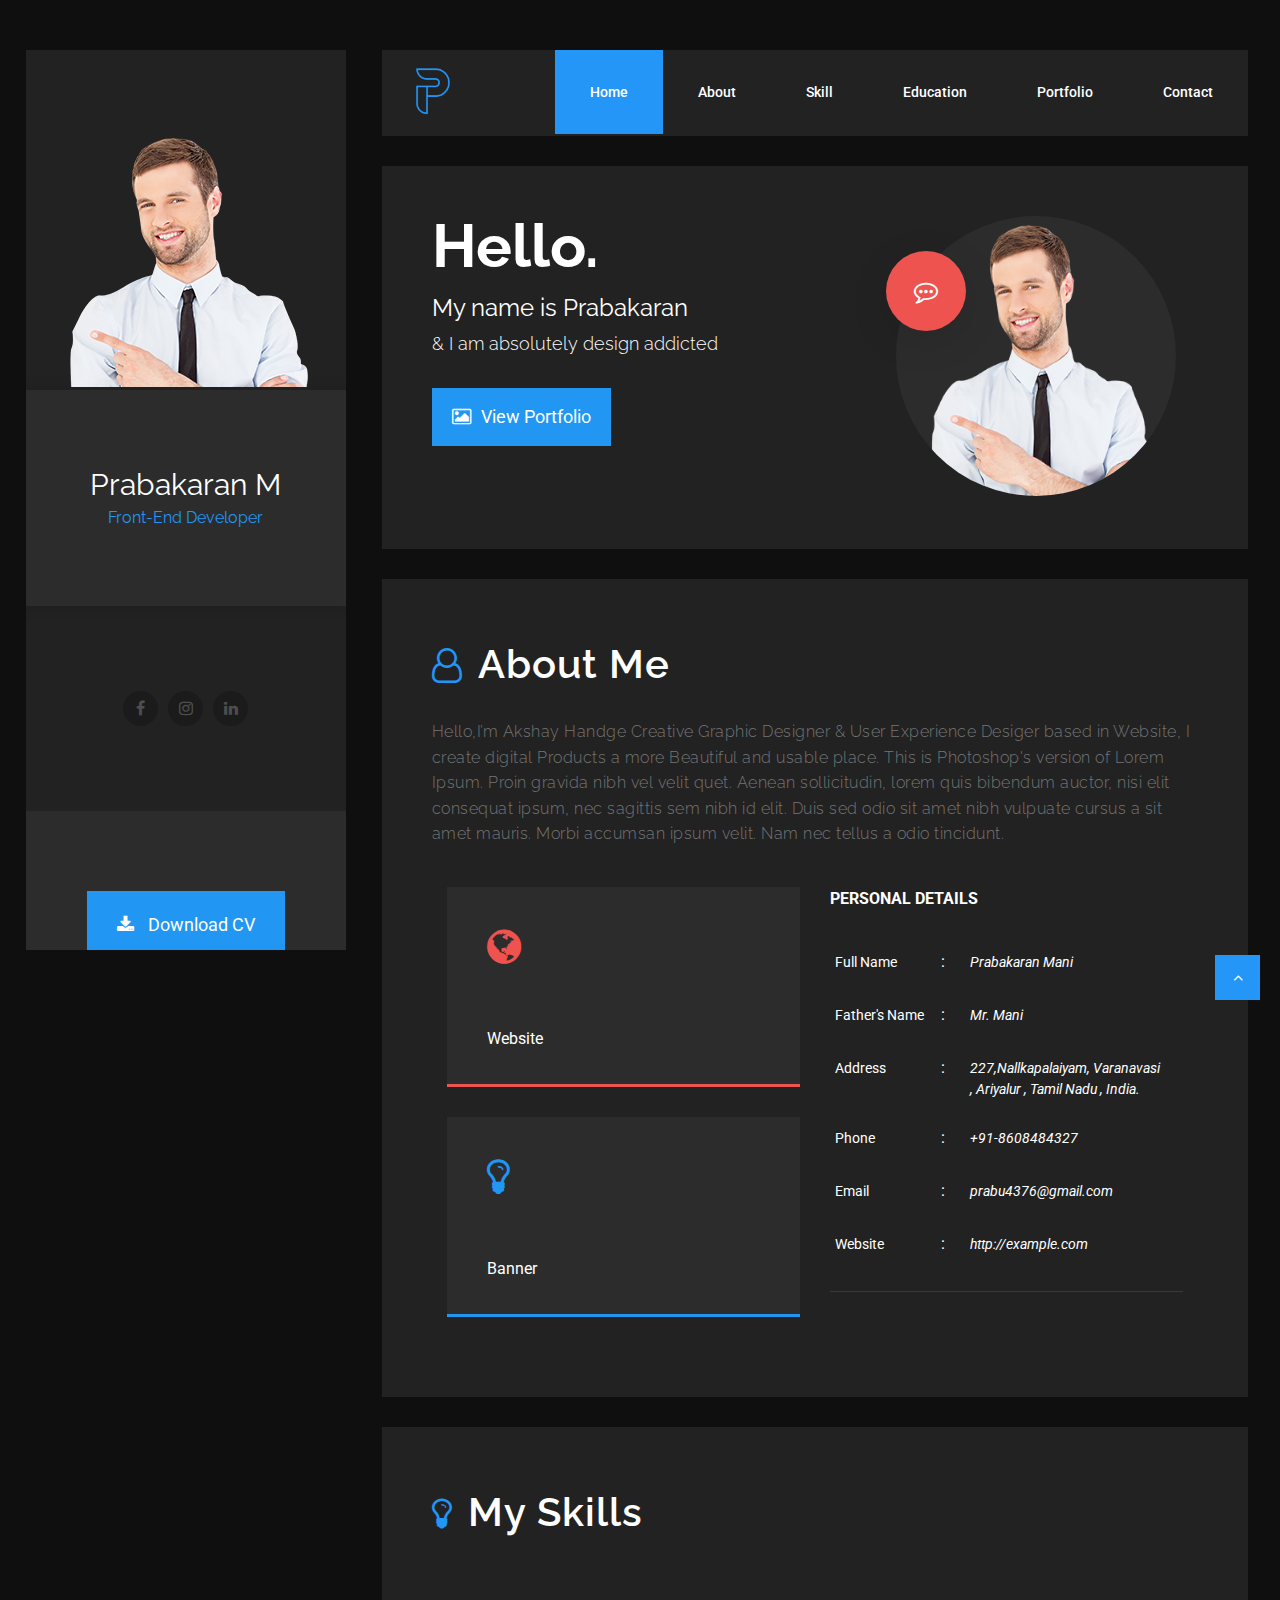
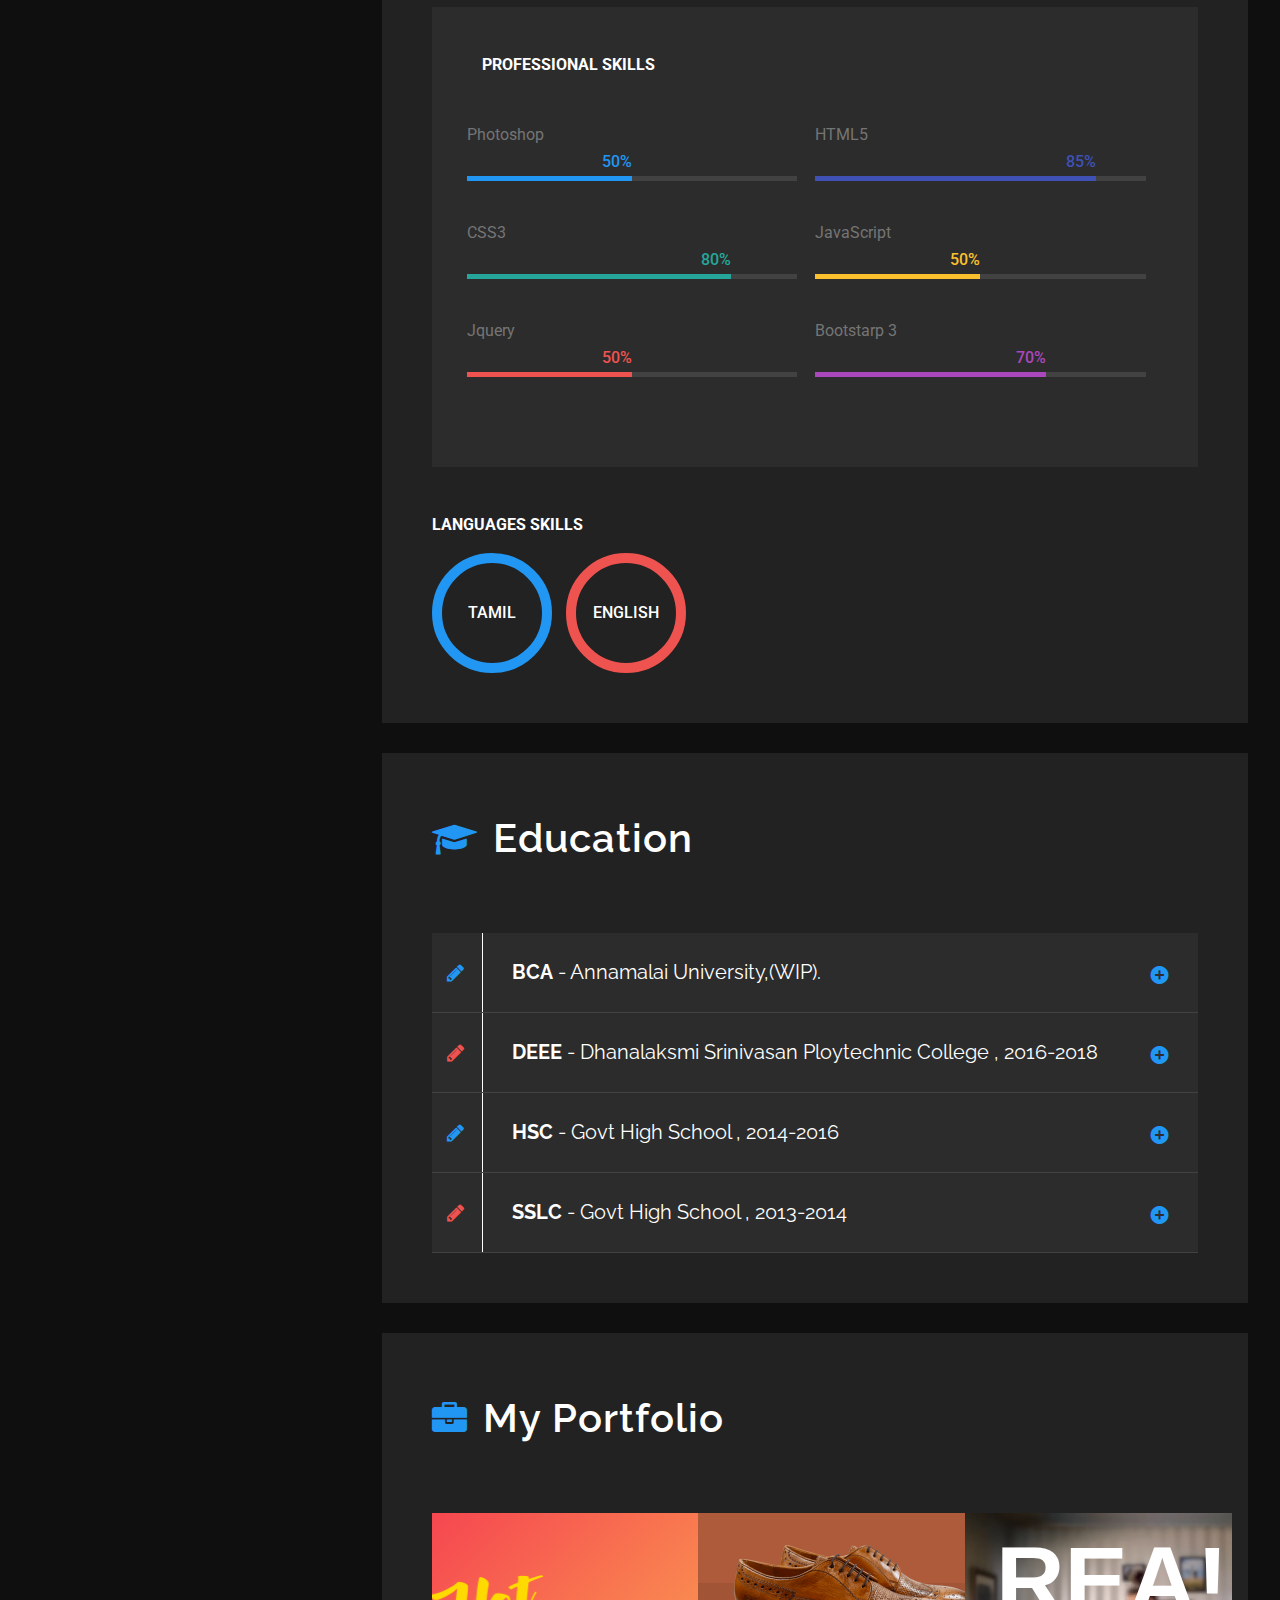
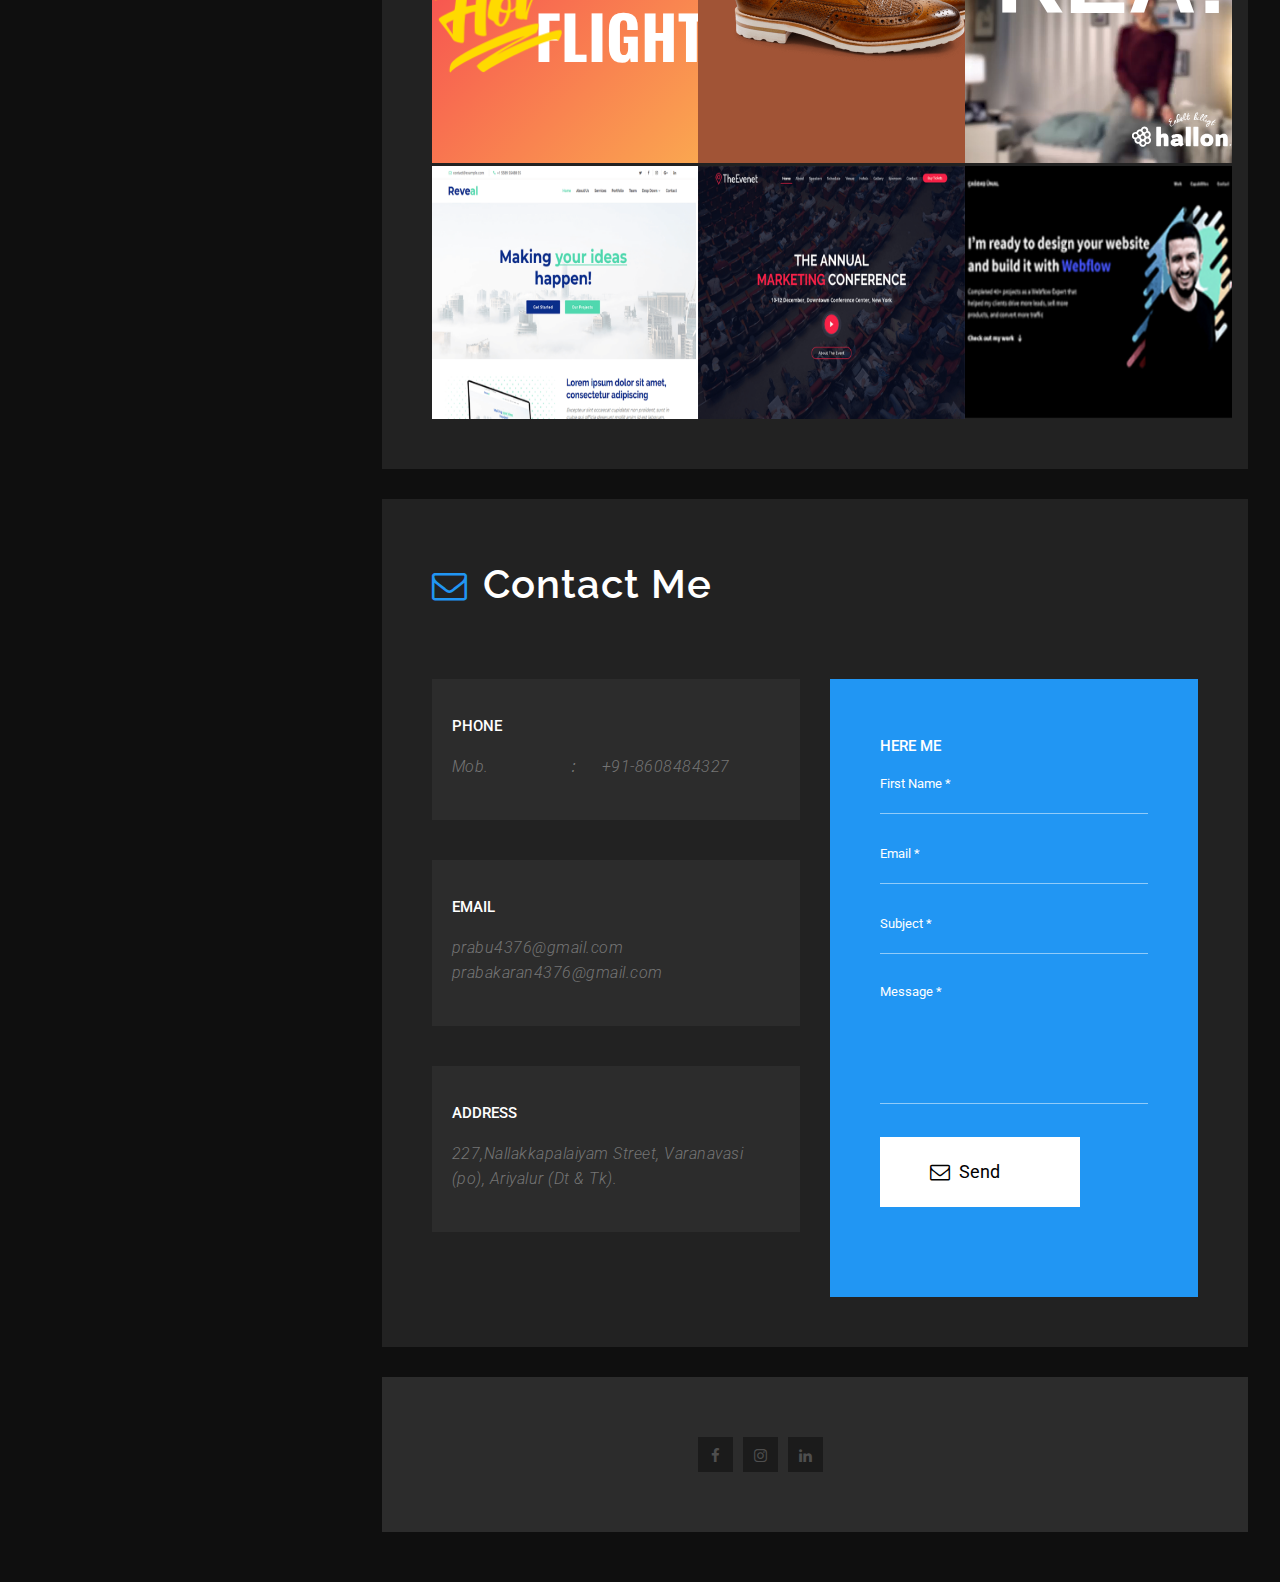
<file: index.html>
<!DOCTYPE html>
<html>
<head>
	<meta charset="utf-8">
    <meta http-equiv="X-UA-Compatible" content="IE=edge">
    <meta name="viewport" content="width=device-width, initial-scale=1">

	<title>My-Portfolio</title>

	<!-- Font-Family -->
	<link href="https://fonts.googleapis.com/css?family=Raleway:300,400,700&display=swap" rel="stylesheet">
	<link href="https://fonts.googleapis.com/css?family=Roboto:400,500,700&display=swap" rel="stylesheet">
	<!-- Fontawesome -->
	<link rel="stylesheet" href="https://cdnjs.cloudflare.com/ajax/libs/font-awesome/4.7.0/css/font-awesome.min.css">

	<!-- css include -->	
	<link rel="stylesheet" type="text/css" href="css/reset.css">
	<link rel="stylesheet" type="text/css" href="css/grid.css">
	<link rel="stylesheet" type="text/css" href="css/style.css">
	<link rel="stylesheet" type="text/css" href="css/responsive.css">
</head>
<body>
	<!-- Header-Section -->
	<header class="header_section" id="header">
		<div class="container">
			<div class="row">
				<div class="col-lg-4 col-xl-4 col-md-4">
					<div class="logo">
						<a href="#"><img src="images/logo.png" alt="logo" ></a>
					</div>
				</div>
				<div class="col-lg-8 col-xl-8">
					<nav class="manu_bar">
						<ul>
							<li><a href="#" class="active">Home</a></li>
							<li><a href="#about-section">About</a></li>
							<li><a href="#skill-section">Skill</a></li>
							<li><a href="#edu-section">Education</a></li>
							<li><a href="#portfolio-section">Portfolio</a></li>
							<li><a href="#contact-section">Contact</a></li>
						</ul>
					</nav>
				</div>
			</div>
		</div>
	</header>

	<!-- Total-Section -->
	<section class="total_section" id="total-section">
		<div class="row mar-0">
			<div class="left_part  col-lg-3 padd-0 col-md-3">
				<div class="row mar-0">
					<div class="left_details">
						<div class="my_img">
							<img src="images/my_img.png" alt="my-img">
						</div>
						<div class="user_detail">
							<h1>Prabakaran M</h1>
							<h4><strong>Front-End Developer</strong></h4>
						</div>
						<div class="social_details">
							<ul>
								<li><a href="https://www.facebook.com" target="_blank"><i class="fa fa-facebook" aria-hidden="true"></i></a></li>
								<li><a href="https://www.instagram.com" target="_blank"><i class="fa fa-instagram" aria-hidden="true"></i></a></li>
								<li><a href="https://in.linkedin.com/" target="_blank"><i class="fa fa-linkedin" aria-hidden="true"></i></a></li>
								<div class="clearfix"></div>
							</ul>
						</div>
						<div class="cv_btn">
							<a href="resume.pdf" target="_blank"><i class="fa fa-download" aria-hidden="true"></i> download CV
	                		</a>
						</div>
					</div>
				</div>	
			</div>
			<div class="right_part col-lg-9 padd-0 col-md-9">
				<div class="right_section">
					<div class="row mar-0">

						<div class="col-lg-12  2  padd-0" id="inner_menu">
							<div class="container">
								<div class="row mar-0">
									<div class="col-lg-2  col-md-2 padd-0 col-xs-3">
										<div class="logo">
											<a href="#"><img src="images/logo.png" alt="logo"></a>
										</div>
									</div>
									<div class="col-lg-10 col-md-10 padd-0 col-xs-9">
										<nav class="manu_bar" id="menu-bar">
											<div class="my_img_mobile">
												<img src="images/my_img_2.png" alt="my-img">
												<h2>Prabakaran Mani</h2>
												<a href="resume.pdf" target="_blank">Download CV</a>
											</div>
											<ul>
												<li><a href="#" class="active">Home</a></li>
												<li><a href="#about-section" >About</a></li>
												<li><a href="#skill-section">Skill</a></li>
												<li><a href="#edu-section">Education</a></li>
												<li><a href="#portfolio-section">Portfolio</a></li>
												<li><a href="#contact-section">Contact</a></li>
												<li>
													<a href="#" id="search-btn"><i class="fa fa-search" aria-hidden="true"></i>
													<input type="text" name="text" placeholder="search.." class="in_box" id="in-box">
													</a>
												</li>
											</ul>
										</nav>
										<div class="menu_icon"  id="menu-btn">
										  <div class="bar1"></div>
										  <div class="bar2"></div>
										  <div class="bar3"></div>
										</div>
									</div>
								</div>	
							</div>		
						</div>

						<div class="col-lg-12 padd-0 col-md-12">
							<div class=" banner_section" id="banner-section">
								<div class="container">
									<div class="item-1" id="item-1" >
										<div class="row">
											<div class="col-lg-6 col-xs-12 col-md-7 col-sm-6">
												<div class="my_details">
													<h1>hello.</h1>
													<h3>My name is Prabakaran <br><small>& I am absolutely design addicted</small></h3>
													<a href="resume.pdf" target="_blank"><i class="fa fa-picture-o" aria-hidden="true"></i>view portfolio</a>
												</div>
											</div>
											<div class="col-lg-6  col-md-5 col-sm-6">
												<div class="my_img_part">
													<img src="images/my_img_2.png" alt="my-img">
													<a href="#"><i class="fa fa-commenting-o" aria-hidden="true"></i></a>
												</div>
											</div>
										</div>	
									</div>
								</div>	
							</div>	

							<div class="about_section" id="about-section">
								<div class="container">
									<div class="page_title">
										<h2><i class="fa fa-user-o" aria-hidden="true"></i>About Me</h2>
										<p>Hello,I’m Akshay Handge Creative Graphic Designer & User Experience Desiger based in Website, I create digital Products a more Beautiful and usable place. This is Photoshop's version of Lorem Ipsum. Proin gravida nibh vel velit quet. Aenean sollicitudin, lorem quis bibendum auctor, nisi elit consequat ipsum, nec sagittis sem nibh id elit. Duis sed odio sit amet nibh vulpuate cursus a sit amet mauris. Morbi accumsan ipsum velit. Nam nec tellus a odio tincidunt.</p>
									</div>
									<div class="about_inner">
										<div class="row mar-0">										
											<div class=" col-lg-6 col-xs-12 col-md-6 col-sm-6">
												<div class="item">
													<i class="fa fa-globe" aria-hidden="true" id="img_logo"></i>
													<span class="service-name">website</span>
													<div class="inner_text">
														<a href="#"><i class="fa fa-plus" aria-hidden="true" ></i></a>
													</div>
												</div>
												<div class="item">
													<i class="fa fa-lightbulb-o" aria-hidden="true" id="img_logo"></i>
													<span class="service-name">banner</span>
													<div class="inner_text">
														<a href="#"><i class="fa fa-plus" aria-hidden="true" ></i></a>
													</div>
												</div>
											</div>	
											<div class="col-lg-6  col-xs-12 col-md-6 col-sm-6">
												<div class="personal_details">
													<h3>personal details</h3>
													<table>
														<tbody>
															<tr>
						                                        <td class="wd-30">Full Name</td>
						                                        <td class="wd-10">:</td>
						                                        <td class="wd-60">prabakaran mani</td>
						                                    </tr>
						                                    <tr>
						                                        <td class="wd-30">Father's Name</td>
						                                        <td class="wd-10">:</td>
						                                        <td class="wd-60">Mr. mani</td>
						                                    </tr>
						                                    <tr>
						                                        <td class="wd-30">Address</td>
						                                        <td class="wd-10">:</td>
						                                        <td class="wd-60">227,nallkapalaiyam, varanavasi , ariyalur , tamil nadu , india.</td>
						                                    </tr>
						                                    <tr>
						                                        <td class="wd-30">Phone</td>
						                                        <td class="wd-10">:</td>
						                                        <td class="wd-60">+91-8608484327</td>
						                                    </tr>
						                                    <tr>
						                                        <td class="wd-30">Email</td>
						                                        <td class="wd-10">:</td>
						                                        <td class="wd-60 low_case">prabu4376@gmail.com</td>
						                                    </tr>
						                                    <tr>
						                                        <td class="wd-30">Website</td>
						                                        <td class="wd-10">:</td>
						                                        <td class="wd-60 low_case">http://example.com</td>
						                                    </tr>
														</tbody>
													</table>
												</div>
											</div>									
										</div>	
									</div>	
								</div>	
							</div>

							<div class="skill_section" id="skill-section">
								<div class="container">
									<div class="page_title">
										<h2><i class="fa fa-lightbulb-o" aria-hidden="true"></i>my skills</h2>
									</div>

									<div class="my_skills_part">
										<h3>professional skills</h3>
										<div class="row">
											<div class=" col-lg-6 col-xs-12 col-sm-6 col-md-6">
												<div class="item">
													<div class="row">
														<div class="col-lg-4  padd-rt-0 col-xs-12 ">
															<h4>Photoshop</h4>
														</div>
														<div class="col-lg-8  padd-lt-0 col-xs-12">
															<div class="prograss">
																<div class="bg-color bg-1"></div>
																<span class="value-1">50%</span>
															</div>														
														</div>
													</div>
												</div>
											</div>
											<div class=" col-lg-6 col-xs-12 col-sm-6 col-md-6">
												<div class="item">
													<div class="row">
														<div class="col-lg-4  col-xs-12 padd-rt-0">
															<h4>HTML5</h4>
														</div>
														<div class="col-lg-8   col-xs-12 padd-lt-0">
															<div class="prograss">
																<div class="bg-color bg-2"></div>
																<span class="value-2">85%</span>
															</div>														
														</div>
													</div>
												</div>
											</div>
											<div class=" col-lg-6 col-xs-12 col-sm-6  col-md-6">
												<div class="item">
													<div class="row">
														<div class="col-lg-4  col-xs-12 padd-rt-0">
															<h4>CSS3</h4>
														</div>
														<div class="col-lg-8  col-xs-12 padd-lt-0">
															<div class="prograss">
																<div class="bg-color bg-3"></div>
																<span class="value-3">80%</span>
															</div>														
														</div>
													</div>
												</div>
											</div>
											<div class=" col-lg-6 col-xs-12 col-sm-6 col-md-6">
												<div class="item">
													<div class="row">
														<div class="col-lg-4  col-xs-12 padd-rt-0">
															<h4>javaScript</h4>
														</div>
														<div class="col-lg-8  col-xs-12 padd-lt-0">
															<div class="prograss">
																<div class="bg-color bg-4"></div>
																<span class="value-4">50%</span>
															</div>														
														</div>
													</div>
												</div>
											</div>
											<div class=" col-lg-6 col-xs-12 col-sm-6 col-md-6">
												<div class="item">
													<div class="row">
														<div class="col-lg-4  col-xs-12 padd-rt-0">
															<h4>jquery</h4>
														</div>
														<div class="col-lg-8  col-xs-12 padd-lt-0">
															<div class="prograss">
																<div class="bg-color bg-5"></div>
																<span class="value-5">50%</span>
															</div>														
														</div>
													</div>
												</div>
											</div>
											<div class=" col-lg-6 col-xs-12 col-sm-6 col-md-6">
												<div class="item">
													<div class="row">
														<div class="col-lg-4  col-xs-12 padd-rt-0">
															<h4>bootstarp 3</h4>
														</div>
														<div class="col-lg-8  col-xs-12 padd-lt-0">
															<div class="prograss">
																<div class="bg-color bg-6"></div>
																<span class="value-6">70%</span>
															</div>														
														</div>
													</div>
												</div>
											</div>
										</div>
									</div>

									<div class="lang_skills_sec">
										<div class="row">
											<div class=" col-lg-12 col-md-12">
												<div class="lt_item">
													<h3>LANGUAGES SKILLS</h3>
												</div>
												<div class="rt_item">
													<strong class="lt_bor">Tamil</strong>
													<strong class="rt_bor">English</strong>
												</div>
											</div>
										</div>
									</div>
								</div>	
							</div>

							<div class="education_section" id="edu-section">
								<div class="container">
									<div class="page_title">
										<h2><i class="fa fa-graduation-cap" aria-hidden="true"></i>Education</h2>
									</div>

									<div class="edu_cont">
										<div class="edu_list">
											<ul>
												<li>
													<button class="bar_part"><strong>BCA</strong> - Annamalai University,(WIP).</button>
													<div class="content contentHide">
														<p>
									                      Feugiat pretium nibh ipsum consequat. Tempus iaculis urna id volutpat lacus laoreet non curabitur gravida. Venenatis lectus magna fringilla urna porttitor rhoncus dolor purus non.
									                    </p>
									                </div>
												</li>
												<li>
													<button class="bar_part"><strong>DEEE</strong> - Dhanalaksmi Srinivasan Ploytechnic College , 2016-2018 </button>
													<div class="content">
														<p>			                      
								             			 I have done my Course from Dhanalakshmi Srinivasan Ploytechnic College and secured 96%                    
									                    </p>
									                </div>
												</li>
												<li>
													<button class="bar_part"><strong>HSC</strong> - Govt High School , 2014-2016 </button>
													<div class="content">
														<p>I have done my schooling from Govt High School and secured 63%
								            
									                    </p>
									                </div>
												</li>
												<li>
													<button class="bar_part"><strong>SSLC</strong> - Govt High School , 2013-2014 </button>
													<div class="content">
														<p>                
								             				I have done my schooling from Govt High School and secured 82%.                    
									                    </p>
									                </div>
												</li>
											</ul>
										</div>
									</div>
								</div>	

							</div>

							<div class="portfolio_section" id="portfolio-section">
								<div class="container">
									<div class="page_title">
										<h2><i class="fa fa-briefcase" aria-hidden="true"></i>My Portfolio</h2>
									</div>

									<div class="portfolio_inner">
										<div class="row mar-0">
											<div class="col-lg-4 col-sm-6 col-md-6 padd-0 col-xs-12">
												<div class="item">
													<div class="img_part">
														<iframe src="portfolio/1-banner-animation/index.html" ></iframe>
														<!-- <a href="#"><img src="images/img-1.jpg" alt="port"> -->
													</div>
													<div class="hover_item">
														<a href="portfolio/1-banner-animation/index.html" target="_blank"><i class="fa fa-plus" aria-hidden="true"></i></a>
													</div>
												</div>
											</div>
											<div class="col-lg-4 col-sm-6 col-md-6 padd-0 col-xs-12">
												<div class="item">
													<div class="img_part">
														<iframe src="portfolio/2-banner-animation/index.html"></iframe> 
														<!-- <a href="#"><img src="images/img-2.jpg" alt="port"></a> -->
													</div>
													<div class="hover_item">
														<a href="portfolio/2-banner-animation/index.html"><i class="fa fa-plus" aria-hidden="true"></i></a>
													</div>
												</div>
											</div>
											<div class="col-lg-4 col-sm-6 col-md-6 padd-0 col-xs-12">
												<div class="item">
													<div class="img_part">
														<iframe src="portfolio/3-banner-animation/index.html"></iframe> 
													</div>
													<div class="hover_item">
														<a href="#"><i class="fa fa-plus" aria-hidden="true"></i></a>
													</div>
												</div>
											</div>

											<div class="col-lg-4 col-sm-6 col-md-6 padd-0 col-xs-12">
												<div class="item">
													<div class="img_part">
														<a href="#"><img src="images/one-page-3.png" alt="port"></a>
													</div>
													<div class="hover_item">
														<a href="portfolio/one-page-3/index.html" target="_blank"><i class="fa fa-plus" aria-hidden="true"></i></a>
													</div>
												</div>
											</div>

											<div class="col-lg-4 col-sm-6 col-md-6 padd-0 col-xs-12">
												<div class="item">
													<div class="img_part">
														<a href="#"><img src="images/one-page-2.png" alt="port"></a>
													</div>
													<div class="hover_item">
														<a href="portfolio/one-page-2/index.html" target="_blank"><i class="fa fa-plus" aria-hidden="true"></i></a>
													</div>
												</div>
											</div>

											<div class="col-lg-4 col-sm-6 col-md-6 padd-0 col-xs-12">
												<div class="item">
													<div class="img_part">
														<a href="#"><img src="images/one-page-1.png" alt="port"></a>
													</div>
													<div class="hover_item">
														<a href="portfolio/one-page-1/index.html" target="_blank"><i class="fa fa-plus" aria-hidden="true"></i></a>
													</div>
												</div>
											</div>
										</div>
									</div>
								</div>	
							</div>

							<div class="contact_section" id="contact-section">
								<div class="container">
									<div class="page_title">
										<h2><i class="fa fa-envelope-o" aria-hidden="true"></i>Contact Me</h2>
									</div>

									<div class="contact_inner">
										<div class="row">
											<div class="col-lg-6 col-sm-6">
												<div class="item">
													<h4>phone</h4>
													<ul>
														<li>
															<p><span>Mob.</span>+91-8608484327</p>
														</li>
													</ul>
												</div>
												<div class="item">
													<h4>EMAIL</h4>
													<ul>
														<li>
															<p>prabu4376@gmail.com</p>
															<p>prabakaran4376@gmail.com</p>
														</li>
													</ul>
												</div>
												<div class="item">
													<h4>ADDRESS</h4>
													<ul>
														<li>
															<p>227,Nallakkapalaiyam Street, Varanavasi (po), Ariyalur (Dt & Tk).</p>
														</li>
													</ul>
												</div>
											</div>
											<div class="col-lg-6 col-sm-6">
												<div class="contact_form">
													<div class="coctact_title">
															<h4>HERE ME</h4>
														</div>
													<form>													
														<div class="box">
															<input type="text" name="text" placeholder="First Name *">
														</div>
														<div class="box">
															<input type="text" name="text" placeholder="Email *">
														</div>
														<div class="box">
															<input type="text" name="text" placeholder="Subject *">
														</div>
														<div class="box">
															<textarea placeholder="Message *"></textarea>
														</div>
														<div class="box box_lt">									
															<input type="submit" value="Send" id="submit_btn">
														</div>
													</form>
												</div>
											</div>
										</div>
									</div>
								</div>	
							</div>

							<div class="footer_section">
								<div class="container">
									<div class="row">
										<div class="footer_icon">
											<ul>
												<li><a href="https://www.facebook.com" target="_blank"><i class="fa fa-facebook" aria-hidden="true"></i></a></li>
												<li><a href="https://www.instagram.com" target="_blank"><i class="fa fa-instagram" aria-hidden="true"></i></a></li>
												<li><a href="https://in.linkedin.com/" target="_blank"><i class="fa fa-linkedin" aria-hidden="true"></i></a></li>
												<div class="clearfix"></div>
											</ul>
										</div>
									 </div>
								</div>
							</div>

							<div class="top_arrow">
								<a href="#total-section" id="bottom-top"><i class="fa fa-angle-up" aria-hidden="true"></i></a>
							</div>

						</div>	
					</div>
				</div>		
			</div>	
		</div>	
	</section>

	

	<script type="text/javascript" src="js/main.js"></script>
</body>	
</html>
</file>
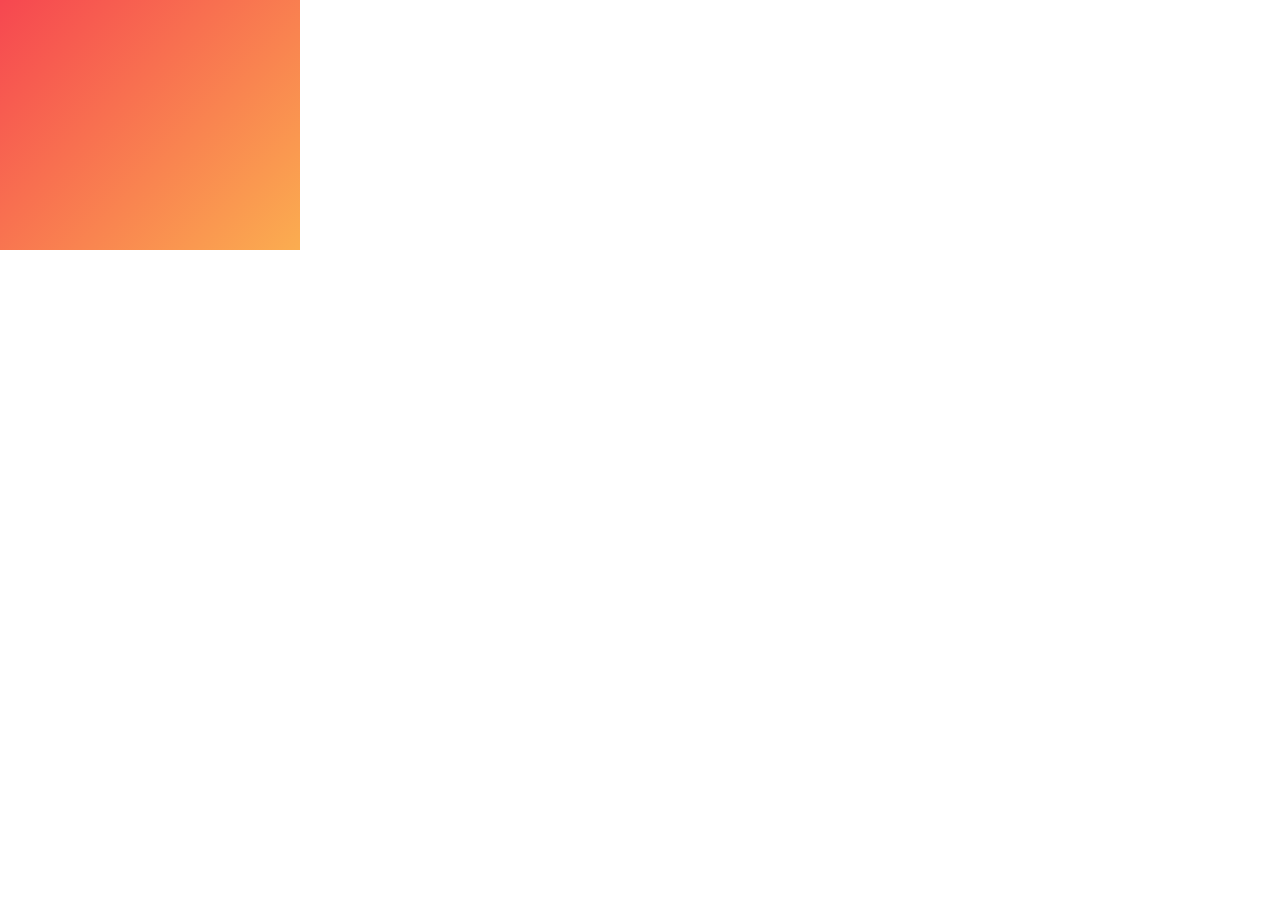
<file: portfolio/1-banner-animation/index.html>
<!DOCTYPE html>
<html lang="en">
<head>
    <meta charset="UTF-8">
    <meta name="viewport" content="width=device-width, initial-scale=1.0">
    <meta http-equiv="X-UA-Compatible" content="ie=edge">
    <title>1-Banner-Animation</title>

    <link href="https://fonts.googleapis.com/css?family=Raleway:300,400,500,600,700,800,900&display=swap" rel="stylesheet">
    <link href="https://fonts.googleapis.com/css?family=Oswald:200,300,400,500,600,700&display=swap" rel="stylesheet">
    
    <link rel="stylesheet" href="css/reset.css">
    <link rel="stylesheet" href="css/style.css">
    <link rel="stylesheet" href="css/animation.css">
    
</head>
<body>
    <div class="ad-wrapper">

        <div class="slide-1" id="slide-1">

            <div class="animate-1" id="animate-1">
                <img src="images/aero-with-line-from-right.png" alt="aero-with-line-from-right">
            </div>
            <div class="animate-2" id="animate-2">
                <img src="images/hot.png" alt="hot">
            </div>
            <div class="animate-3" id="animate-3">FLIGHTS</div>
            <div class="animate-4" id="animate-4">
                <img src="images/aero-with-line.png" alt="aero-with-line">
            </div>

        </div>

        <div class="slide-2" id="slide-2" >

            <div class="animate-5" id="animate-5"><img src="images/virgin-logo.png" alt="virgin-logo"></div>
            <div class="animate-6" id="animate-6">50% <br><span>Ends 30 June</span></div>
            <div class="animate-7" id="animate-7"><img src="images/aeroplane.png" alt="aeroplane"></div>
            <div class="animate-8" id="animate-8">SFO <br><span>San Francisco</span></div>
            <div class="animate-9" id="animate-9"><a href="#">Book Now <i class="fa fa-long-arrow-right" aria-hidden="true"></i></a></div>

        </div>
    </div>


    <script src="js/main.js"></script>
</body>
</html>
</file>
<file: portfolio/2-banner-animation/index.html>
<!DOCTYPE html>
<html lang="en">
<head>
    <meta charset="UTF-8">
    <meta name="viewport" content="width=device-width, initial-scale=1.0">
    <meta http-equiv="X-UA-Compatible" content="ie=edge">
    <title>3-Banner-Animation</title>


    <link href="https://fonts.googleapis.com/css?family=Oswald:200,300,400,500,600,700&display=swap" rel="stylesheet">
    <link href="https://fonts.googleapis.com/css?family=Montserrat:400,700&display=swap" rel="stylesheet">

    <!-- Css  -->
    <link rel="stylesheet" href="css/reset.css">
    <link rel="stylesheet" href="css/style.css">
    <link rel="stylesheet" href="css/animation.css">  

</head>
<body>
    
    <section class="banner_section">
        <div class="slide-1">
            <img src="images/shoe-1.png" class="shoe-1" id="shoe-1" alt="shoe-1">
            <h1 class="head" id="head">luxury</h1>
            <h2 class="rt_1 rt_text" id="rt-1">quality</h2>
            <h2 class="rt_2 rt_text" id="rt-2">shoes</h2>
            <h2 class="rt_3 rt_text" id="rt-3">for men</h2>
            <p class="para" id="para">CLASSIC TAN BABY CROCO PERFO TORTORA CRIP WHITE</p>
            <div class="bg-color" id="bg-color"></div>
        </div>
        <div class="slide-2" id="slide-2">
            <img src="images/shoe-2.png" class="shoe-2 " id="shoe-2" alt="shoe-2">
            <h1 class="head-2" id="head-2">25%</h1>
            <p class="para-2" id="para-2">Get Your First <br> Order With Up <br>To 25% Discount</p>
            <a href="#" class="btn" id="btn">show now</a>
        </div>
    </section>
    
    <script src="js/main.js"></script>
</body>
</html>
</file>
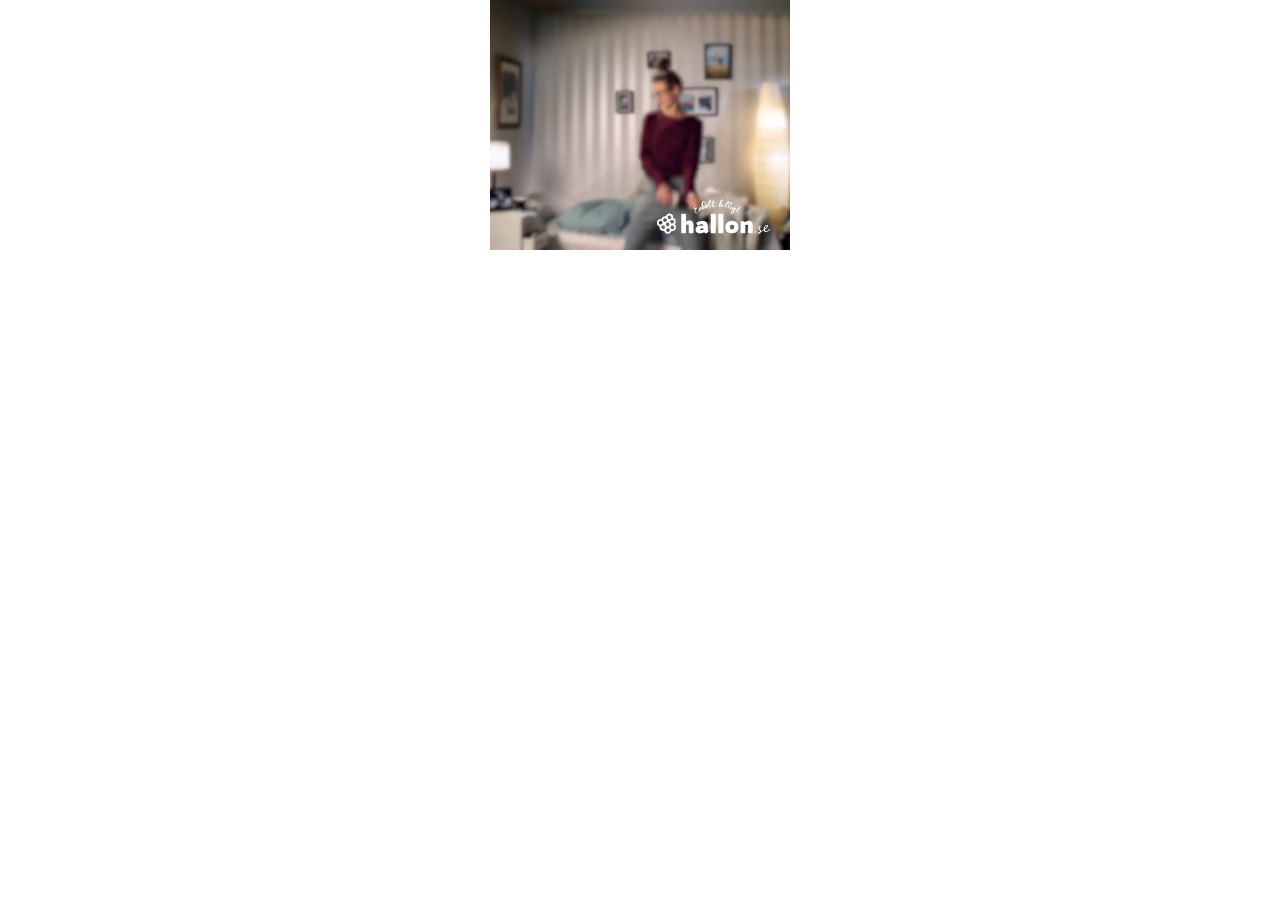
<file: portfolio/3-banner-animation/index.html>
<!DOCTYPE html>
<html lang="en">
<head>
	<meta charset="utf-8">
	<meta name="viewport" content="width=device-width,initial-scale=1.0" >
	<meta http-equiv="X-UA-Compatible" content="IE=edge">
	<meta name="HandheldFriendly" content="true">
	<title>6-banner-animation</title>

	<link rel="stylesheet" href="https://fonts.googleapis.com/css?family=Source+Sans+Pro:300,regular,600,700,900;subset=latin,latin-ext" media="all">
	
	<link rel="stylesheet" type="text/css" href="css/reset.css">
	<link rel="stylesheet" type="text/css" href="css/style.css">
		
</head>
<body>
		<div class="banner_section">

			<video autoplay="" loop="" class="video_part" >
				<source class="source" src="images/video.mp4" type="video/mp4">
			</video>	

			<div class="item">
				<h1 class="head" id="head">REA!</h1>
				<p class="para" id="para">
					För julpanka fyndjägare.<br><span>Byt abonnemang när du vill.</span>
				</p>
				<a href="#" class="btn" id="link-btn">Läs mer</a>
			</div>

			<div class="img_part">
				<img src="images/icon-1.svg" alt="" class="icon-1" id="icon-1" />
				<img src="images/icon-2.svg" alt="" class="icon-2" id="icon-2" />
			</div>

			<div class="logo">
				<img src="images/logo.svg" alt="logo" >
			</div>
		</div>

		<script src="js/main.js"></script>
</body>
</html>
</file>
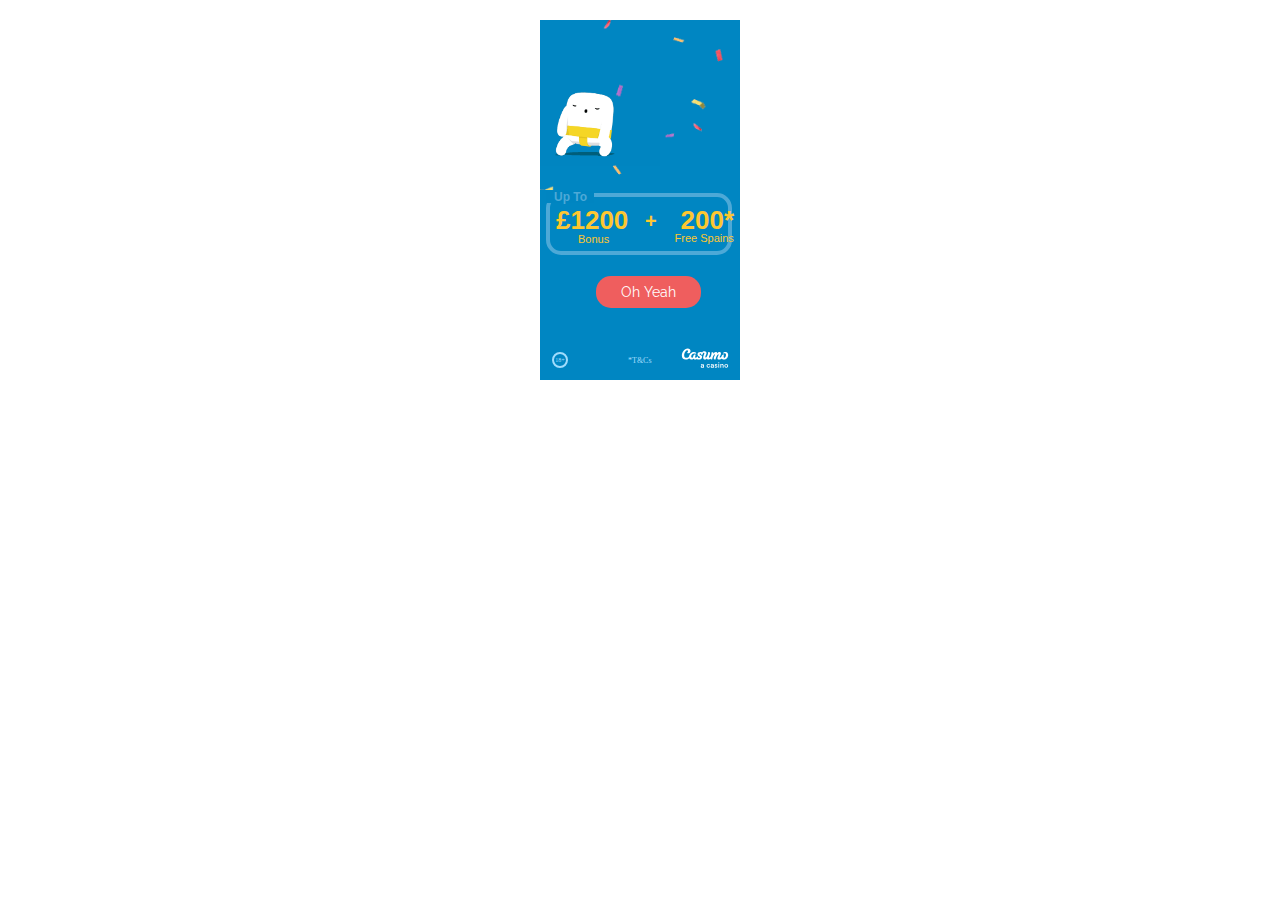
<file: portfolio/4-banner_-animation/index.html>
<!DOCTYPE html>
<html lang="en">
<head>
    <meta charset="UTF-8">
    <meta name="viewport" content="width=device-width, initial-scale=1.0">
    <meta http-equiv="X-UA-Compatible" content="ie=edge">
    <title>4-Banner-Animation</title>

     <link href="https://fonts.googleapis.com/css?family=Raleway:300,400,500,600,700&display=swap" rel="stylesheet">

    <link rel="stylesheet" href="css/reset.css">
    <link rel="stylesheet" href="css/style.css">

   

</head>
<body>
   
    <section class="slider_section">
        <div class="slide-1">
            <img src="images/ready-to-party.gif" alt="ready-to-party.gif" class="mov_img">
            <h2 class="head head-animation">Ready to <br> partay?</h2>

            <div class="num_part">
                <div class="lt_text">£1200 <br> <span>Bonus</span></div>
                <div class="center_text">+</div>
                <div class="rt_text">200* <br> <span> Free Spains </span> </div>
                <a href="#" class="btn">Oh Yeah</a>
                <h3 class="up_to">Up To</h3>
            </div>
            <div class="btm_part">
                <div class="btm_left">18+</div>
                <div class="btm_center">*T&Cs</div>
                <div class="btm_right"><a href="#"><img src="images/logo.svg" alt="logo"></a></div>
            </div>
        </div>
    </section>
</body>
</html>
</file>
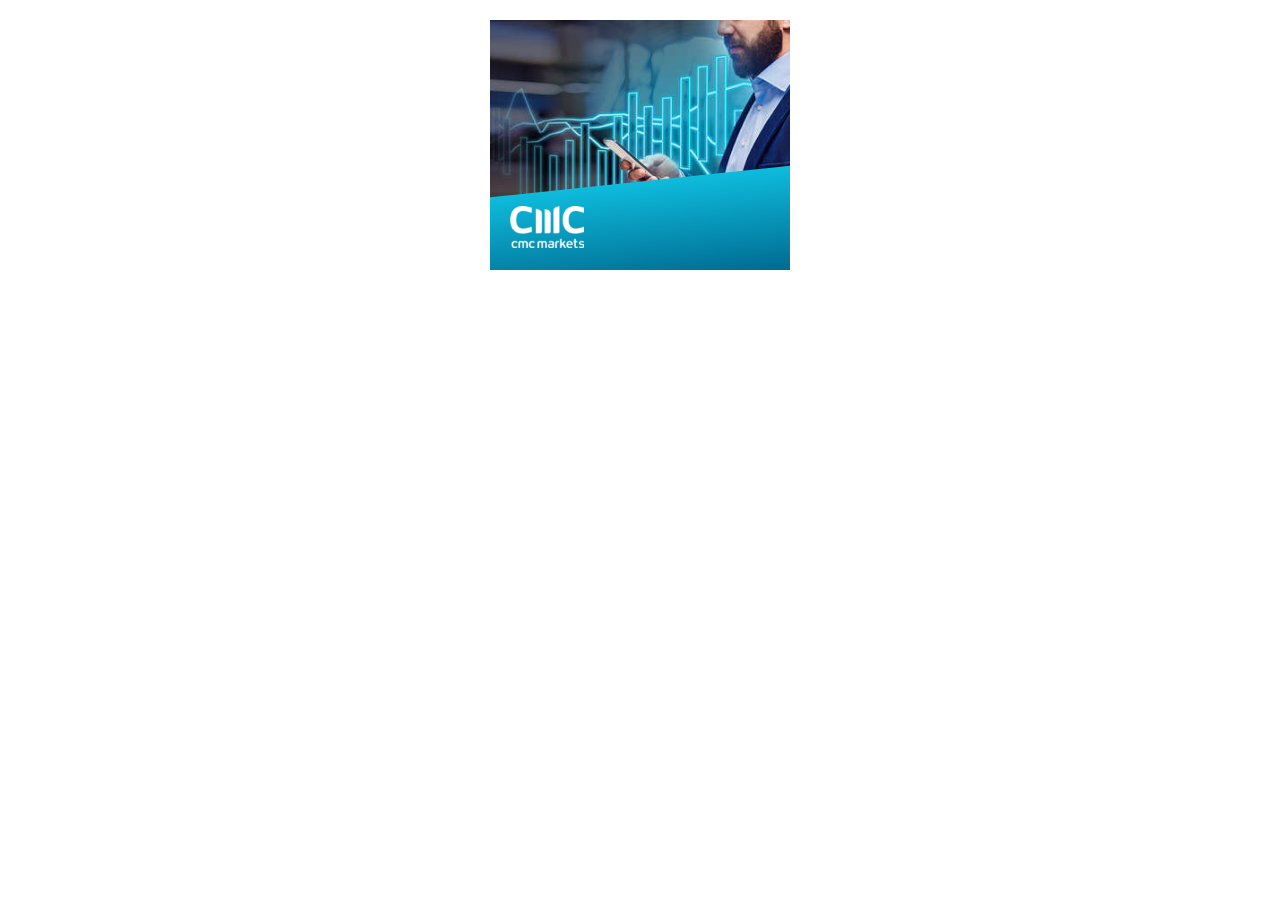
<file: portfolio/5-banner-animation/index.html>
<!DOCTYPE html>
<html lang="en">
<head>
    <meta charset="UTF-8">
    <meta name="viewport" content="width=device-width, initial-scale=1.0">
    <meta http-equiv="X-UA-Compatible" content="ie=edge">
    <title>5-Banner-Animation</title>

    <link href="https://fonts.googleapis.com/css?family=Montserrat:300,400,500,600&display=swap" rel="stylesheet">
    <link rel="stylesheet" href="https://cdnjs.cloudflare.com/ajax/libs/font-awesome/4.7.0/css/font-awesome.min.css">
    
    <link rel="stylesheet" href="css/reset.css">
    <link rel="stylesheet" href="css/style.css">
    <link rel="stylesheet" href="css/animation.css">

    
</head>
<body>
   
    <section class="slider_section">
        <div class="slide-1">
            <h1 class="head-1" id="head-1">Never miss <br>an opportunity</h1>
            <h1 class="head-2" id="head-2">Trande <br>anytime anywhere</h1>
            <div class="slide-1-inner">
                <img src="images/cmc-white-small.png" alt="cmc-white-small.png">
            </div>

            <div class="item1" id="item-1">
                <img src="images/cmc-glow-icons.png" alt="cmc-glow-icons.png" class="icon1" id="icon-1">
                <h2 class="inner_text_1" id="text-1">Customisable <br> to suit your <br> trading style</h2>
                <img src="images/cmc-glow-icons-bell.png" alt="cmc-glow-icons-bell.png" class="icon2" id="icon-2">
                <h2 class="inner_text_2" id="text-2">Stay informad <br> with instant <br> notifications </h2> 
            </div>
        </div>
        <div class="slide-2" id="slide-2">
            <a href="#" class="btn">Download the app now</a>
            <p class="detail_part">Spread betting | CFDs FX | Digital 100s</p>
            <div class="btm_logo">
                <img src="images/cmc-white-small.png" alt="cmc-white-small" class="ft_logo">
                <img src="images/text_img.png" alt="text_img" class="sec_logo">
                <p class="para">Losses can <br> exceed desposits</p>
            </div>
        </div>
    </section>


    <script src="js/main.js"></script>
</body>
</html>
</file>
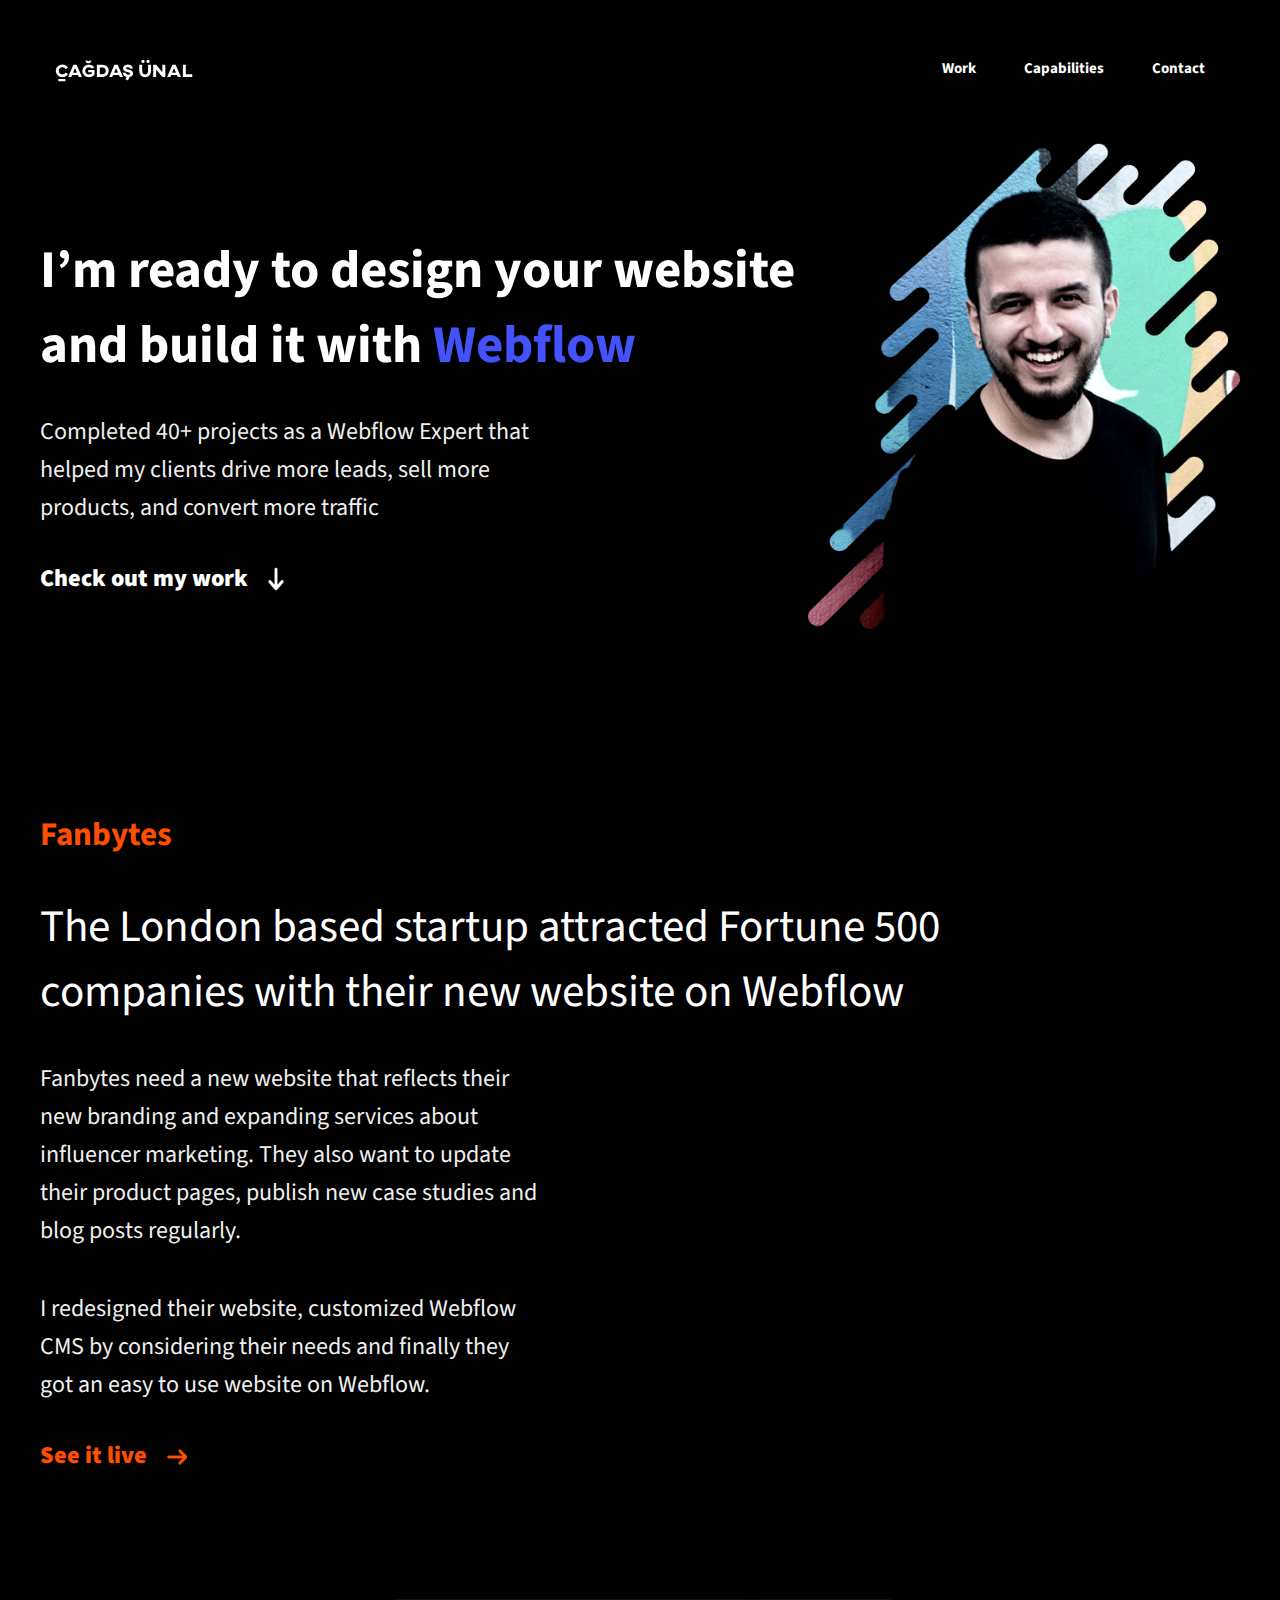
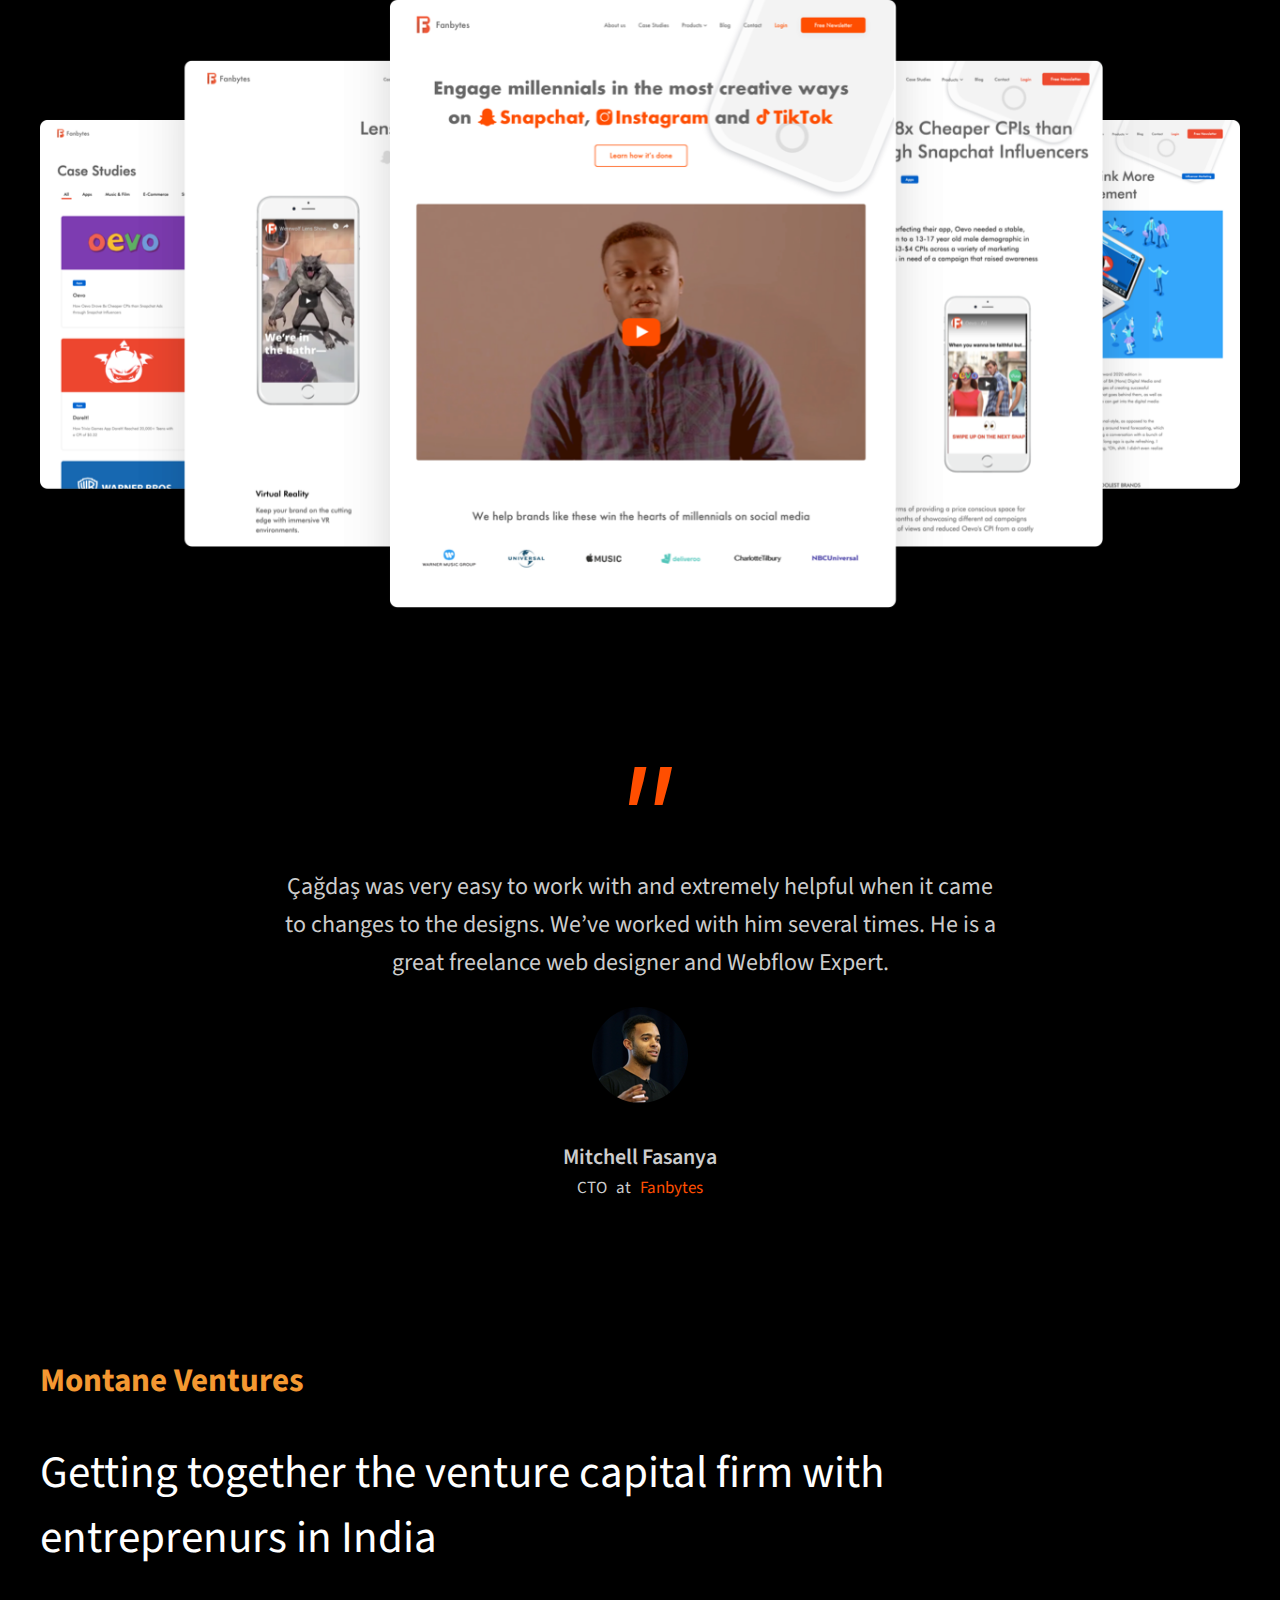
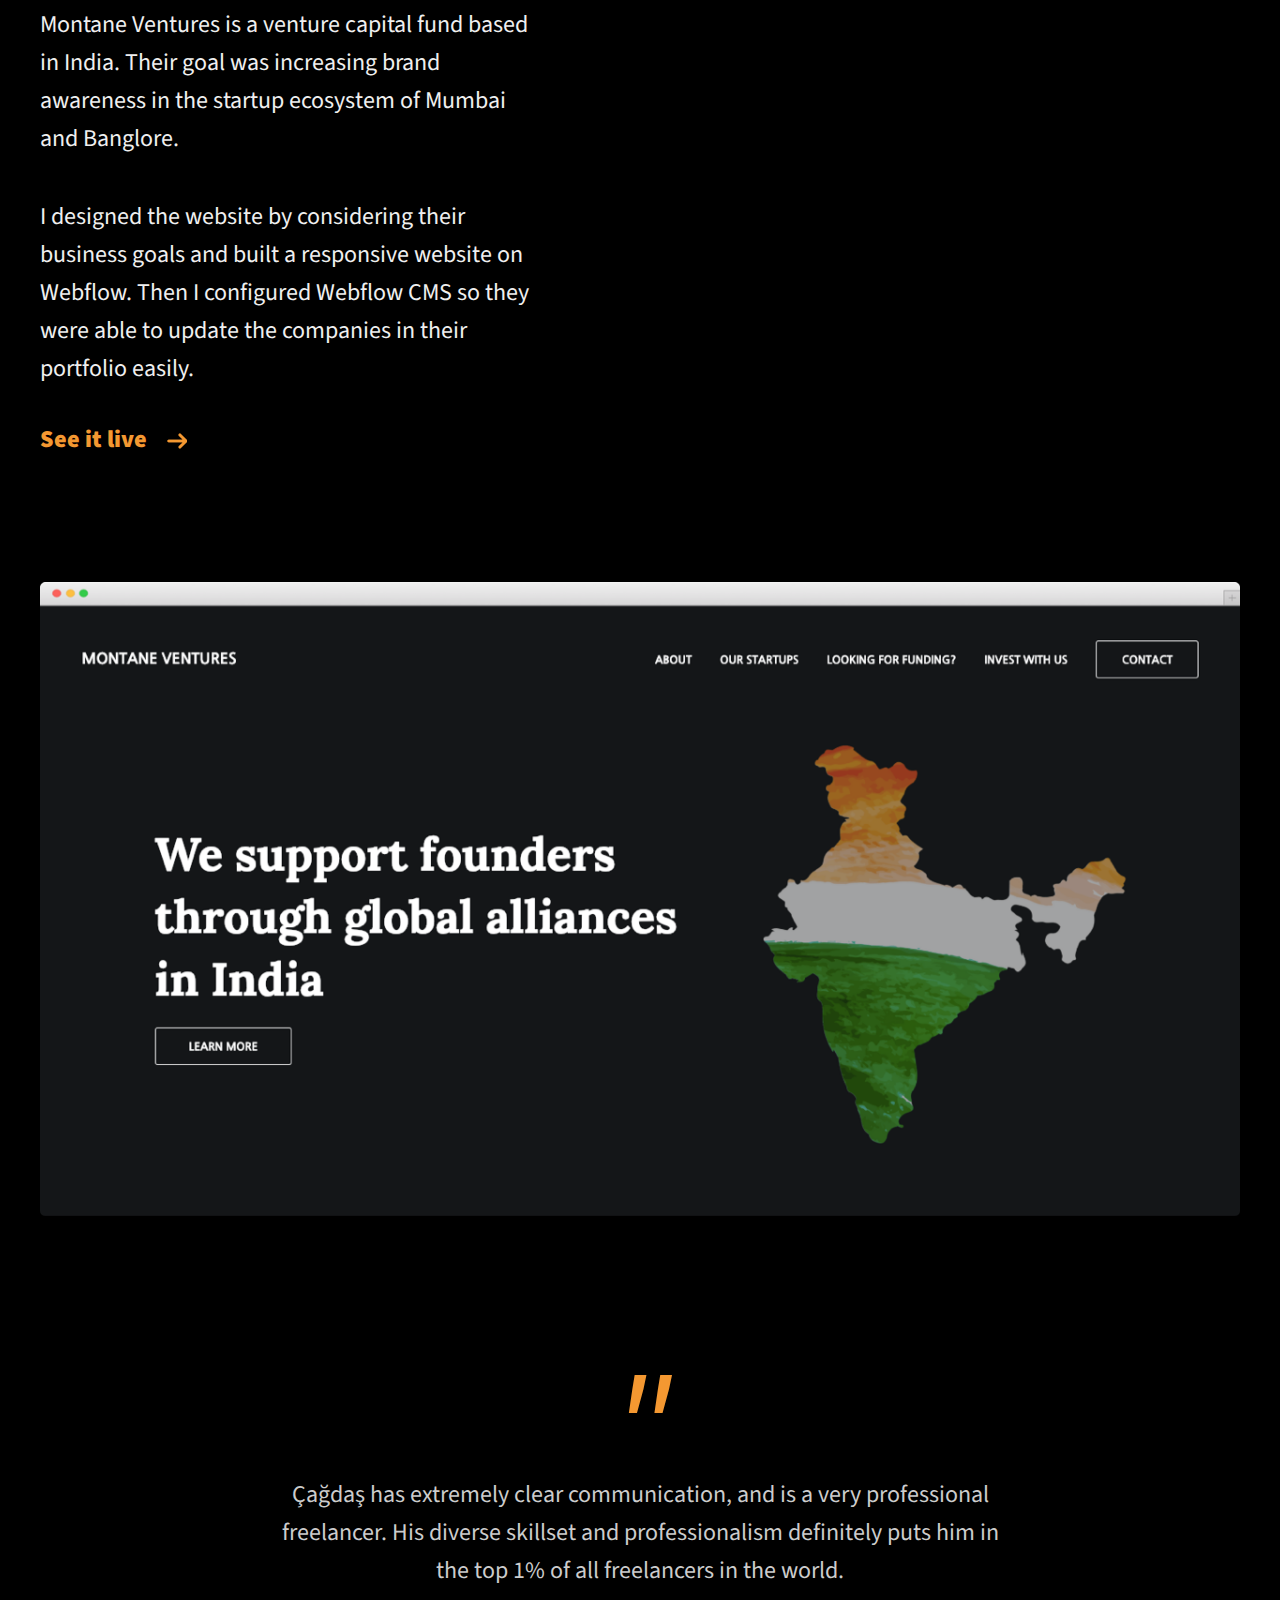
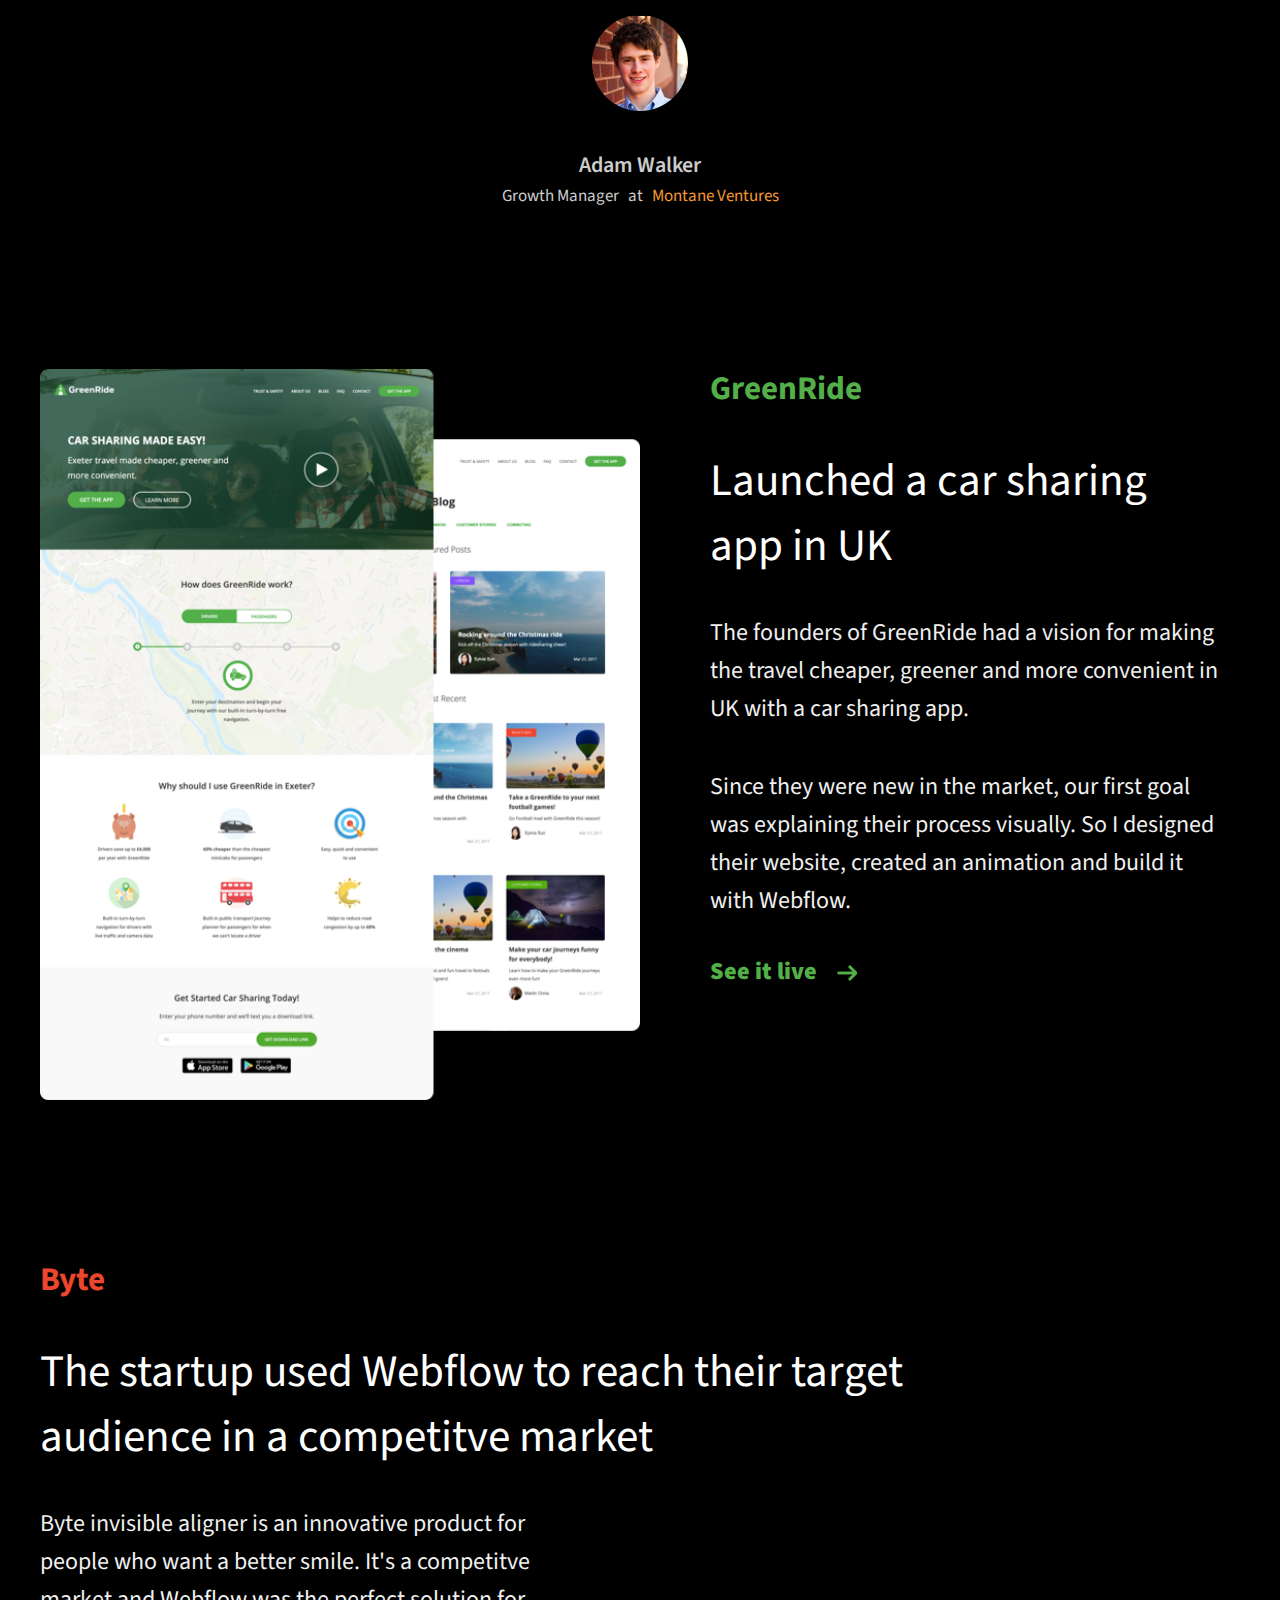
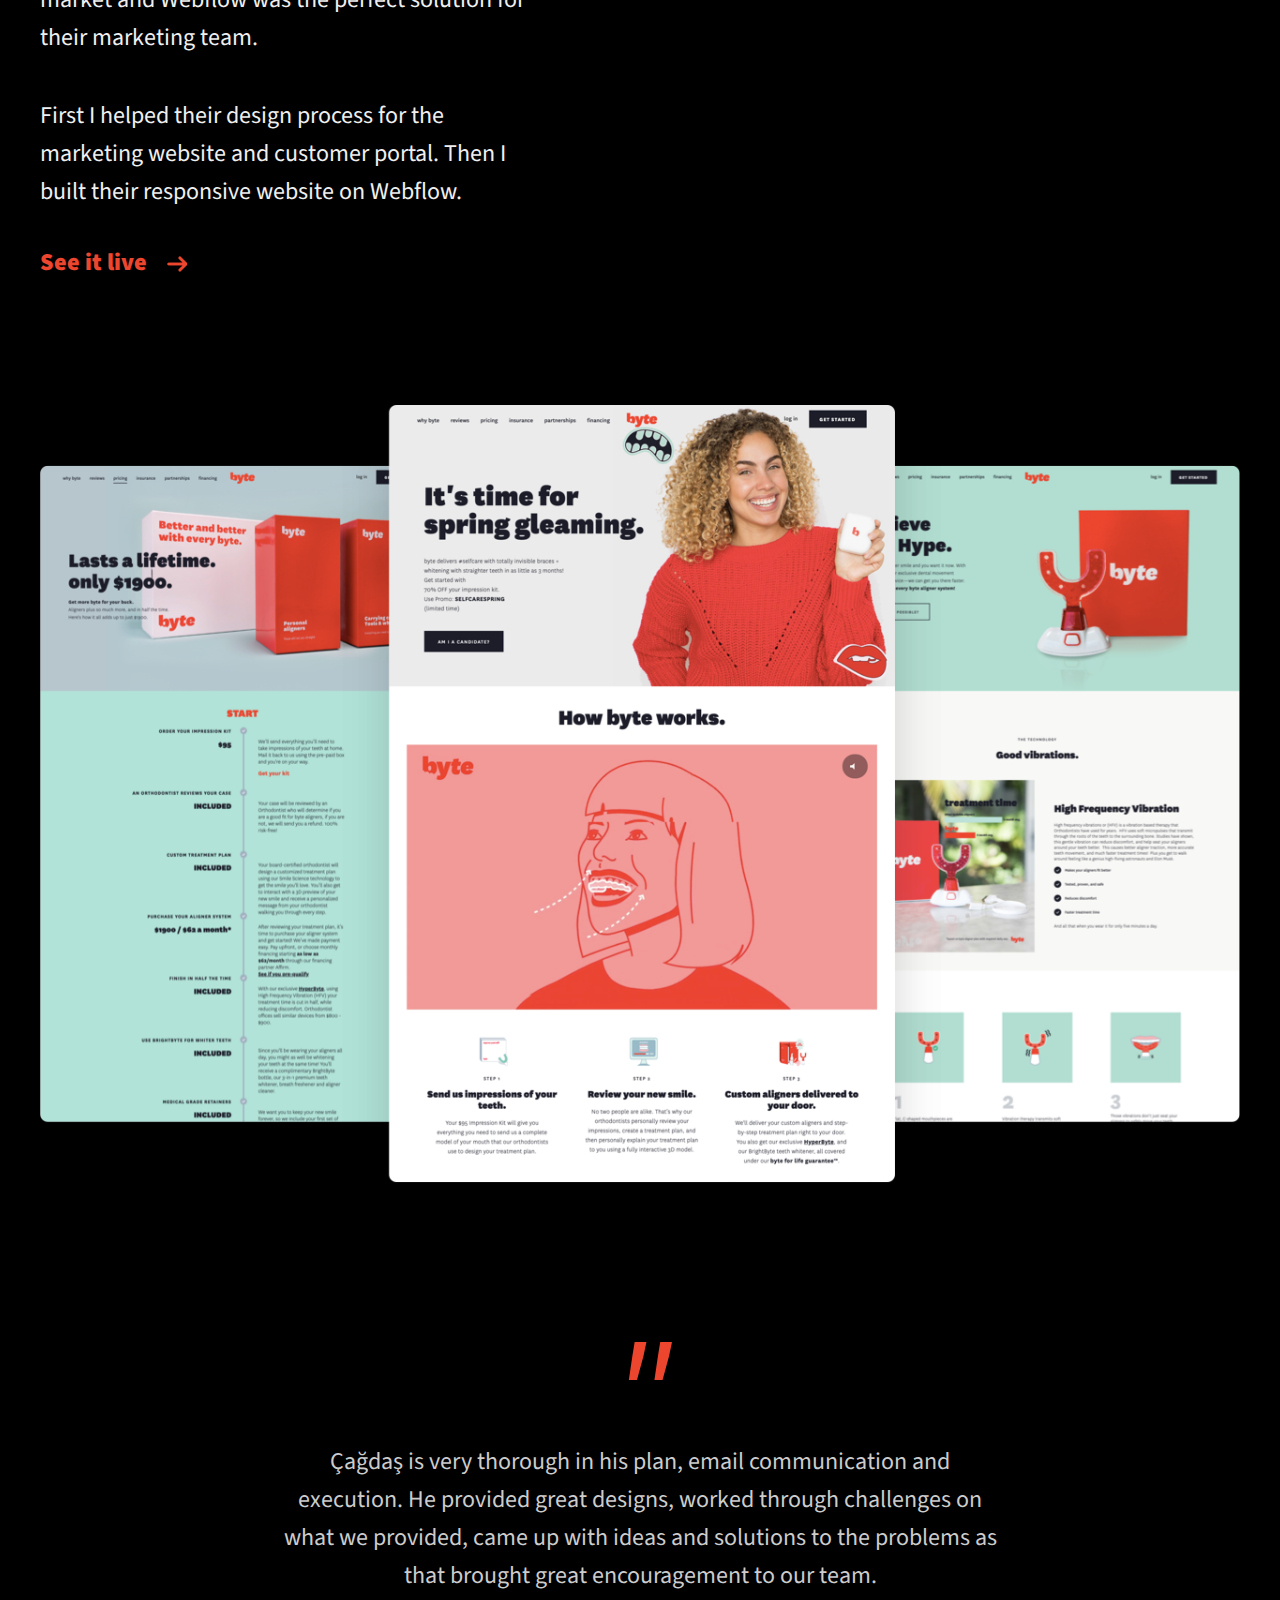
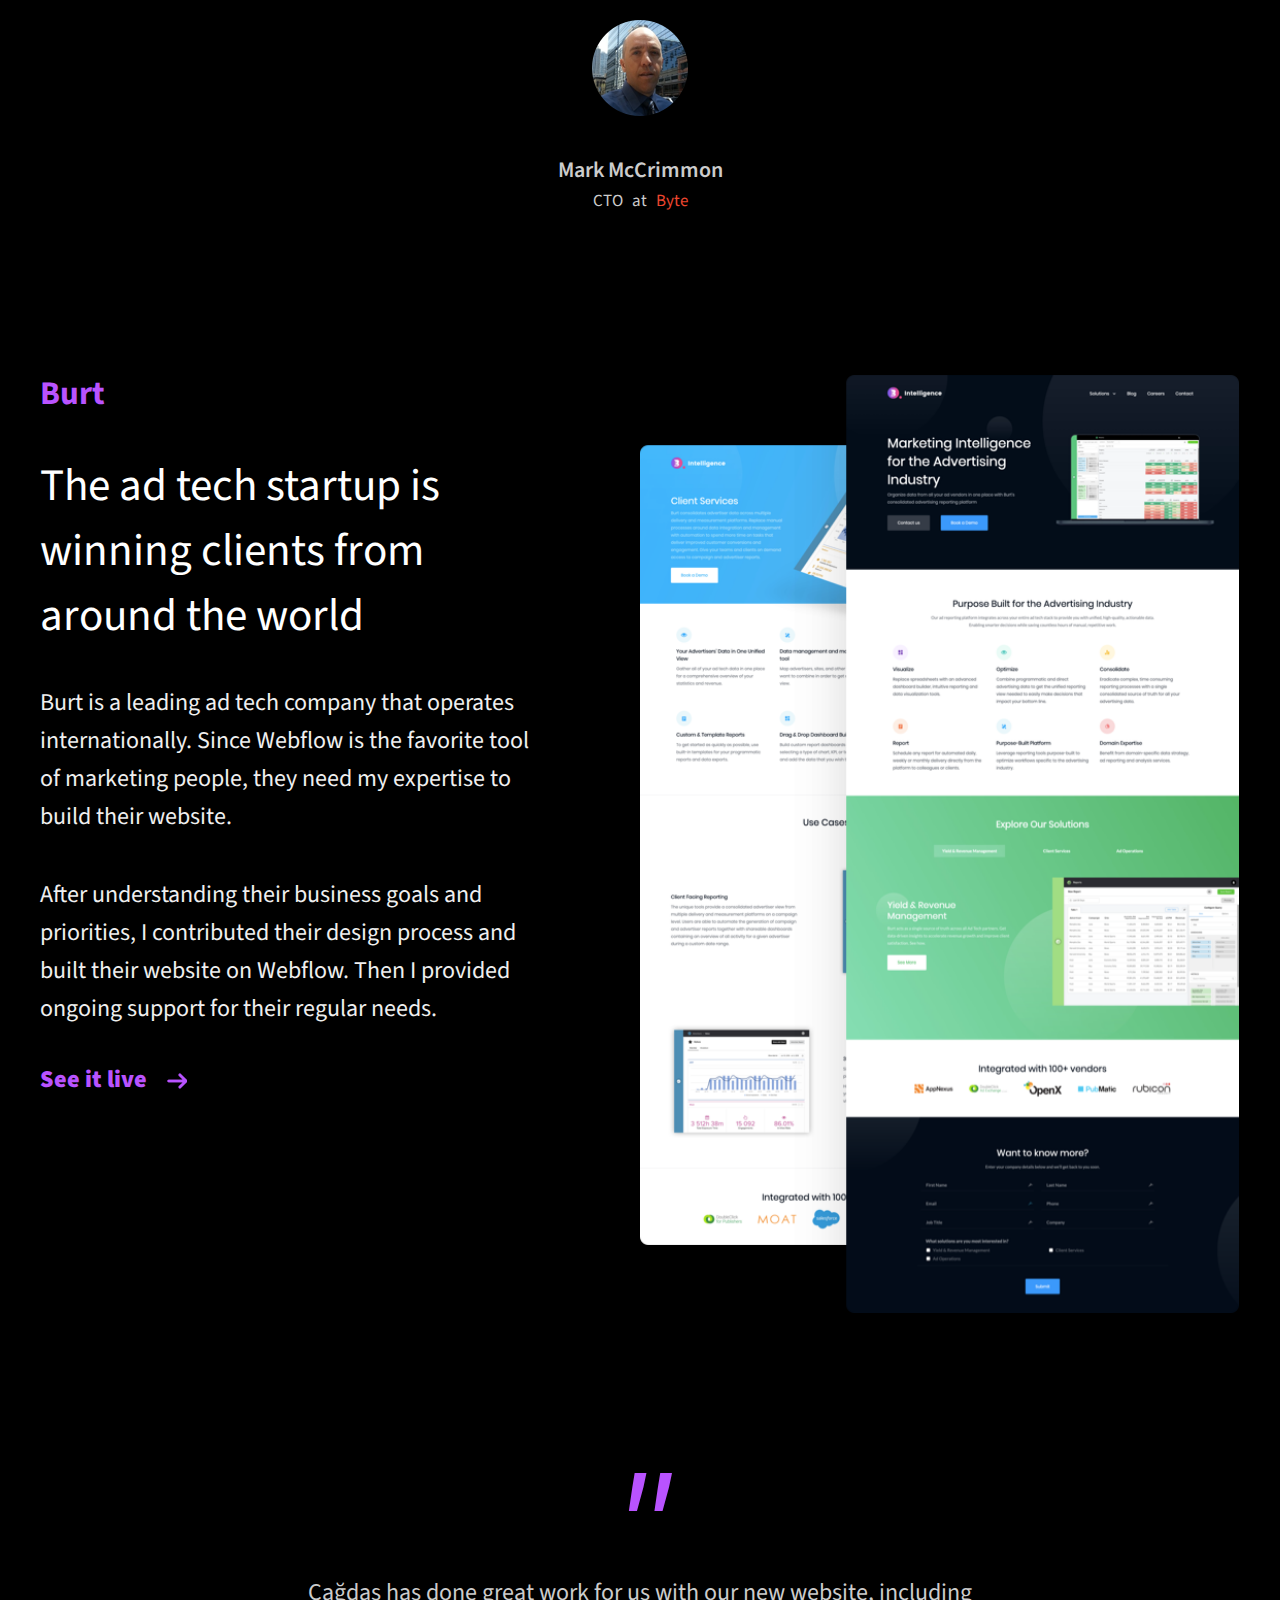
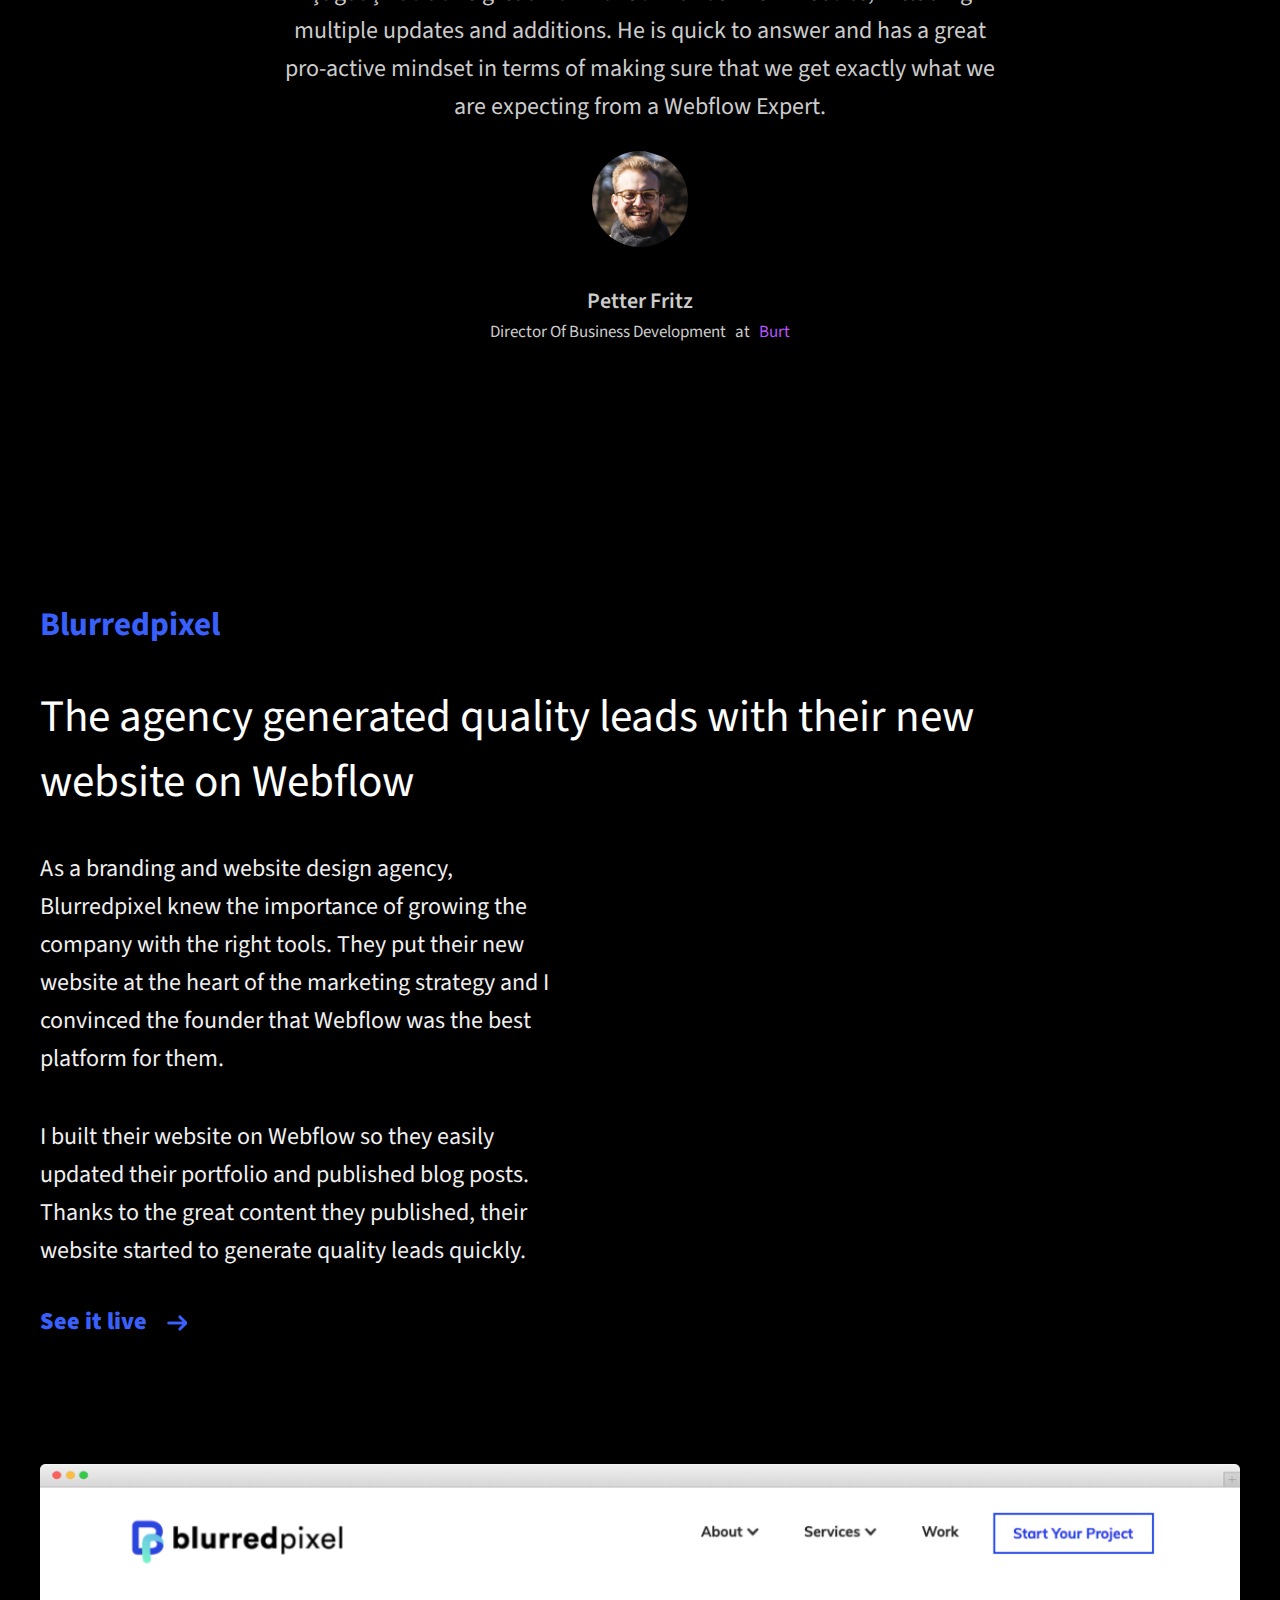
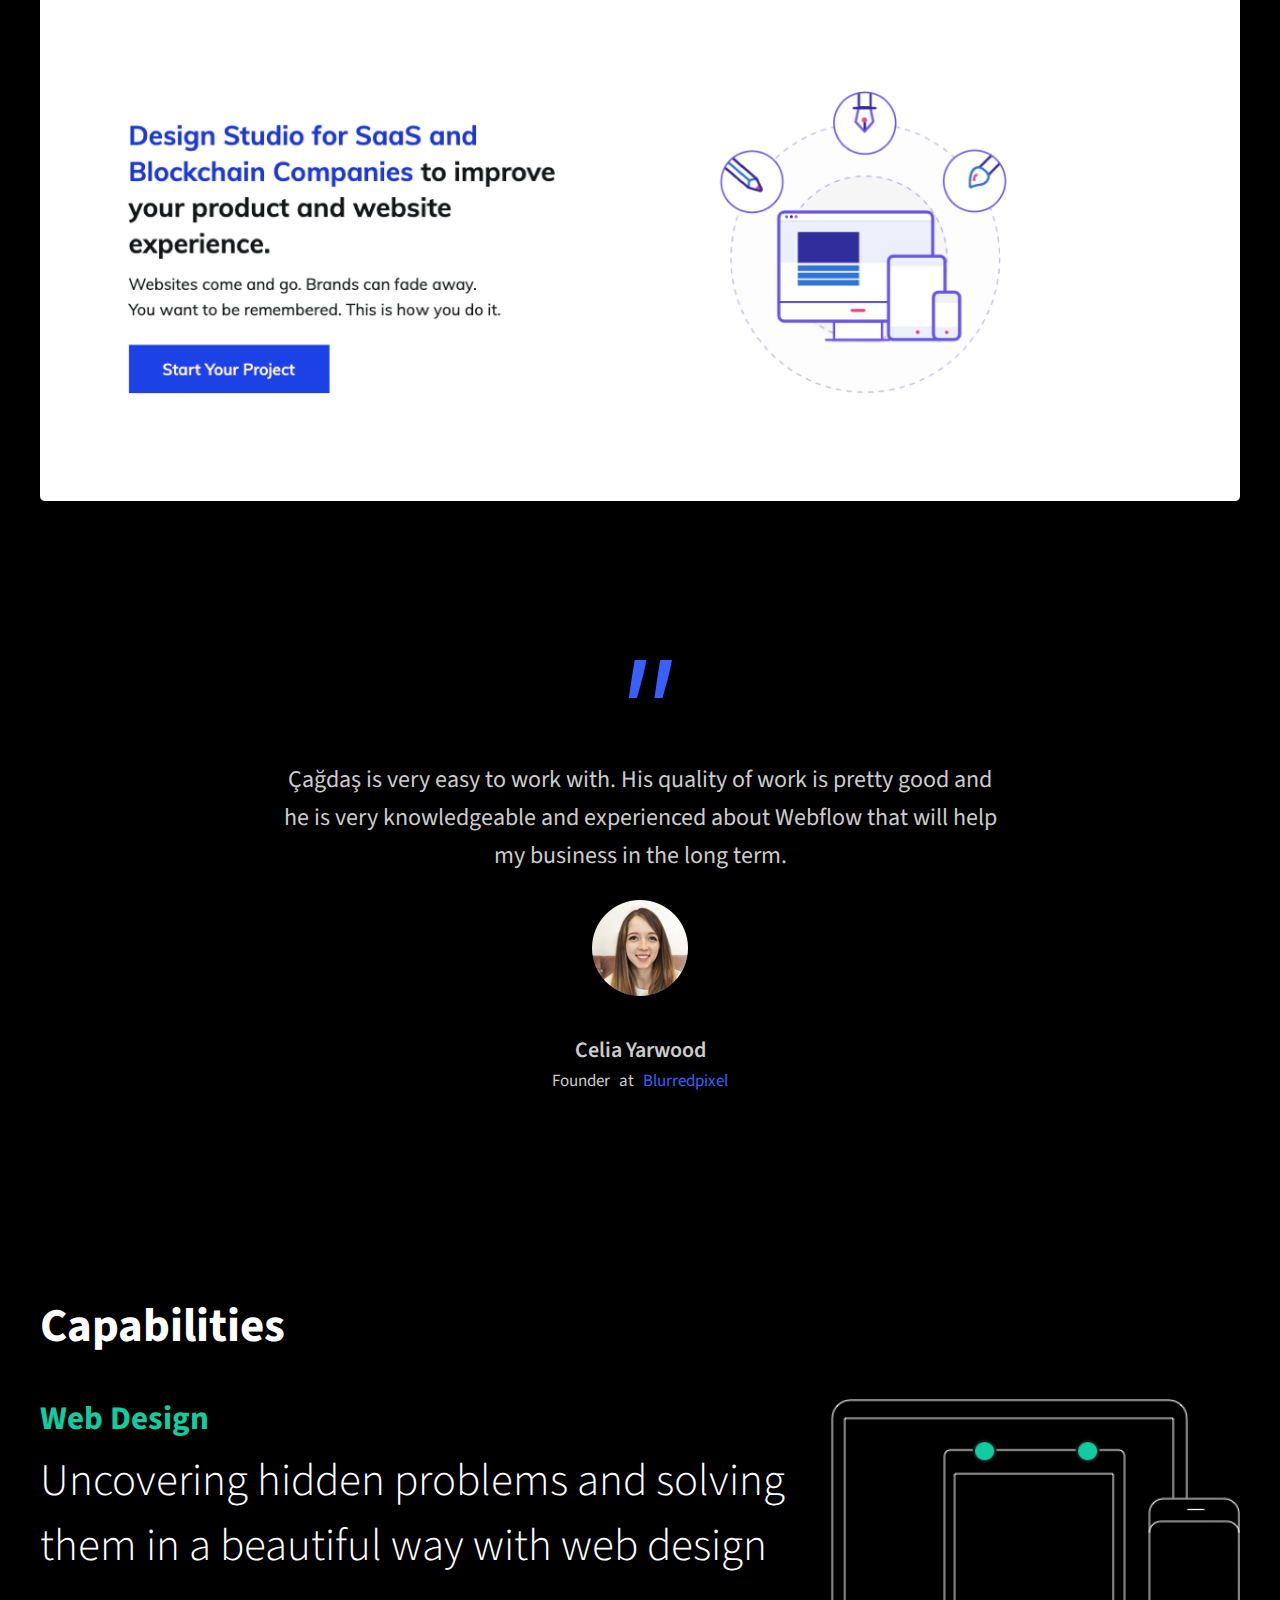
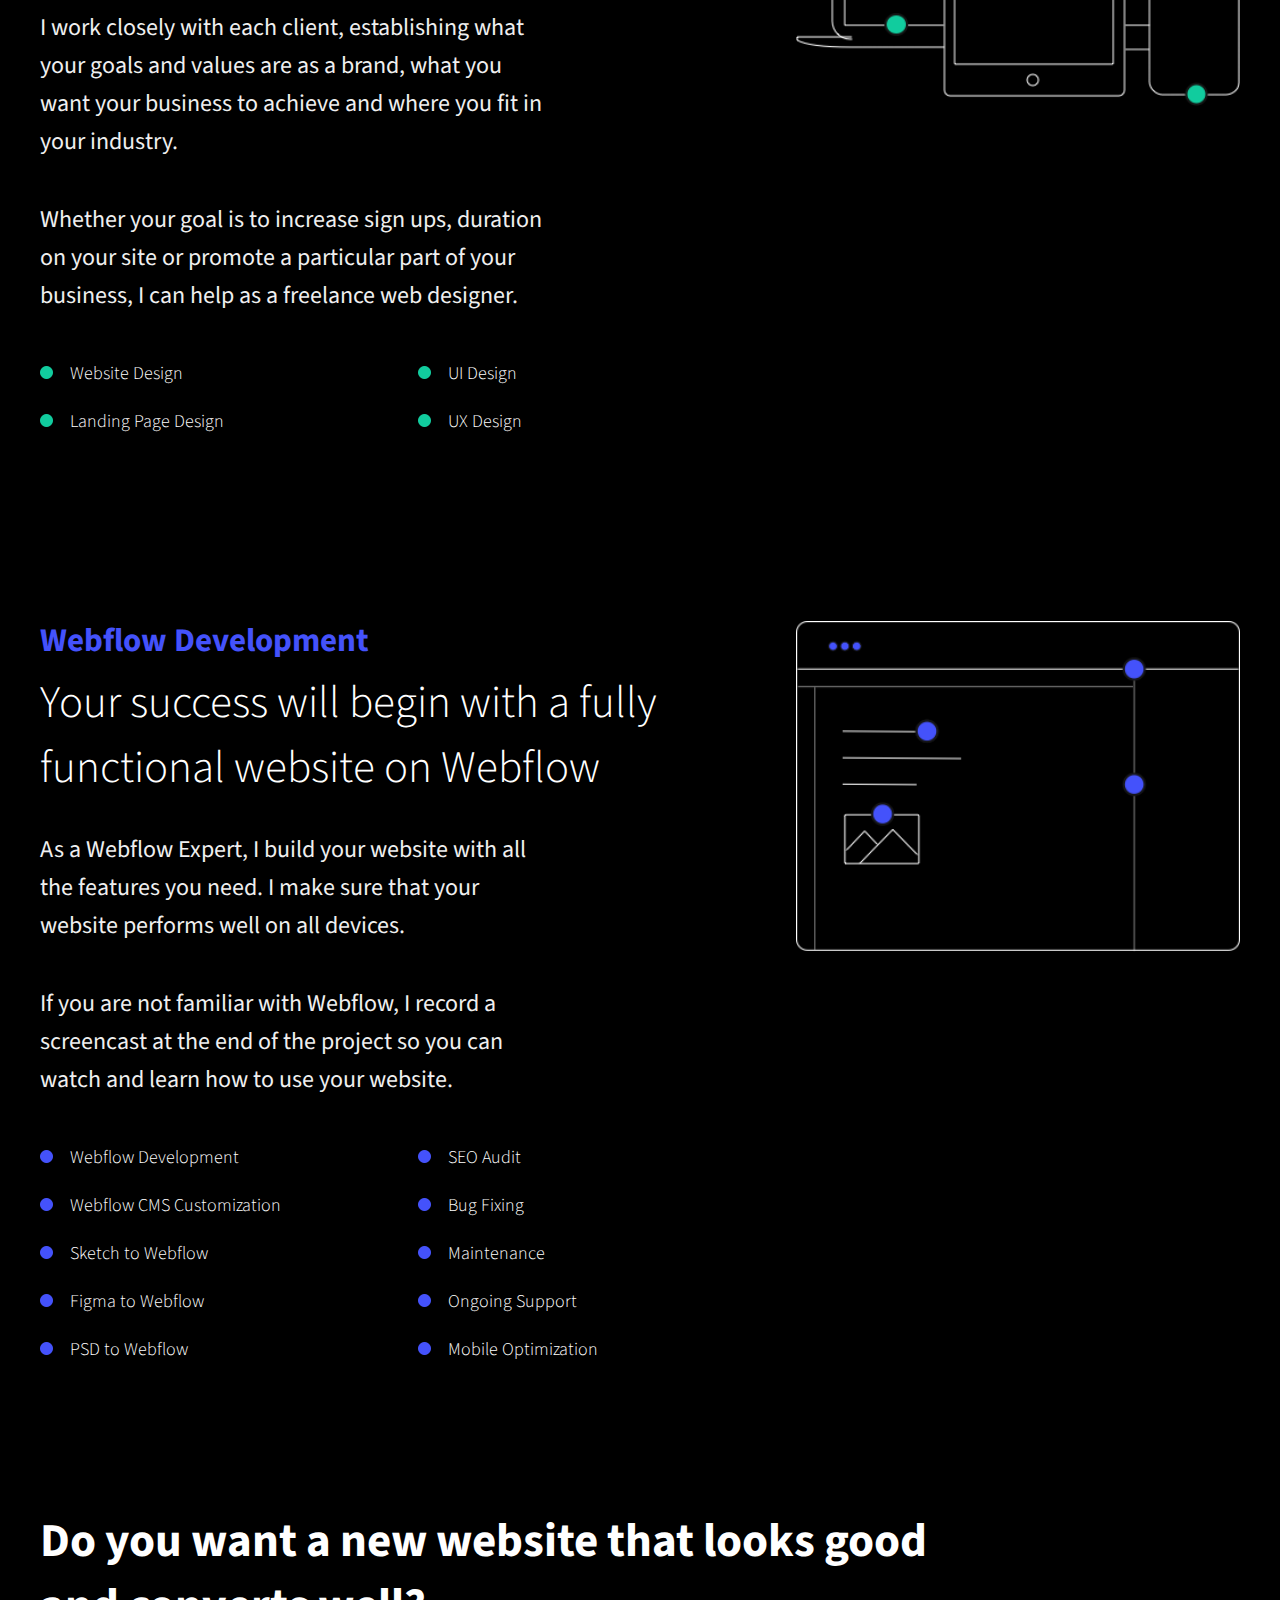
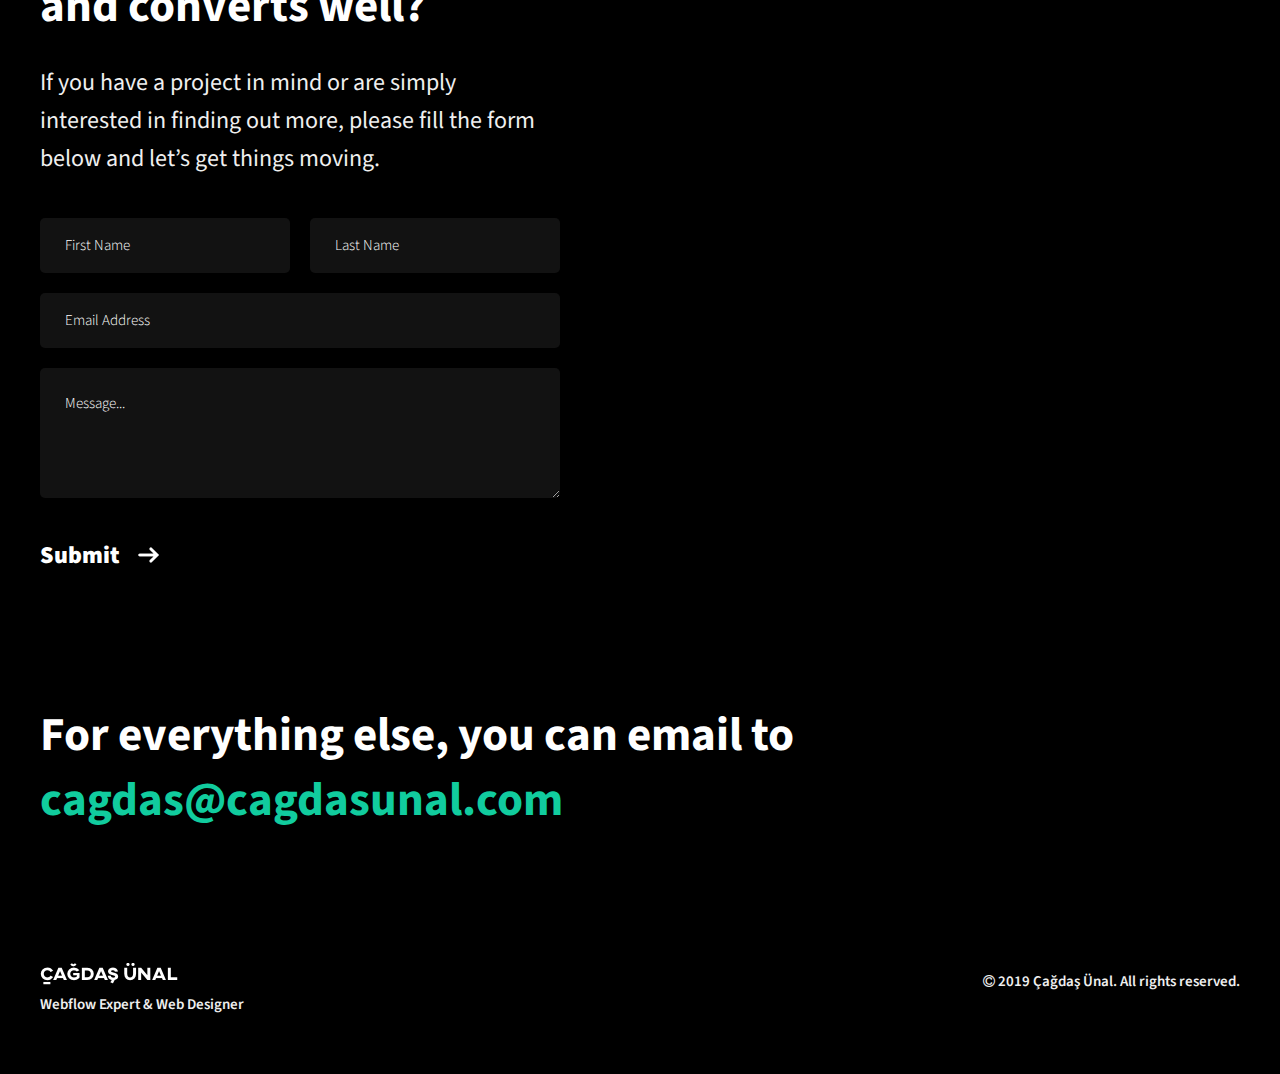
<file: portfolio/one-page-1/index.html>
<!DOCTYPE html>
<html lang="en">
<head>
	<title>CAGDAS UNAL</title>

	<!-- Meta -->
	<meta charset="utf-8">
	<meta name="viewport" content="width=device-width, initial-scale=1.0">

	<!-- Font Awesome -->
	<link rel="stylesheet" href="https://cdnjs.cloudflare.com/ajax/libs/font-awesome/4.7.0/css/font-awesome.min.css">

	<!-- Google Fonts -->
	<link href="https://fonts.googleapis.com/css?family=Source+Sans+Pro:200,300,400,600,700,900&display=swap" rel="stylesheet">
	<link href="https://fonts.googleapis.com/css?family=Open+Sans:300,400,600,700,800&display=swap" rel="stylesheet">
	
	<!-- Css -->
	<link rel="stylesheet" type="text/css" href="css/reset.css">
	<link rel="stylesheet" type="text/css" href="css/style.css">
	<link rel="stylesheet" type="text/css" href="css/responsive.css">

	

</head>
<body>

	<!-- Header Section -->

	<header class="header_section">
		<div class="container">
			<div class="logo">
				<a href="#" class="logo_img"></a>
			</div>
			<div class="menu">
				<ul>
					<li><a href="#">Work</a></li>
					<li><a href="#">Capabilities</a></li>
			        <li><a href="#">Contact</a></li>
				</ul>
			</div>
			<div class="clear"></div>
		</div>
	</header>

	<!-- Banner Section -->

	<section class="banner_section">
		<div class="container">
			<div class="banner_inner">
				<div class="banner_cont">
					<h1>I’m ready to design your website <br> and build it with <span>Webflow</span></h1>
					<p>Completed 40+ projects as a Webflow Expert that <br> helped my clients drive more leads, sell more <br> products, and convert more traffic</p>
					<a href="#">Check out my work</a>
				</div>
				<div class="banner_img">
					<img src="images/banner_img.png" alt="banner_img">
				</div>
				<div class="clear"></div>
			</div>	
		</div>
	</section>

	<!-- Fanbytes Section -->

	<section class="fanbytes_section">
		<div class="container">

			<div class="fanbytes_cont">
				<h2>Fanbytes</h2>
				<h3>The London based startup attracted Fortune 500 companies with their new website on Webflow</h3>
				<p>Fanbytes need a new website that reflects their new branding and expanding services about influencer marketing. They also want to update their product pages, publish new case studies and blog posts regularly.</p>
				<p>I redesigned their website, customized Webflow CMS by considering their needs and finally they got an easy to use website on Webflow.</p>
				<a href="#">See it live</a>
			</div>

			<div class="fanbytes_full_img">
				<img src="images/fanbytes_img.png" alt="fanbytes_img">
			</div>

			<div class="fanbytes_details">
				<div class="quote">"</div>
				<p class="different_letter">Çağdaş was very easy to work with and extremely helpful when it came to changes to the designs. We’ve worked with him several times. He is a great freelance web designer and Webflow Expert.</p>
				<div class="user_img">
					<img src="images/user_img_1.png" alt="user_img_1">
				</div>	
				<h2>Mitchell Fasanya</h2>
				<p>CTO <span class="at">at</span> <span>Fanbytes</span> </p>
			</div>
		</div>
	</section>


	<!-- Montane Ventures Section -->

	<section class="fanbytes_section montane_sec">
		<div class="container">

			<div class="fanbytes_cont">
				<h2>Montane Ventures</h2>
				<h3>Getting together the venture capital firm with entreprenurs in India</h3>
				<p>Montane Ventures is a venture capital fund based in India. Their goal was increasing brand awareness in the startup ecosystem of Mumbai and Banglore.</p>
				<p>I designed the website by considering their business goals and built a responsive website on Webflow. Then I configured Webflow CMS so they were able to update the companies in their portfolio easily.</p>
				<a href="#">See it live</a>
			</div>

			<div class="fanbytes_full_img">
				<img src="images/montane_img.png" alt="montane_img">
			</div>

			<div class="fanbytes_details">
				<div class="quote">"</div>
				<p class="different_letter">Çağdaş has extremely clear communication, and is a very professional freelancer. His diverse skillset and professionalism definitely puts him in the top 1% of all freelancers in the world.</p>
				<div class="user_img">
					<img src="images/user_img_2.png" alt="user_img_2">
				</div>	
				<h2>Adam Walker</h2>
				<p>Growth Manager <span class="at">at</span> <span>Montane Ventures</span></p>
			</div>
		</div>
	</section>


	<!-- GreenRide Section -->

	<section class="greenride_section">
		<div class="container">
			<div class="greenride_inner">
				<div class="greenride_img">
					<img src="images/greenride_img.png" alt="greenride_img">
				</div>
				<div class="greenride_cont">
					<div class="fanbytes_cont">
						<h2>GreenRide</h2>
						<h3>Launched a car sharing app in UK</h3>
						<p >The founders of GreenRide had a vision for making the travel cheaper, greener and more convenient in UK with a car sharing app.</p>
						<p>Since they were new in the market, our first goal was explaining their process visually. So I designed their website, created an animation and build it with Webflow.</p>
						<a href="#">See it live</a>
					</div>
				</div>
				<div class="clear"></div>
			</div>
		</div>
	</section>


	<!-- Byte Section -->

	<section class="fanbytes_section byte_section">
		<div class="container">

			<div class="fanbytes_cont">
				<h2>Byte</h2>
				<h3>The startup used Webflow to reach their target audience in a competitve market</h3>
				<p>Byte invisible aligner is an innovative product for people who want a better smile. It's a competitve market and Webflow was the perfect solution for their marketing team.</p>
				<p>First I helped their design process for the marketing website and customer portal. Then I built their responsive website on Webflow.</p>
				<a href="#">See it live</a>
			</div>

			<div class="fanbytes_full_img">
				<img src="images/byte_img.png" alt="bytes_img">
			</div>

			<div class="fanbytes_details">
				<div class="quote">"</div>
				<p class="different_letter">Çağdaş is very thorough in his plan, email communication and execution. He provided great designs, worked through challenges on what we provided, came up with ideas and solutions to the problems as that brought great encouragement to our team.</p>
				<div class="user_img">
					<img src="images/user_img_3.png" alt="user_img_3">
				</div>	
				<h2>Mark McCrimmon</h2>
				<p>CTO <span class="at">at</span> <span>Byte</span> </p>
			</div>
		</div>
	</section>


	<!-- Burt Section -->

	<section class="greenride_section burt_section">
		<div class="container">
			<div class="greenride_inner">				
				<div class="greenride_cont">
					<div class="fanbytes_cont">
						<h2>Burt</h2>
						<h3>The ad tech startup is winning clients from around the world</h3>
						<p >Burt is a leading ad tech company that operates internationally. Since Webflow is the favorite tool of marketing people, they need my expertise to build their website.</p>
						<p>After understanding their business goals and priorities, I contributed their design process and built their website on Webflow. Then I provided ongoing support for their regular needs.</p>
						<a href="#">See it live</a>
					</div>
				</div>
				<div class="greenride_img">
					<img src="images/burt_img.png" alt="burt_img">
				</div>
				<div class="clear"></div>

				<div class="fanbytes_details">
					<div class="quote">"</div>
					<p class="different_letter">Çağdaş has done great work for us with our new website, including multiple updates and additions. He is quick to answer and has a great pro-active mindset in terms of making sure that we get exactly what we are expecting from a Webflow Expert.</p>
					<div class="user_img">
						<img src="images/user_img_4.png" alt="user_img_4">
					</div>	
					<h2>Petter Fritz</h2>
					<p>Director Of Business Development  <span class="at">at</span> <span>Burt</span> </p>
				</div>
			</div>
		</div>
	</section>


	<!-- Byte Section -->

	<section class="fanbytes_section blurredpixel_section">
		<div class="container">

			<div class="fanbytes_cont">
				<h2>Blurredpixel</h2>
				<h3>The agency generated quality leads with their new website on Webflow</h3>
				<p>As a branding and website design agency, Blurredpixel knew the importance of growing the company with the right tools. They put their new website at the heart of the marketing strategy and I convinced the founder that Webflow was the best platform for them.</p>
				<p>I built their website on Webflow so they easily updated their portfolio and published blog posts. Thanks to the great content they published, their website started to generate quality leads quickly.</p>
				<a href="#">See it live</a>
			</div>

			<div class="fanbytes_full_img">
				<img src="images/blurredpixel_img.png" alt="blurredpixel_img">
			</div>

			<div class="fanbytes_details">
				<div class="quote">"</div>
				<p class="different_letter">Çağdaş is very easy to work with. His quality of work is pretty good and he is very knowledgeable and experienced about Webflow that will help my business in the long term.</p>
				<div class="user_img">
					<img src="images/user_img_5.png" alt="user_img_5">
				</div>	
				<h2>Celia Yarwood</h2>
				<p>Founder <span class="at">at</span> <span>Blurredpixel</span> </p>
			</div>
		</div>
	</section>


	<!-- Capabilities Section  Web Design  -->

	<section class="capabilities_section">
		<div class="container">
			<div class="capabilities_inner">
				<h1>Capabilities</h1>
				<div class="capabilities_cont">
					<h2>Web Design</h2>
					<h3>Uncovering hidden problems and solving them in a beautiful way with web design</h3>
					<p>I work closely with each client, establishing what your goals and values are as a brand, what you want your business to achieve and where you fit in your industry.</p>
					<p>Whether your goal is to increase sign ups, duration on your site or promote a particular part of your business, I can help as a freelance web designer.</p>
					<div class="left_list">
						<ul>
							<li><p>Website Design</p></li>
							<li><p>UI Design</p></li>
							<li><p>Landing Page Design</p></li>
							<li><p>UX Design</p></li>
						</ul>						
					</div>
					<div class="clear"></div>
				</div>
				<div class="capabilities_img">
					<img src="images/web_design.png" alt="web_design">
				</div>
				<div class="clear"></div>
			</div>
		</div>
	</section>


	<!-- Capabilities Section  Webflow Development -->

	<section class="capabilities_section webflow_development">
		<div class="container">
			<div class="capabilities_inner">
				<div class="capabilities_cont">
					<h2>Webflow Development</h2>
					<h3>Your success will begin with a fully functional website on Webflow</h3>
					<p>As a Webflow Expert, I build your website with all the features you need. I make sure that your website performs well on all devices.</p>
					<p>If you are not familiar with Webflow, I record a screencast at the end of the project so you can watch and learn how to use your website.</p>
					<div class="left_list">
						<ul>
							<li><p>Webflow Development</p></li>
							<li><p>SEO Audit</p></li>
							<li><p>Webflow CMS Customization</p></li>
							<li><p>Bug Fixing</p></li>
							<li><p>Sketch to Webflow</p></li>
							<li><p>Maintenance</p></li>
							<li><p>Figma to Webflow</p></li>
							<li><p>Ongoing Support</p></li>
							<li><p>PSD to Webflow</p></li>
							<li><p>Mobile Optimization</p></li>
						</ul>						
					</div>
					<div class="clear"></div>
				</div>
				<div class="capabilities_img">
					<img src="images/webflow_development.png" alt="webflow_development">
				</div>
				<div class="clear"></div>
			</div>			
		</div>
	</section>


	<!-- Contact Section -->

	<section class="contact_section">
		<div class="container">
			<div class="contact_inner">
				<h2>Do you want a new website that looks good and converts well?</h2>
				<p>If you have a project in mind or are simply interested in finding out more, please fill the form below and let’s get things moving.</p>

				<div class="form_part">
					<form>
						<div class="top_part">
							<div class="left_part">
								<input type="text" name="name" placeholder="First Name ">
							</div>
							<div class="right_part">
								<input type="text" name="name" placeholder="Last Name">
							</div>
							<div class="clear"></div>
							<input type="email" name="email" placeholder="Email Address">
							<textarea placeholder="Message..."></textarea>
						</div>	
						<div class="submit">
							<input type="submit" value="Submit" class="submit_btn">
						</div>
					</form>
				</div>
			</div>
		</div>
	</section>


	<!-- Mail Part -->

	<section class="mail_part">
		<div class="container">
			<h2>For everything else, you can email to <br> <a href="mailto:cagdas@cagdasunal.com">cagdas@cagdasunal.com</a></h2>
		</div>
	</section>
	


	<!-- Footer Section -->

	<footer class="footer_section">
		<div class="container">
			<div class="ftr_left">
				<a href="#" class="ftr_logo"></a>
				<p>Webflow Expert & Web Designer</p>
			</div>
			<div class="ftr_right">
				<p><i class="fa fa-copyright" aria-hidden="true"></i>2019 Çağdaş Ünal. All rights reserved.</p>
			</div>
			<div class="clear"></div>
		</div>
	</footer>



	




</body>
</html>
</file>
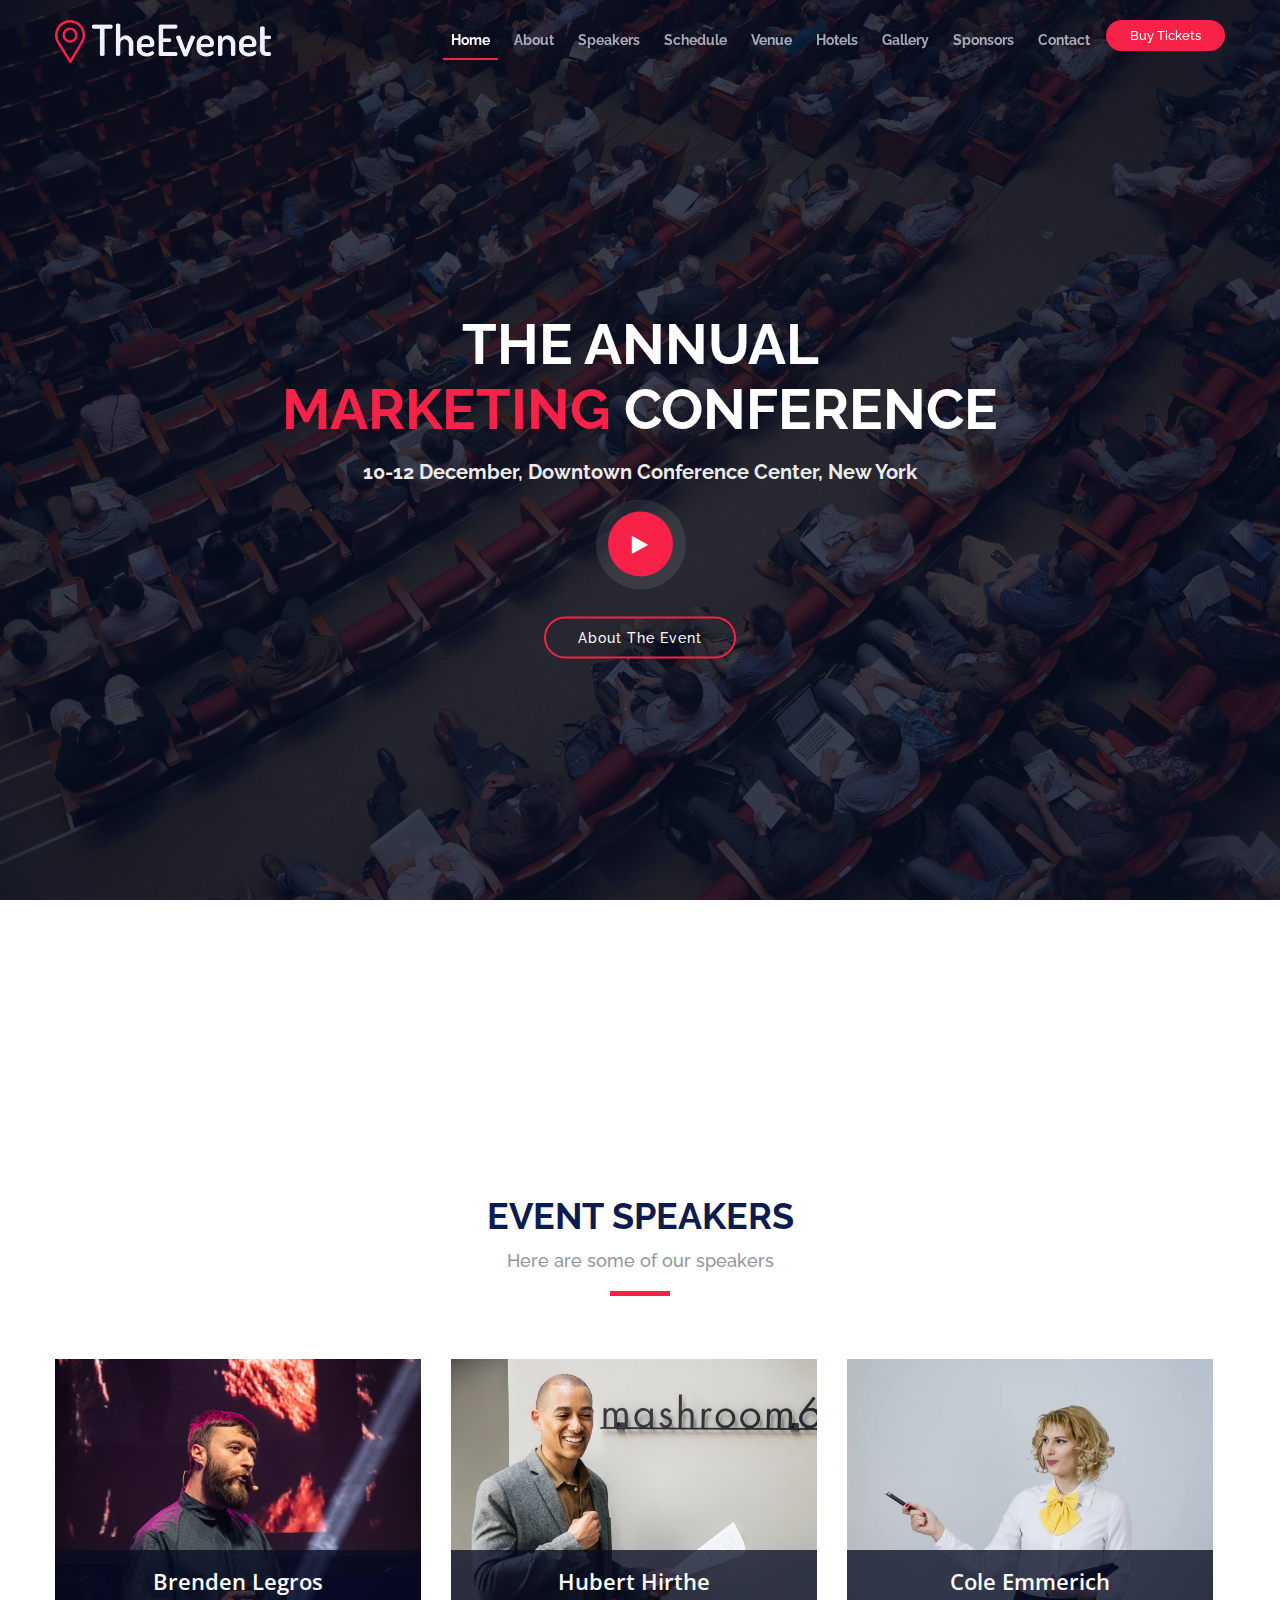
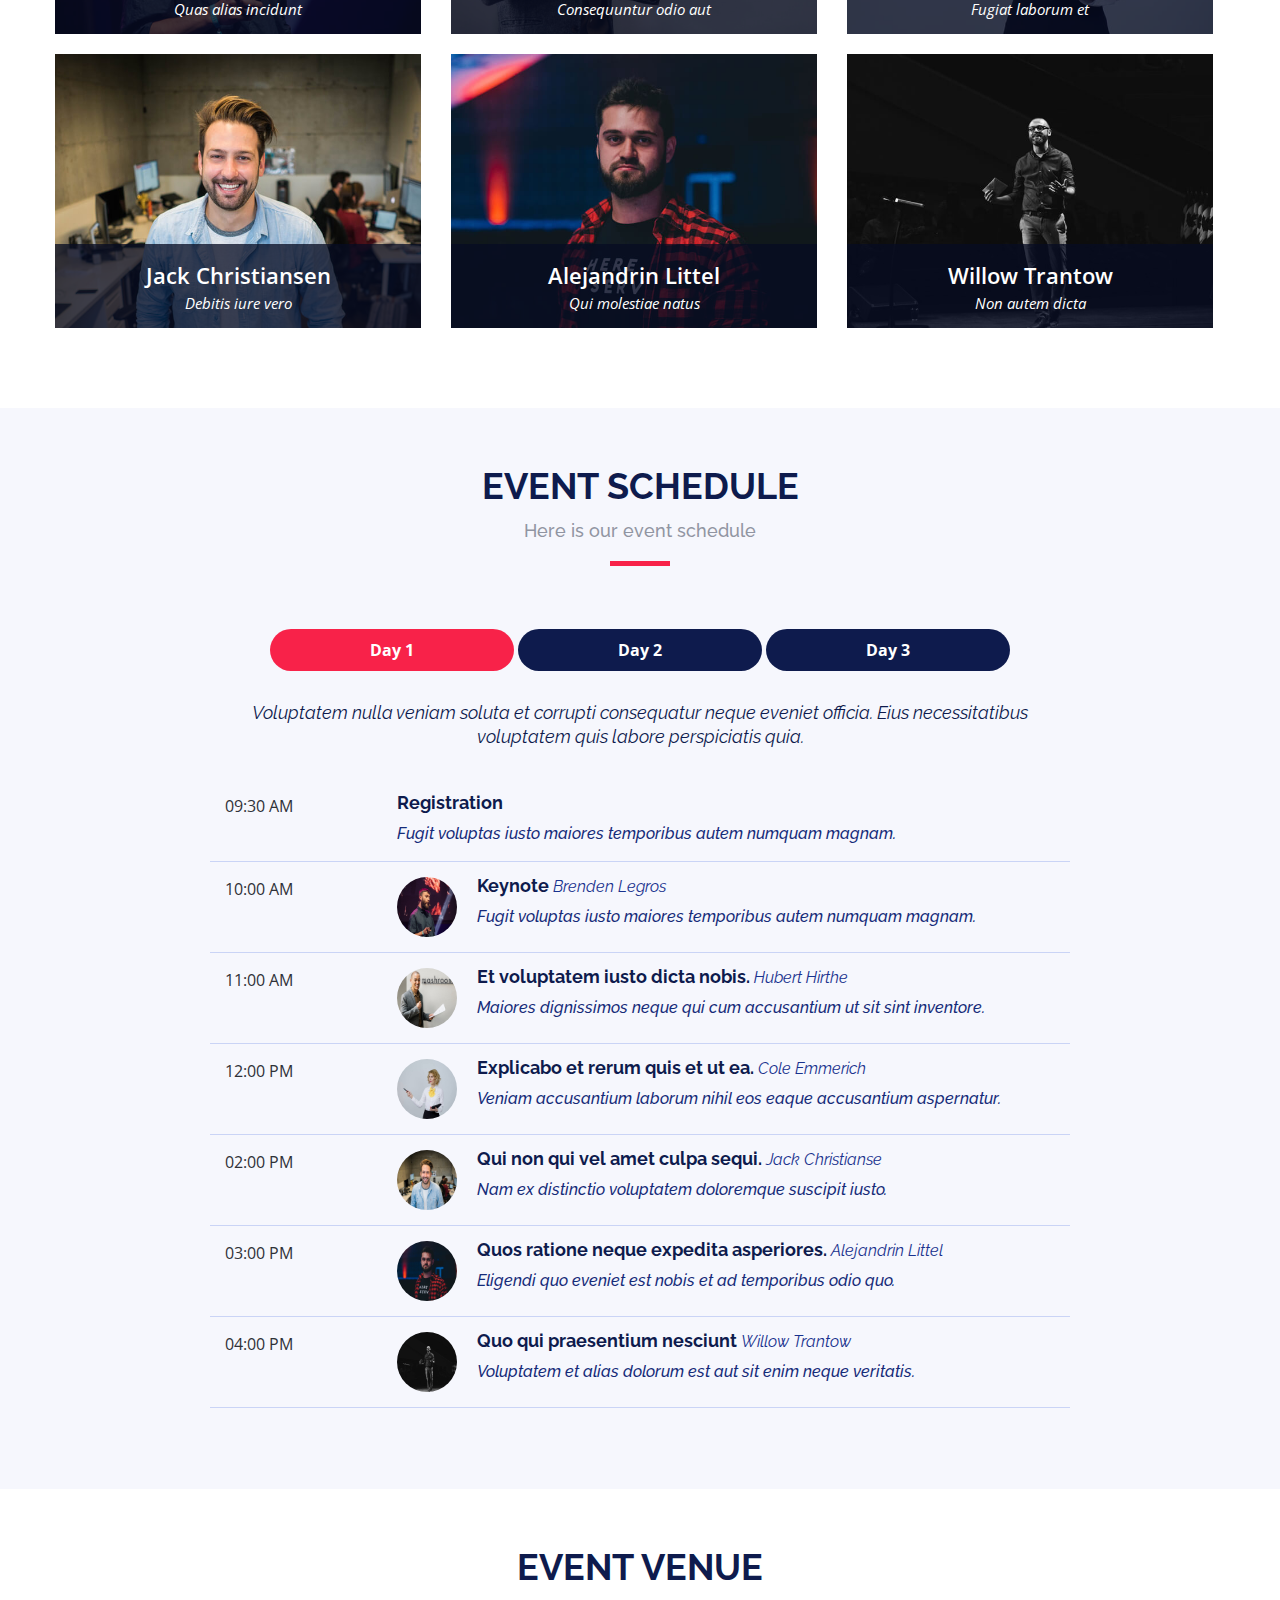
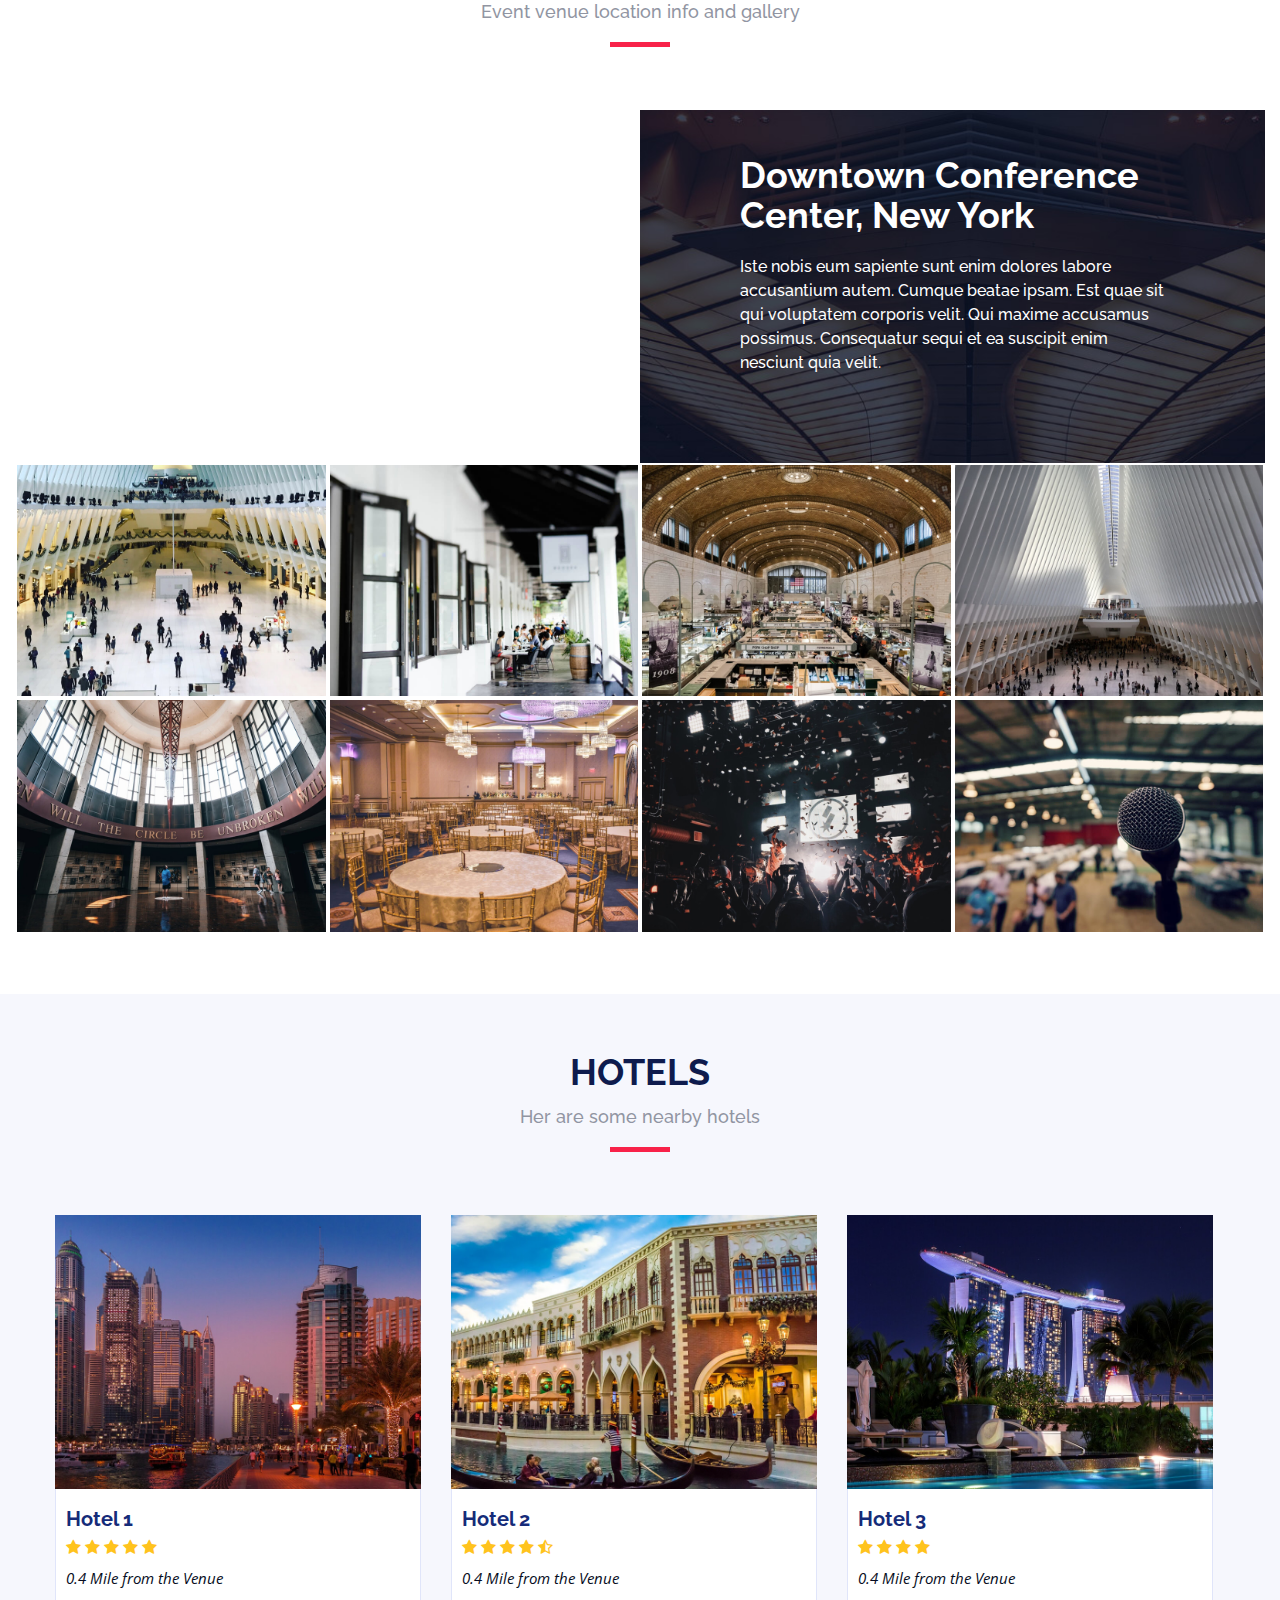
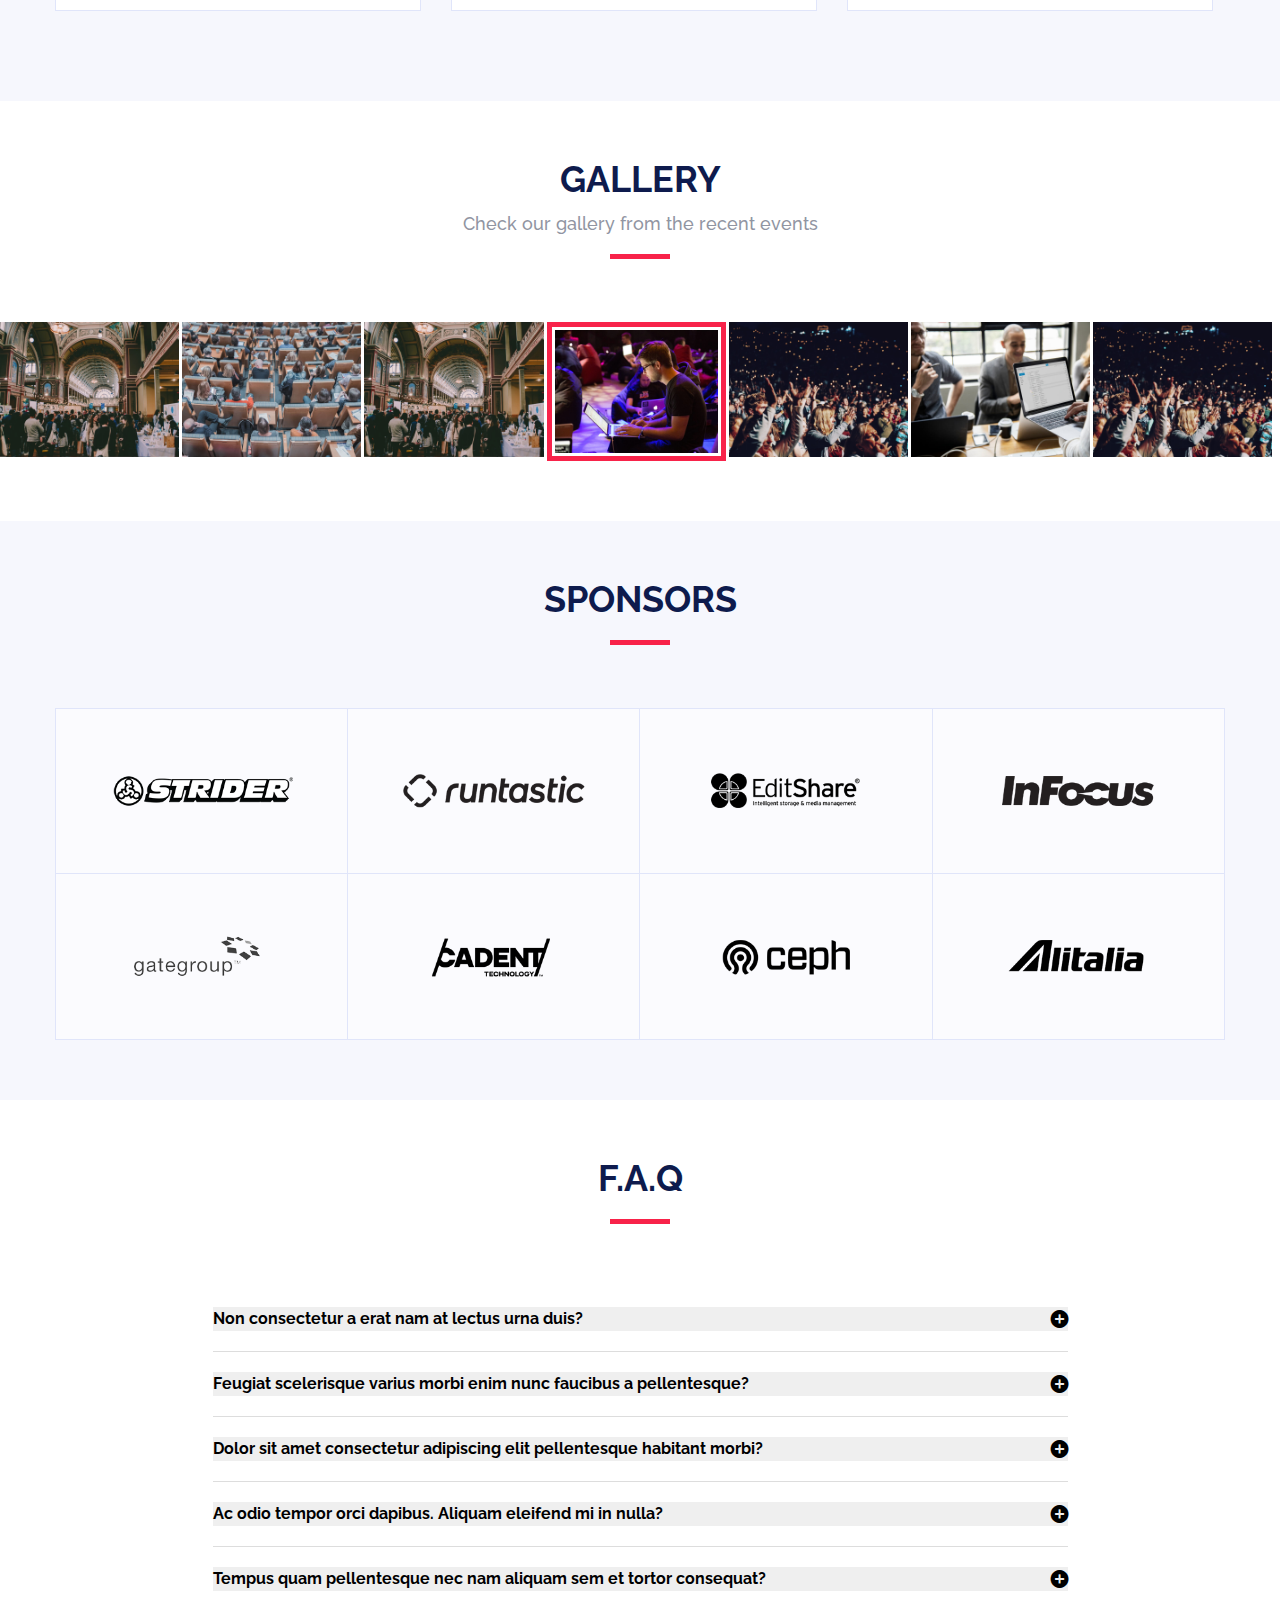
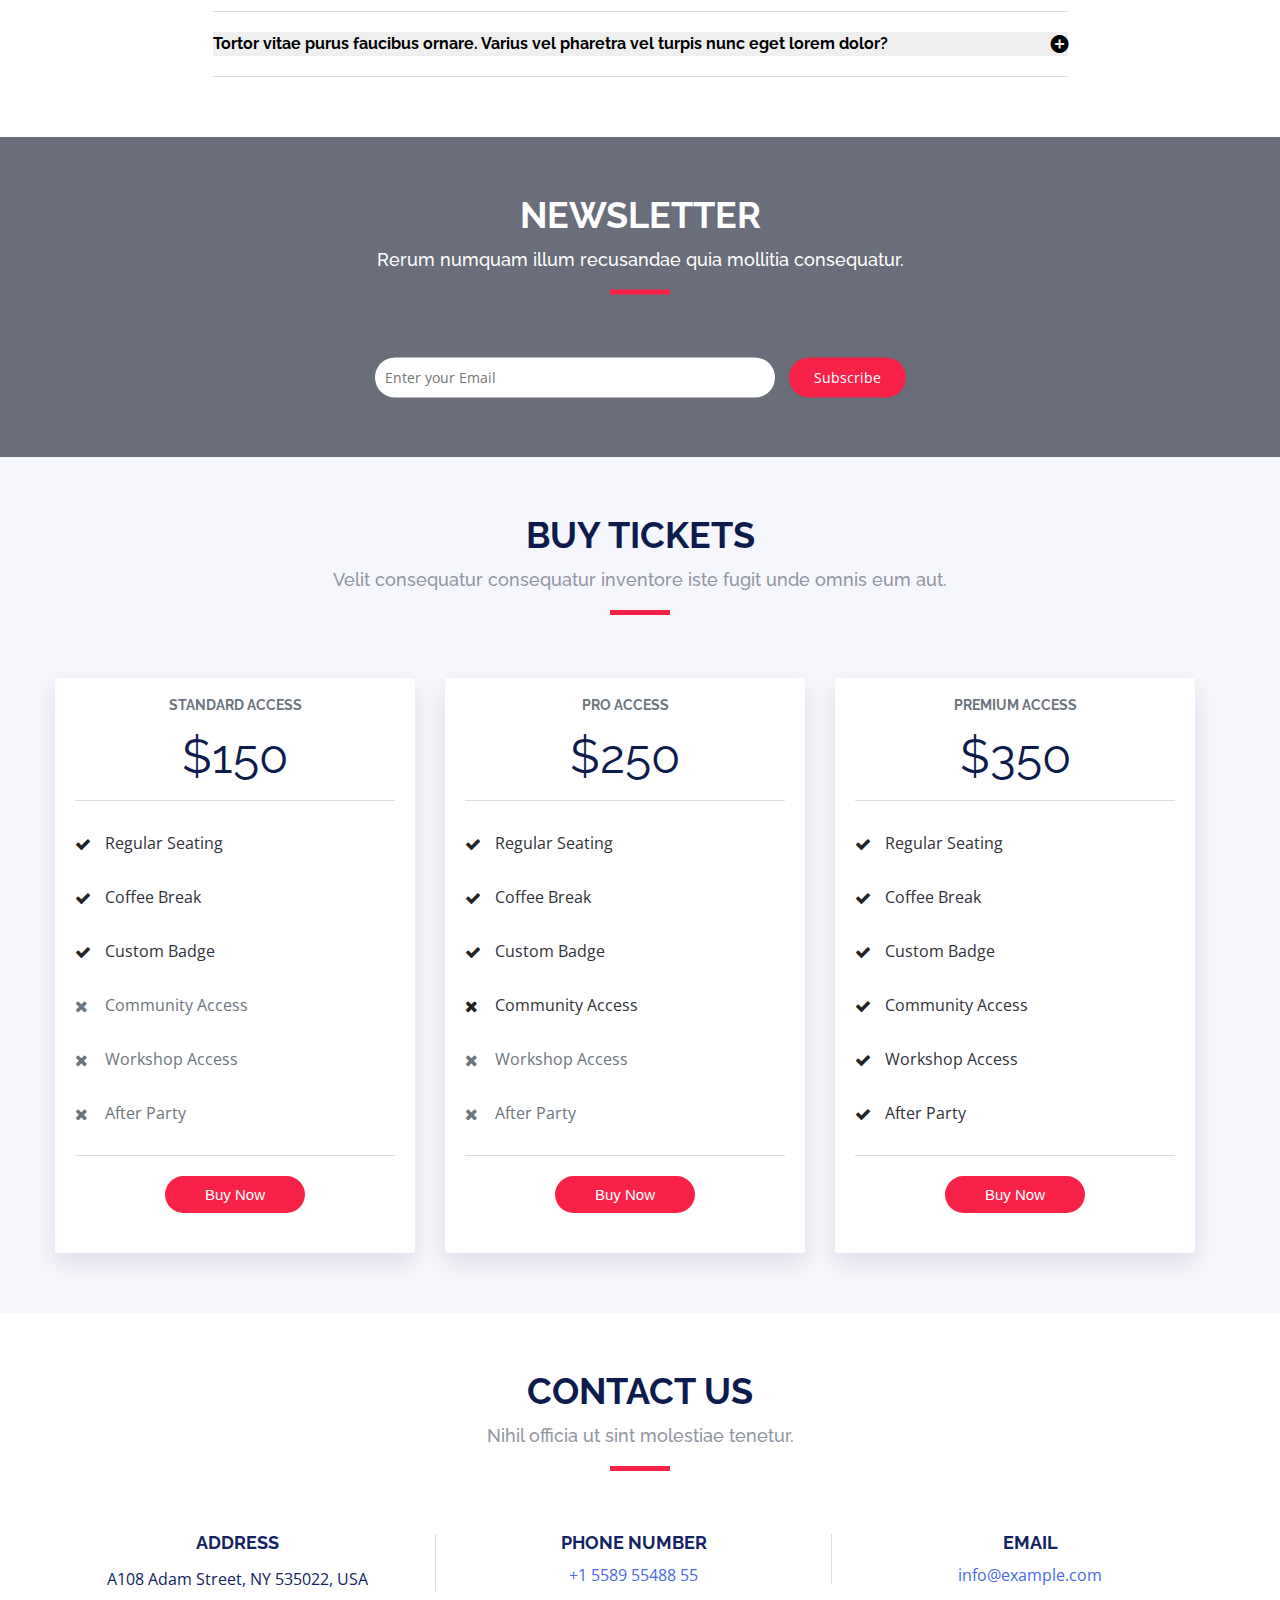
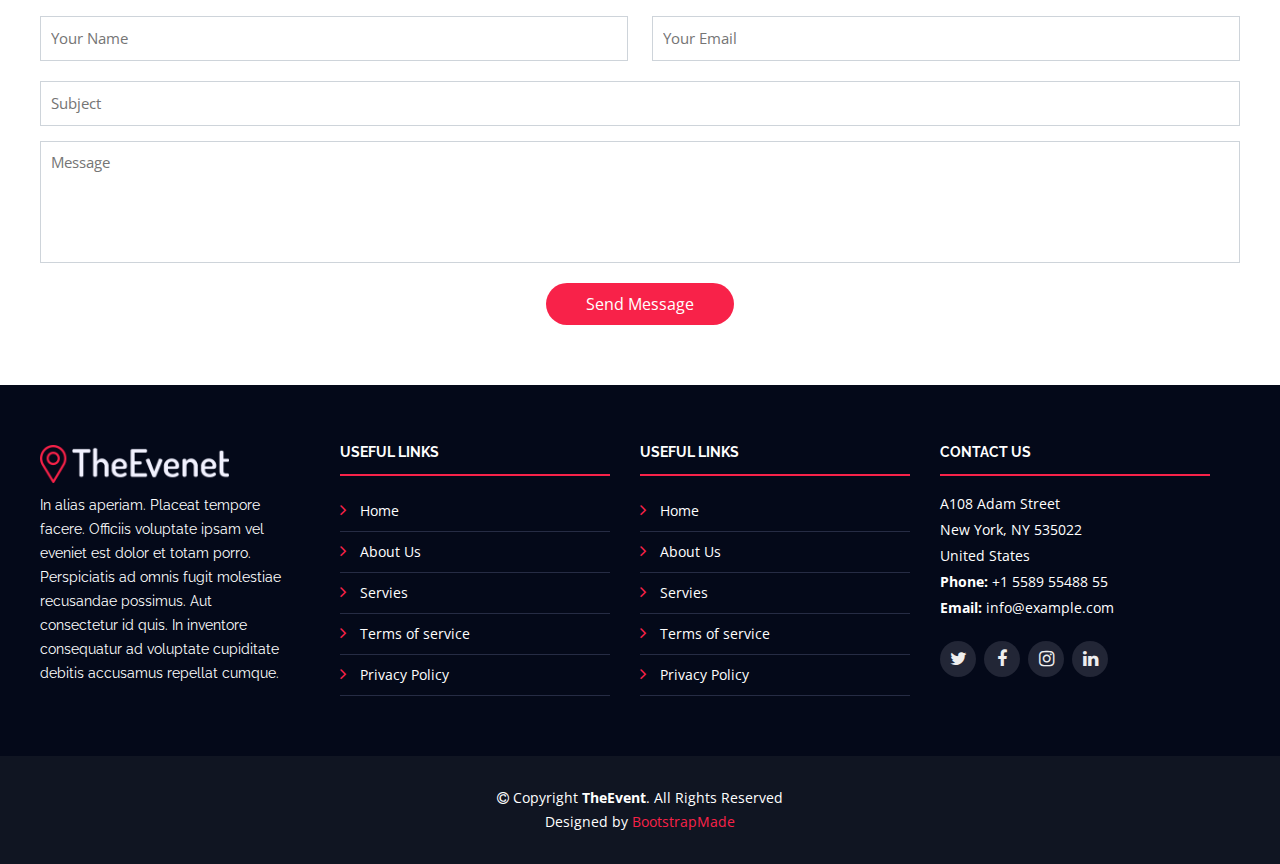
<file: portfolio/one-page-2/index.html>
<!DOCTYPE html>
<html lang="en">
<head>
	<title>The Evenet</title>

	<!-- Meta -->
	<meta charset="utf-8">
	<meta name="viewport" content="width=device-width, initial-scale=1.0">

	<!-- Font Awesome -->
	<link rel="stylesheet" href="https://cdnjs.cloudflare.com/ajax/libs/font-awesome/4.7.0/css/font-awesome.min.css">

	<!-- Google Fonts -->
	<link href="https://fonts.googleapis.com/css?family=Raleway:100,200,300,400,500,600,700,800&display=swap" rel="stylesheet">
	<link href="https://fonts.googleapis.com/css?family=Open+Sans:300,400,600,700,800&display=swap" rel="stylesheet">

	<!-- Css -->
	<link rel="stylesheet" type="text/css" href="css/reset.css">
	<link rel="stylesheet" type="text/css" href="css/style.css">
	<link rel="stylesheet" type="text/css" href="css/responsive.css">

	

</head>
<body>

	<!-- Header Section -->

	<header class="header_section" id="header">
		<div class="container">
			<div class="logo">
				<a href="#"><img src="images/logo.png" alt="logo"></a>
			</div>
			<div class="menu">
				<ul>
					<li><a href="#" class="active_menu">Home</a></li>
					<li><a href="#">About</a></li>
			        <li><a href="#">Speakers</a></li>
			        <li><a href="#">Schedule</a></li>
			        <li><a href="#">Venue</a></li>
			        <li><a href="#">Hotels</a></li>
			        <li><a href="#">Gallery</a></li>
		            <li><a href="#">Sponsors</a></li>
	    	        <li><a href="#">Contact</a></li>
			        <li><a href="#" class="btn">Buy Tickets</a></li>
				</ul>
			</div>
			<div class="clear"></div>
		</div>
	</header>

	<!-- Banner Section -->

	<section class="banner_section ">
		<div class="container">
			<div class="banner_cont">
				<h1>THE ANNUAL <br><span>MARKETING</span> CONFERENCE</h1>
				<h4>10-12 December, Downtown Conference Center, New York</h4>
				<a href="#" class="you_btn"><i class="fa fa-play" aria-hidden="true"></i></a>
				<div class="about_btn">
					<a href="#">About The Event</a>
				</div>	
			</div>
		</div>
	</section>

	<!-- About Section -->


	<section class="about_sec">
		<div class="container">
			<div class="inner_cont">
				<div class="item ft_item">
					<h2>About The Event</h2>
					<p>Sed nam ut dolor qui repellendus iusto odit. Possimus inventore eveniet accusamus error amet eius aut accusantium et. Non odit consequatur repudiandae sequi ea odio molestiae. Enim possimus sunt inventore in est ut optio sequi unde.</p>
				</div>
				<div class="item">
					<h3>WHERE</h3>
					<p>Downtown Conference Center, New York</p>
				</div>
				<div class="item">
					<h3>WHEN</h3>
					<p>Monday to Wednesday 10-12 December</p>
				</div>
				<div class="clear"></div>
			</div>	
		</div>
	</section>

	<!-- Event Speakers -->

	<section class="event_speaker">
		<div class="container">
			<div class="title_part">
				<h2>EVENT SPEAKERS</h2>
				<p>Here are some of our speakers</p>
				<div></div>
			</div>
			<div class="event_cont">
				<div class="item">
					<div class="full_part">
						<div class="img_part">
							<img src="images/speaker_1.jpg" alt="speaker_1">
						</div>
						<div class="event_cont">
							<a href="#">Brenden Legros</a>
							<p>Quas alias incidunt</p>
							<div class="icon">
								<a href="#"><i class="fa fa-facebook" aria-hidden="true"></i></a>
								<a href="#"><i class="fa fa-twitter" aria-hidden="true"></i></a>
								<a href="#"><i class="fa fa-linkedin" aria-hidden="true"></i></a>
								<a href="#"><i class="fa fa-instagram" aria-hidden="true"></i></a>
							</div>
						</div>
					</div>
				</div>
				<div class="item">
					<div class="full_part">
						<div class="img_part">
							<img src="images/speaker_2.jpg" alt="speaker_2">
						</div>
						<div class="event_cont">
							<a href="#">Hubert Hirthe</a>
							<p>Consequuntur odio aut</p>
							<div class="icon">
								<a href="#"><i class="fa fa-facebook" aria-hidden="true"></i></a>
								<a href="#"><i class="fa fa-twitter" aria-hidden="true"></i></a>
								<a href="#"><i class="fa fa-linkedin" aria-hidden="true"></i></a>
								<a href="#"><i class="fa fa-instagram" aria-hidden="true"></i></a>
							</div>
						</div>
					</div>
				</div>
				<div class="item">
					<div class="full_part">
						<div class="img_part"> 
							<img src="images/speaker_3.jpg" alt="speaker_3">
						</div>
						<div class="event_cont">
							<a href="#">Cole Emmerich</a>
							<p>Fugiat laborum et</p>
							<div class="icon">
								<a href="#"><i class="fa fa-facebook" aria-hidden="true"></i></a>
								<a href="#"><i class="fa fa-twitter" aria-hidden="true"></i></a>
								<a href="#"><i class="fa fa-linkedin" aria-hidden="true"></i></a>
								<a href="#"><i class="fa fa-instagram" aria-hidden="true"></i></a>
							</div>
						</div>
					</div>
				</div>

				<div class="item">
					<div class="full_part">
						<div class="img_part">
							<img src="images/speaker_4.jpg" alt="speaker_4">
						</div>
						<div class="event_cont">
							<a href="#">Jack Christiansen</a>
							<p>Debitis iure vero</p>
							<div class="icon">
								<a href="#"><i class="fa fa-facebook" aria-hidden="true"></i></a>
								<a href="#"><i class="fa fa-twitter" aria-hidden="true"></i></a>
								<a href="#"><i class="fa fa-linkedin" aria-hidden="true"></i></a>
								<a href="#"><i class="fa fa-instagram" aria-hidden="true"></i></a>
							</div>
						</div>
					</div>
				</div>

				<div class="item">
					<div class="full_part">
						<div class="img_part">
							<img src="images/speaker_5.jpg" alt="speaker_5">
						</div>
						<div class="event_cont">
							<a href="#">Alejandrin Littel</a>
							<p>Qui molestiae natus</p>
							<div class="icon">
								<a href="#"><i class="fa fa-facebook" aria-hidden="true"></i></a>
								<a href="#"><i class="fa fa-twitter" aria-hidden="true"></i></a>
								<a href="#"><i class="fa fa-linkedin" aria-hidden="true"></i></a>
								<a href="#"><i class="fa fa-instagram" aria-hidden="true"></i></a>
							</div>
						</div>
					</div>
				</div>

				<div class="item">
					<div class="full_part">
						<div class="img_part">
							<img src="images/speaker_6.jpg" alt="speaker_6">
						</div>
						<div class="event_cont">
							<a href="#">Willow Trantow</a>
							<p>Non autem dicta</p>
							<div class="icon">
								<a href="#"><i class="fa fa-facebook" aria-hidden="true"></i></a>
								<a href="#"><i class="fa fa-twitter" aria-hidden="true"></i></a>
								<a href="#"><i class="fa fa-linkedin" aria-hidden="true"></i></a>
								<a href="#"><i class="fa fa-instagram" aria-hidden="true"></i></a>
							</div>
						</div>
					</div>
				</div>

				<div class="clear"></div>
			</div>
		</div>
	</section>

	<!-- Event Schedule -->

	<section class="event_schedule">
		<div class="container">
			<div class="title_part">
				<h2>EVENT SCHEDULE</h2>
				<p>Here is our event schedule</p>
				<div></div>
			</div>
			<div class="event_inner_cont">
				<div class="top_cont">
					<ul>
						<li><button class="tablinks default-active" id="tab_list_1">Day 1</button></li>
						<li><button class="tablinks" id="tab_list_2">Day 2</button></li>
						<li><button class="tablinks" id="tab_list_3">Day 3</button></li>
					</ul>
					<p>Voluptatem nulla veniam soluta et corrupti consequatur neque eveniet officia. Eius necessitatibus voluptatem quis labore perspiciatis quia.</p>
				</div>

				<div class="tabcontent event_list" id="tab1">
					<div class="item">
						<div class="left_time">
							<p>09:30 AM</p>
						</div>
						<div class="right_detail">
							<h2><a href="#">Registration</a></h2>
							<p>Fugit voluptas iusto maiores temporibus autem numquam magnam.</p>
						</div>
						<div class="clear"></div>
					</div>
					<div class="item">
						<div class="left_time">
							<p>10:00 AM</p>
						</div>
						<div class="right_detail">
							<div class="inner_img">
								<a href="#"><img src="images/speaker_1.jpg" alt="speaker_1"></a>
							</div>
							<h2><a href="#">Keynote <span>Brenden Legros</span></a></h2>
							<p>Fugit voluptas iusto maiores temporibus autem numquam magnam.</p>
						</div>
						<div class="clear"></div>
					</div>
					<div class="item">
						<div class="left_time">
							<p>11:00 AM</p>
						</div>
						<div class="right_detail">
							<div class="inner_img">
								<a href="#"><img src="images/speaker_2.jpg" alt="speaker_2"></a>
							</div>
							<h2><a href="#">Et voluptatem iusto dicta nobis. <span> Hubert Hirthe</span></a></h2>
							<p>Maiores dignissimos neque qui cum accusantium ut sit sint inventore.</p>
						</div>
						<div class="clear"></div>
					</div>
					<div class="item">
						<div class="left_time">
							<p>12:00 PM</p>
						</div>
						<div class="right_detail">
							<div class="inner_img">
								<a href="#"><img src="images/speaker_3.jpg" alt="speaker_3"></a>
							</div>
							<h2><a href="#">Explicabo et rerum quis et ut ea. <span>Cole Emmerich</span></a></h2>
							<p>Veniam accusantium laborum nihil eos eaque accusantium aspernatur.</p>
						</div>
						<div class="clear"></div>
					</div>
					<div class="item">
						<div class="left_time">
							<p>02:00 PM</p>
						</div>
						<div class="right_detail">
							<div class="inner_img">
								<a href="#"><img src="images/speaker_4.jpg" alt="speaker_4"></a>
							</div>
							<h2><a href="#">Qui non qui vel amet culpa sequi. <span>Jack Christianse</span></a></h2>
							<p>Nam ex distinctio voluptatem doloremque suscipit iusto.</p>
						</div>
						<div class="clear"></div>
					</div>
					<div class="item">
						<div class="left_time">
							<p>03:00 PM</p>
						</div>
						<div class="right_detail">
							<div class="inner_img">
								<a href="#"><img src="images/speaker_5.jpg" alt="speaker_5"></a>
							</div>
							<h2><a href="#">Quos ratione neque expedita asperiores. <span>Alejandrin Littel</span></a></h2>
							<p>Eligendi quo eveniet est nobis et ad temporibus odio quo.</p>
						</div>
						<div class="clear"></div>
					</div>
					<div class="item">
						<div class="left_time">
							<p>04:00 PM</p>
						</div>
						<div class="right_detail">
							<div class="inner_img">
								<a href="#"><img src="images/speaker_6.jpg" alt="speaker_6"></a>
							</div>
							<h2><a href="#">Quo qui praesentium nesciunt <span>Willow Trantow</span></a></h2>
							<p>Voluptatem et alias dolorum est aut sit enim neque veritatis.</p>
						</div>
						<div class="clear"></div>
					</div>
				</div>

				<div class="tabcontent event_list" id="tab2">
					<div class="item">
						<div class="left_time">
							<p>10:00 AM</p>
						</div>
						<div class="right_detail">
							<div class="inner_img">
								<img src="images/speaker_1.jpg" alt="speaker_1">
							</div>
							<h2>Keynote <span>Brenden Legros</span></h2>
							<p>Fugit voluptas iusto maiores temporibus autem numquam magnam.</p>
						</div>
						<div class="clear"></div>
					</div>
					<div class="item">
						<div class="left_time">
							<p>11:00 AM</p>
						</div>
						<div class="right_detail">
							<div class="inner_img">
								<img src="images/speaker_2.jpg" alt="speaker_2">
							</div>
							<h2>Et voluptatem iusto dicta nobis. <span> Hubert Hirthe</span></h2>
							<p>Maiores dignissimos neque qui cum accusantium ut sit sint inventore.</p>
						</div>
						<div class="clear"></div>
					</div>
					<div class="item">
						<div class="left_time">
							<p>12:00 PM</p>
						</div>
						<div class="right_detail">
							<div class="inner_img">
								<img src="images/speaker_3.jpg" alt="speaker_3">
							</div>
							<h2>Explicabo et rerum quis et ut ea. <span>Cole Emmerich</span></h2>
							<p>Veniam accusantium laborum nihil eos eaque accusantium aspernatur.</p>
						</div>
						<div class="clear"></div>
					</div>
					<div class="item">
						<div class="left_time">
							<p>02:00 PM</p>
						</div>
						<div class="right_detail">
							<div class="inner_img">
								<img src="images/speaker_4.jpg" alt="speaker_4">
							</div>
							<h2>Qui non qui vel amet culpa sequi. <span>Jack Christiansen</span></h2>
							<p>Nam ex distinctio voluptatem doloremque suscipit iusto.</p>
						</div>
						<div class="clear"></div>
					</div>
					<div class="item">
						<div class="left_time">
							<p>03:00 PM</p>
						</div>
						<div class="right_detail">
							<div class="inner_img">
								<img src="images/speaker_5.jpg" alt="speaker_5">
							</div>
							<h2>Quos ratione neque expedita asperiores. <span>Alejandrin Littel</span></h2>
							<p>Eligendi quo eveniet est nobis et ad temporibus odio quo.</p>
						</div>
						<div class="clear"></div>
					</div>
					<div class="item">
						<div class="left_time">
							<p>04:00 PM</p>
						</div>
						<div class="right_detail">
							<div class="inner_img">
								<img src="images/speaker_6.jpg" alt="speaker_6">
							</div>
							<h2>Quo qui praesentium nesciunt <span>Willow Trantow</span></h2>
							<p>Voluptatem et alias dolorum est aut sit enim neque veritatis.</p>
						</div>
						<div class="clear"></div>
					</div>
				</div>

				<div class="tabcontent event_list" id="tab3">
					<div class="item">
						<div class="left_time">
							<p>04:00 PM</p>
						</div>
						<div class="right_detail">
							<div class="inner_img">
								<img src="images/speaker_6.jpg" alt="speaker_6">
							</div>
							<h2>Quo qui praesentium nesciunt <span>Willow Trantow</span></h2>
							<p>Voluptatem et alias dolorum est aut sit enim neque veritatis.</p>
						</div>
						<div class="clear"></div>
					</div>		
					<div class="item">
						<div class="left_time">
							<p>03:00 PM</p>
						</div>
						<div class="right_detail">
							<div class="inner_img">
								<img src="images/speaker_5.jpg" alt="speaker_5">
							</div>
							<h2>Quos ratione neque expedita asperiores. <span>Alejandrin Littel</span></h2>
							<p>Eligendi quo eveniet est nobis et ad temporibus odio quo.</p>
						</div>
						<div class="clear"></div>
					</div>		
					<div class="item">
						<div class="left_time">
							<p>02:00 PM</p>
						</div>
						<div class="right_detail">
							<div class="inner_img">
								<img src="images/speaker_4.jpg" alt="speaker_4">
							</div>
							<h2>Qui non qui vel amet culpa sequi. <span>Jack Christiansen</span></h2>
							<p>Nam ex distinctio voluptatem doloremque suscipit iusto.</p>
						</div>
						<div class="clear"></div>
					</div>	
					<div class="item">
						<div class="left_time">
							<p>12:00 PM</p>
						</div>
						<div class="right_detail">
							<div class="inner_img">
								<img src="images/speaker_3.jpg" alt="speaker_3">
							</div>
							<h2>Explicabo et rerum quis et ut ea. <span>Cole Emmerich</span></h2>
							<p>Veniam accusantium laborum nihil eos eaque accusantium aspernatur.</p>
						</div>
						<div class="clear"></div>
					</div>
					<div class="item">
						<div class="left_time">
							<p>11:00 AM</p>
						</div>
						<div class="right_detail">
							<div class="inner_img">
								<img src="images/speaker_2.jpg" alt="speaker_2">
							</div>
							<h2>Et voluptatem iusto dicta nobis. <span> Hubert Hirthe</span></h2>
							<p>Maiores dignissimos neque qui cum accusantium ut sit sint inventore.</p>
						</div>
						<div class="clear"></div>
					</div>	
					<div class="item">
						<div class="left_time">
							<p>10:00 AM</p>
						</div>
						<div class="right_detail">
							<div class="inner_img">
								<img src="images/speaker_1.jpg" alt="speaker_1">
							</div>
							<h2>Keynote <span>Brenden Legros</span></h2>
							<p>Fugit voluptas iusto maiores temporibus autem numquam magnam.</p>
						</div>
						<div class="clear"></div>
					</div>
				</div>
			</div>
		</div>
	</section>

	<!-- Event Venue -->

	<section class="event_venue">
		<div class="container">
			<div class="title_part">
				<h2>EVENT VENUE</h2>
				<p>Event venue location info and gallery</p>
				<div></div>
			</div>
		</div>	
		<div class="venue_inner_part">
			<div class="left_map">
				<iframe src="https://www.google.com/maps/embed?pb=!1m18!1m12!1m3!1d3024.359536674067!2d-74.00835098509562!3d40.71010104566959!2m3!1f0!2f0!3f0!3m2!1i1024!2i768!4f13.1!3m3!1m2!1s0x89c25a22a2945b81%3A0x1293cf6040eb9402!2s157+William+St%2C+New+York%2C+NY+10038%2C+USA!5e0!3m2!1sen!2sin!4v1562508740458!5m2!1sen!2sin" allowfullscreen></iframe>
			</div>
			<div class="right_info">
				<h1>Downtown Conference <br> Center, New York</h1>
				<p>Iste nobis eum sapiente sunt enim dolores labore accusantium autem. Cumque beatae ipsam. Est quae sit qui voluptatem corporis velit. Qui maxime accusamus possimus. Consequatur sequi et ea suscipit enim nesciunt quia velit.</p>
			</div>
			<div class="clear"></div>
		</div>
		<div class="event_part">
			<div class="item">
				<a href="#"><img src="images/event_2.jpg" alt="event_2"></a>
			</div>
			<div class="item">
				<a href="#"><img src="images/event_3.jpg" alt="event_3"></a>
			</div>
			<div class="item">
				<a href="#"><img src="images/event_4.jpg" alt="event_4"></a>
			</div>
			<div class="item">
				<a href="#"><img src="images/event_5.jpg" alt="event_5"></a>
			</div>
			<div class="item">
				<a href="#"><img src="images/event_6.jpg" alt="event_6"></a>
			</div>
			<div class="item">
				<a href="#"><img src="images/event_7.jpg" alt="event_7"></a>
			</div>
			<div class="item">
				<a href="#"><img src="images/event_8.jpg" alt="event_8"></a>
			</div>
			<div class="item">
				<a href="#"><img src="images/event_9.jpg" alt="event_9"></a>
			</div>
			<div class="clear"></div>
		</div>
	</section>

	<!-- Hotel Section -->

	<section class="hotel_section">
		<div class="container">
			<div class="title_part">
				<h2>HOTELS</h2>
				<p>Her are some nearby hotels</p>
				<div></div>
			</div>
			<div class="hotel_inner_part">
				<div class="item">
					<div class="img_part">
						<a href="#"><img src="images/hotel_1.jpg" alt="hotel_1"></a>
					</div>
					<div class="inner_ht_cont">
						<a href="#">Hotel 1</a>
						<div class="st_icon">
							<i class="fa fa-star" aria-hidden="true"></i>
							<i class="fa fa-star" aria-hidden="true"></i>
							<i class="fa fa-star" aria-hidden="true"></i>
							<i class="fa fa-star" aria-hidden="true"></i>
							<i class="fa fa-star" aria-hidden="true"></i>
						</div>	
						<p>0.4 Mile from the Venue</p>
					</div>
				</div>
				<div class="item">
					<div class="img_part">
						<a href="#"><img src="images/hotel_2.jpg" alt="hotel_2"></a>
					</div>
					<div class="inner_ht_cont">
						<a href="#">Hotel 2</a>
						<div class="st_icon">
							<i class="fa fa-star" aria-hidden="true"></i>
							<i class="fa fa-star" aria-hidden="true"></i>
							<i class="fa fa-star" aria-hidden="true"></i>
							<i class="fa fa-star" aria-hidden="true"></i>
							<i class="fa fa-star-half-o" aria-hidden="true"></i>
						</div>	
						<p>0.4 Mile from the Venue</p>
					</div>
				</div>
				<div class="item">
					<div class="img_part">
						<a href="#"><img src="images/hotel_3.jpg" alt="hotel_3"></a>
					</div>
					<div class="inner_ht_cont">
						<a href="#">Hotel 3</a>
						<div class="st_icon">
							<i class="fa fa-star" aria-hidden="true"></i>
							<i class="fa fa-star" aria-hidden="true"></i>
							<i class="fa fa-star" aria-hidden="true"></i>
							<i class="fa fa-star" aria-hidden="true"></i>
						</div>	
						<p>0.4 Mile from the Venue</p>
					</div>
				</div>
				<div class="clear"></div>
			</div>
		</div>
	</section>

	<!-- Gallery -->

	<section class="gallery_section">
		<div class="container">
			<div class="title_part">
				<h2>GALLERY</h2>
				<p>Check our gallery from the recent events</p>
				<div></div>
			</div>
		</div>
		<div class="inner_img_part">
			<div class="item ft_item">
				<img src="images/gallery_3.jpg" alt="gallery_1">
			</div>
			<div class="item">
				<img src="images/gallery_2.jpg" alt="gallery_2">
			</div>
			<div class="item">
				<img src="images/gallery_3.jpg" alt="gallery_3">
			</div>
			<div class="item center_img">
				<img src="images/gallery_4.jpg" alt="gallery_4">
			</div>
			<div class="item">
				<img src="images/gallery_5.jpg" alt="gallery_5">
			</div>
			<div class="item">
				<img src="images/gallery_6.jpg" alt="gallery_6">
			</div>
			<div class="item lt_item">
				<img src="images/gallery_5.jpg" alt="gallery_7">
			</div>
			<div class="clear"></div>
		</div>
	</section>


	<!-- Clients Section -->

	<section class="cients_section">
		<div class="container">
			<div class="title_part">
				<h2>SPONSORS</h2>
				<div></div>
			</div>
			<div class="inner_client_part">
				<div class="item br-bt br-lt">
					<a href="#"><img src="images/clients_1.png" alt="clients_1"></a>
				</div>
				<div class="item br-bt">
					<a href="#"><img src="images/clients_2.png" alt="clients_2"></a>
				</div>
				<div class="item br-bt">
					<a href="#"><img src="images/clients_3.png" alt="clients_3"></a>
				</div>
				<div class="item br-bt">
					<a href="#"><img src="images/clients_4.png" alt="clients_4"></a>
				</div>
				<div class="item br-lt">
					<a href="#"><img src="images/clients_5.png" alt="clients_5"></a>
				</div>
				<div class="item ">
					<a href="#"><img src="images/clients_6.png" alt="clients_6"></a>
				</div>
				<div class="item ">
					<a href="#"><img src="images/clients_7.png" alt="clients_7"></a>
				</div>
				<div class="item">
					<a href="#"><img src="images/clients_8.png" alt="clients_8"></a>
				</div>
				<div class="clear"></div>
			</div>
		</div>
	</section>


	<!-- FAQ  Section-->

	<section class="faq_section">
		<div class="container">
			<div class="title_part">
				<h2>F.A.Q</h2>
				<div></div>
			</div>

			<div class="faq_cont">
				<div class="faq_list">
					<ul>
						<li>
							<button class="bar_part">Non consectetur a erat nam at lectus urna duis?</button>
							<div class="content contentHide">
								<p>
			                      Feugiat pretium nibh ipsum consequat. Tempus iaculis urna id volutpat lacus laoreet non curabitur gravida. Venenatis lectus magna fringilla urna porttitor rhoncus dolor purus non.
			                    </p>
			                </div>
						</li>
						<li>
							<button class="bar_part">Feugiat scelerisque varius morbi enim nunc faucibus a pellentesque? </button>
							<div class="content">
								<p>			                      
                     			 Dolor sit amet consectetur adipiscing elit pellentesque habitant morbi. Id interdum velit laoreet id donec ultrices. Fringilla phasellus faucibus scelerisque eleifend donec pretium. Est pellentesque elit ullamcorper dignissim. Mauris ultrices eros in cursus turpis massa tincidunt dui.                    
			                    </p>
			                </div>
						</li>
						<li>
							<button class="bar_part">Dolor sit amet consectetur adipiscing elit pellentesque habitant morbi? </button>
							<div class="content">
								<p>Eleifend mi in nulla posuere sollicitudin aliquam ultrices sagittis orci. Faucibus pulvinar elementum integer enim. Sem nulla pharetra diam sit amet nisl suscipit. Rutrum tellus pellentesque eu tincidunt. Lectus urna duis convallis convallis tellus. Urna molestie at elementum eu facilisis sed odio morbi quis
                    
			                    </p>
			                </div>
						</li>
						<li>
							<button class="bar_part">Ac odio tempor orci dapibus. Aliquam eleifend mi in nulla? </button>
							<div class="content">
								<p>                
                     				 Dolor sit amet consectetur adipiscing elit pellentesque habitant morbi. Id interdum velit laoreet id donec ultrices. Fringilla phasellus faucibus scelerisque eleifend donec pretium. Est pellentesque elit ullamcorper dignissim. Mauris ultrices eros in cursus turpis massa tincidunt dui.                    
			                    </p>
			                </div>
						</li>
						<li>
							<button class="bar_part">Tempus quam pellentesque nec nam aliquam sem et tortor consequat? </button>
							<div class="content">
								<p>		                      
                    			  Molestie a iaculis at erat pellentesque adipiscing commodo. Dignissim suspendisse in est ante in. Nunc vel risus commodo viverra maecenas accumsan. Sit amet nisl suscipit adipiscing bibendum est. Purus gravida quis blandit turpis cursus in                    
			                    </p>
			                </div>
						</li>
						<li>
							<button class="bar_part">Tortor vitae purus faucibus ornare. Varius vel pharetra vel turpis nunc eget lorem dolor? </button>
							<div class="content">
								<p>		                      
                      				Laoreet sit amet cursus sit amet dictum sit amet justo. Mauris vitae ultricies leo integer malesuada nunc vel. Tincidunt eget nullam non nisi est sit amet. Turpis nunc eget lorem dolor sed. Ut venenatis tellus in metus vulputate eu scelerisque. Pellentesque diam volutpat commodo sed egestas egestas fringilla phasellus faucibus. Nibh tellus molestie nunc non blandit massa enim nec.
                    
			                    </p>
			                </div>
						</li>
					</ul>
				</div>
			</div>
		</div>
	</section>


	<!-- NewsLetter Section -->

	<section class="news_letter_sec">
		<div class="container">
			<div class="news_letter_cont">
				<div class="title_part">
					<h2>NEWSLETTER</h2>
					<p>Rerum numquam illum recusandae quia mollitia consequatur.</p>
					<div></div>
				</div>
				<div class="sub_part">
					<input type="email" name="email" placeholder="Enter your Email">
					<button>Subscribe</button>
				</div>
			</div>	
		</div>
	</section>


	<!-- Buy Tickets Section -->

	<section class="buy_ticket_section">
		<div class="container">
			<div class="title_part">
				<h2>BUY TICKETS</h2>
				<p>Velit consequatur consequatur inventore iste fugit unde omnis eum aut.</p>
				<div></div>
			</div>

			<div class="inner_item">
				<div class="box">
					<div class="top_part">
						<h1>STANDARD ACCESS </h1>
						<h2>$150</h2>
					</div>
					<div class="buy_list">
						<ul>
							<li>
								<i class="fa fa-check" aria-hidden="true"></i>
								<p>Regular Seating</p>
							</li>
							<li>
								<i class="fa fa-check" aria-hidden="true"></i>
								<p>Coffee Break</p>
							</li>
							<li >
								<i class="fa fa-check" aria-hidden="true"></i>
								<p>Custom Badge</p>
							</li>
							<li class="hide_para">
								<i class="fa fa-times" aria-hidden="true"></i>
								<p>Community Access</p>
							</li>
							<li class="hide_para">
								<i class="fa fa-times" aria-hidden="true"></i>
								<p>Workshop Access</p>
							</li>
							<li class="hide_para">
								<i class="fa fa-times" aria-hidden="true"></i>
								<p>After Party</p>
							</li>
						</ul>
					</div>
					<div class="buy_btn">
						<button>Buy Now</button>
					</div>
				</div>

				<div class="box">
					<div class="top_part">
						<h1>PRO ACCESS</h1>
						<h2>$250</h2>
					</div>
					<div class="buy_list">
						<ul>
							<li>
								<i class="fa fa-check" aria-hidden="true"></i>
								<p>Regular Seating</p>
							</li>
							<li>
								<i class="fa fa-check" aria-hidden="true"></i>
								<p>Coffee Break</p>
							</li>
							<li >
								<i class="fa fa-check" aria-hidden="true"></i>
								<p>Custom Badge</p>
							</li>
							<li>
								<i class="fa fa-times" aria-hidden="true"></i>
								<p>Community Access</p>
							</li>
							<li class="hide_para">
								<i class="fa fa-times" aria-hidden="true"></i>
								<p>Workshop Access</p>
							</li>
							<li class="hide_para">
								<i class="fa fa-times" aria-hidden="true"></i>
								<p>After Party</p>
							</li>
						</ul>
					</div>
					<div class="buy_btn">
						<button>Buy Now</button>
					</div>
				</div>

				<div class="box">
					<div class="top_part">
						<h1>PREMIUM ACCESS</h1>
						<h2>$350</h2>
					</div>
					<div class="buy_list">
						<ul>
							<li>
								<i class="fa fa-check" aria-hidden="true"></i>
								<p>Regular Seating</p>
							</li>
							<li>
								<i class="fa fa-check" aria-hidden="true"></i>
								<p>Coffee Break</p>
							</li>
							<li >
								<i class="fa fa-check" aria-hidden="true"></i>
								<p>Custom Badge</p>
							</li>
							<li>
								<i class="fa fa-check" aria-hidden="true"></i>
								<p>Community Access</p>
							</li>
							<li>
								<i class="fa fa-check" aria-hidden="true"></i>
								<p>Workshop Access</p>
							</li>
							<li>
								<i class="fa fa-check" aria-hidden="true"></i>
								<p>After Party</p>
							</li>
						</ul>
					</div>
					<div class="buy_btn">
						<button>Buy Now</button>
					</div>
				</div>

				<div class="clear"></div>
			</div>
		</div>
	</section>


	<!-- Contact Section -->

	<section class="contact_section">
		<div class="container">
			<div class="title_part">
				<h2>CONTACT US</h2>
				<p>Nihil officia ut sint molestiae tenetur.</p>
				<div></div>
			</div>

			<div class="add_part">
				<div class="add_item">
					<h3>ADDRESS</h3>
					<p>A108 Adam Street, NY 535022, USA</p>
				</div>
				<div class="add_item">
					<h3>PHONE NUMBER</h3>
					<a href="tel:+155895548855"> +1 5589 55488 55</a>
				</div>
				<div class="add_item lt_item">
					<h3>EMAIL</h3>
					<a href="mailto:info@example.com">info@example.com</a>
				</div>
				<div class="clear"></div>
			</div>

			<div class="detail_part">
				<form>
					<div class="top_box">
						<div class="left_box">
							<input type="text" name="name" placeholder="Your Name">
						</div>
						<div class="right_box">
							<input type="email" name="email" placeholder="Your Email">
						</div>
						<div class="clear"></div>
					</div>
					<div class="next_box">
						<input type="text" name="text" placeholder="Subject">
						<textarea placeholder="Message" rows="5"></textarea>
					</div>
					<div class="submit_btn">
						<input type="submit" value="Send Message">
					</div>
				</form>	
			</div>

		</div>
	</section>


	<!-- Footer Section -->

	<footer class="footer_section">
		<div class="container">
			<div class="inner_ftr">
				<div class="item">
					<a href="#"><img src="images/logo.png" alt="Ftr_Logo"></a>
					<p>In alias aperiam. Placeat tempore facere. Officiis voluptate ipsam vel eveniet est dolor et totam porro. Perspiciatis ad omnis fugit molestiae recusandae possimus. Aut consectetur id quis. In inventore consequatur ad voluptate cupiditate debitis accusamus repellat cumque.</p>
				</div>
				<div class="item">
					<div class="htr_title">
						<h3>USEFUL LINKS</h3>
					</div>
					<ul>
						<li>
							<i class="fa fa-angle-right" aria-hidden="true"></i>
							<a href="#">Home</a>
						</li>

						<li>
							<i class="fa fa-angle-right" aria-hidden="true"></i>
							<a href="#">About Us</a>
						</li>

						<li>
							<i class="fa fa-angle-right" aria-hidden="true"></i>
							<a href="#">Servies</a>
						</li>

						<li>
							<i class="fa fa-angle-right" aria-hidden="true"></i>
							<a href="#">Terms of service</a>
						</li>

						<li>
							<i class="fa fa-angle-right" aria-hidden="true"></i>
							<a href="#">Privacy Policy</a>
						</li>

					</ul>
				</div>
				<div class="item">
					<div class="htr_title">
						<h3>USEFUL LINKS</h3>
					</div>
					<ul>
						<li>
							<i class="fa fa-angle-right" aria-hidden="true"></i>
							<a href="#">Home</a>
						</li>

						<li>
							<i class="fa fa-angle-right" aria-hidden="true"></i>
							<a href="#">About Us</a>
						</li>

						<li>
							<i class="fa fa-angle-right" aria-hidden="true"></i>
							<a href="#">Servies</a>
						</li>

						<li>
							<i class="fa fa-angle-right" aria-hidden="true"></i>
							<a href="#">Terms of service</a>
						</li>

						<li>
							<i class="fa fa-angle-right" aria-hidden="true"></i>
							<a href="#">Privacy Policy</a>
						</li>

					</ul>
				</div>
				<div class="item">
					<div class="htr_title">
						<h3>CONTACT US</h3>
					</div>
					<h5>A108 Adam Street <br> New York, NY 535022  <br> United States </h5>
					<h5><strong>Phone:</strong> +1 5589 55488 55</h5>
					<h5><strong>Email:</strong> info@example.com</h5>
					<div class="social_link">
						<a href="#"><i class="fa fa-twitter" aria-hidden="true"></i></a>
						<a href="#"><i class="fa fa-facebook" aria-hidden="true"></i></a>
						<a href="#"><i class="fa fa-instagram" aria-hidden="true"></i></a>
						<a href="#"><i class="fa fa-linkedin" aria-hidden="true"></i></a>
					</div>
				</div>
				<div class="clear"></div>
			</div>
		</div>
	</footer>



	<!-- Copy Rights -->

	<div class="copy_rights">
		<div class="container">
			<div class="inner_text">
				<p><i class="fa fa-copyright" aria-hidden="true"></i> Copyright <strong>TheEvent</strong>. All Rights Reserved <br>Designed by <a href="#">BootstrapMade</a></p>
			</div>	
		</div>
	</div>

	<script type="text/javascript" src="js/main.js"></script>
</body>
</html>
</file>
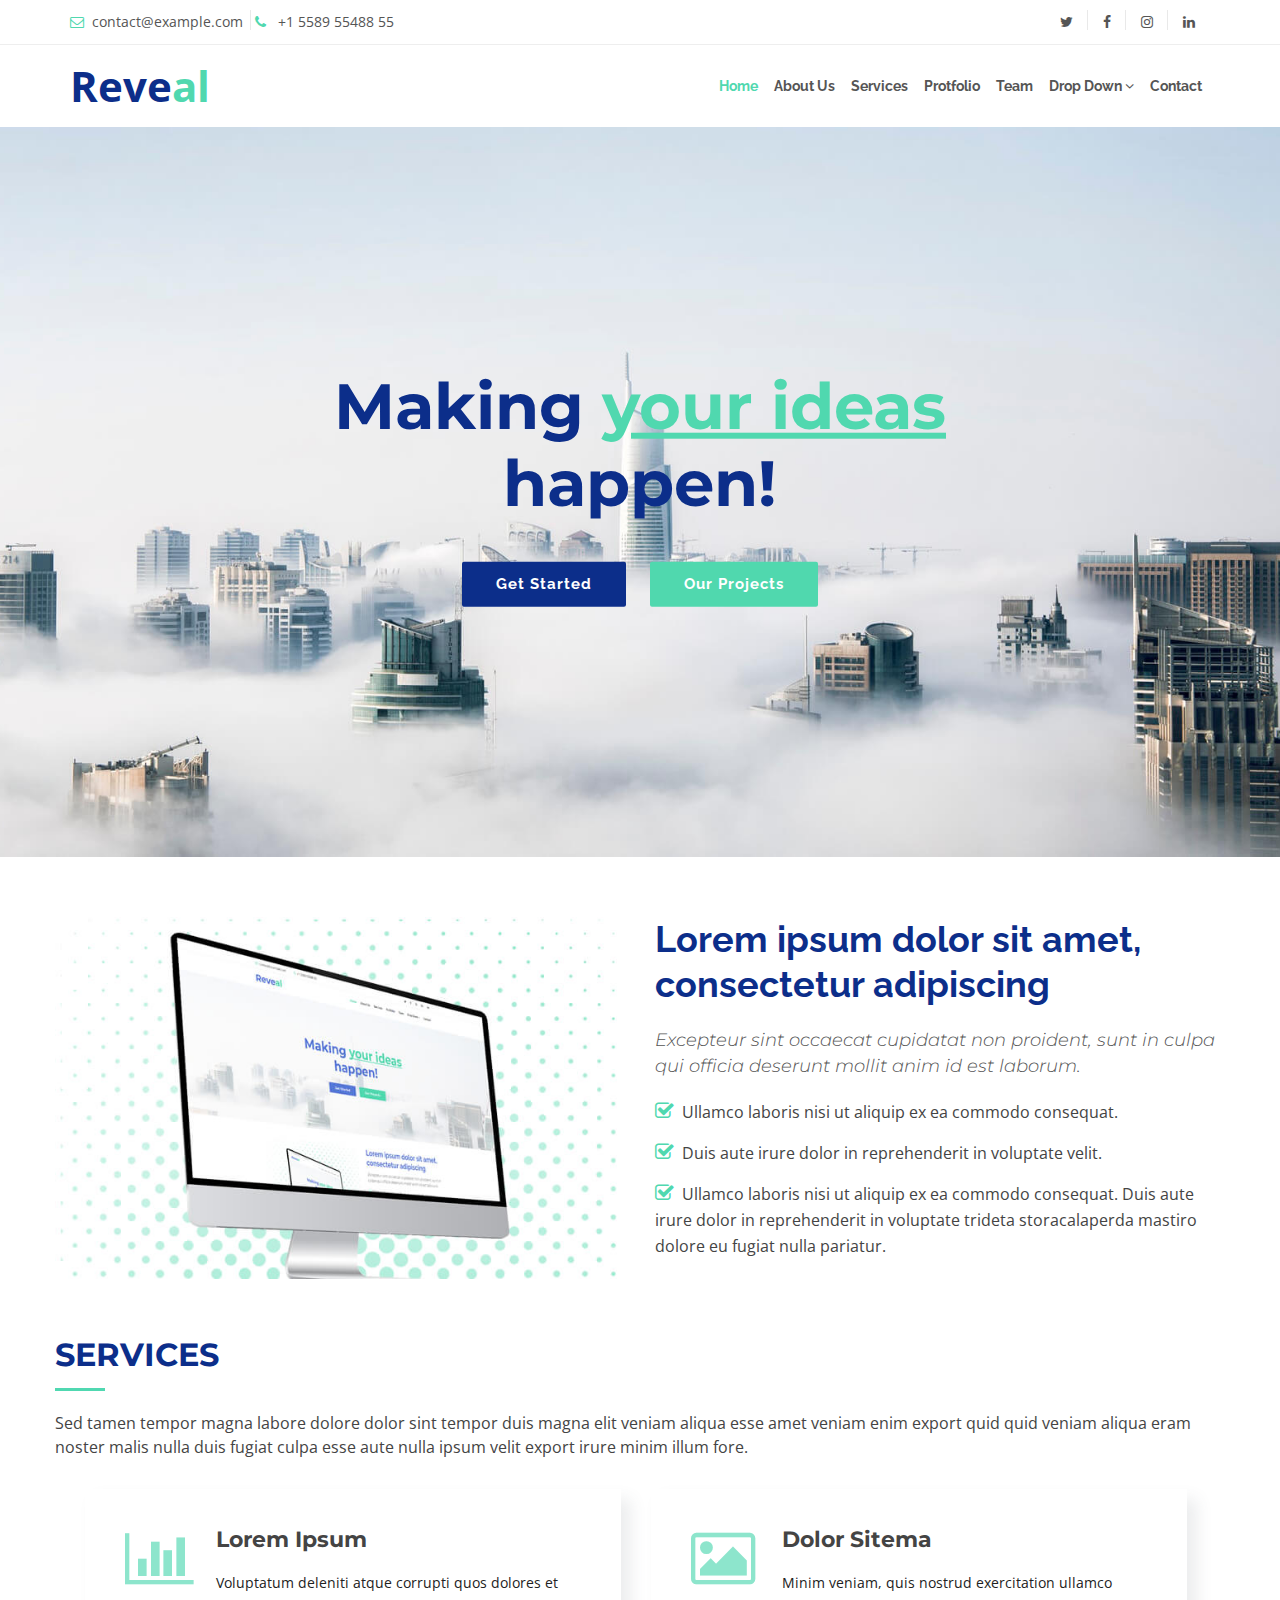
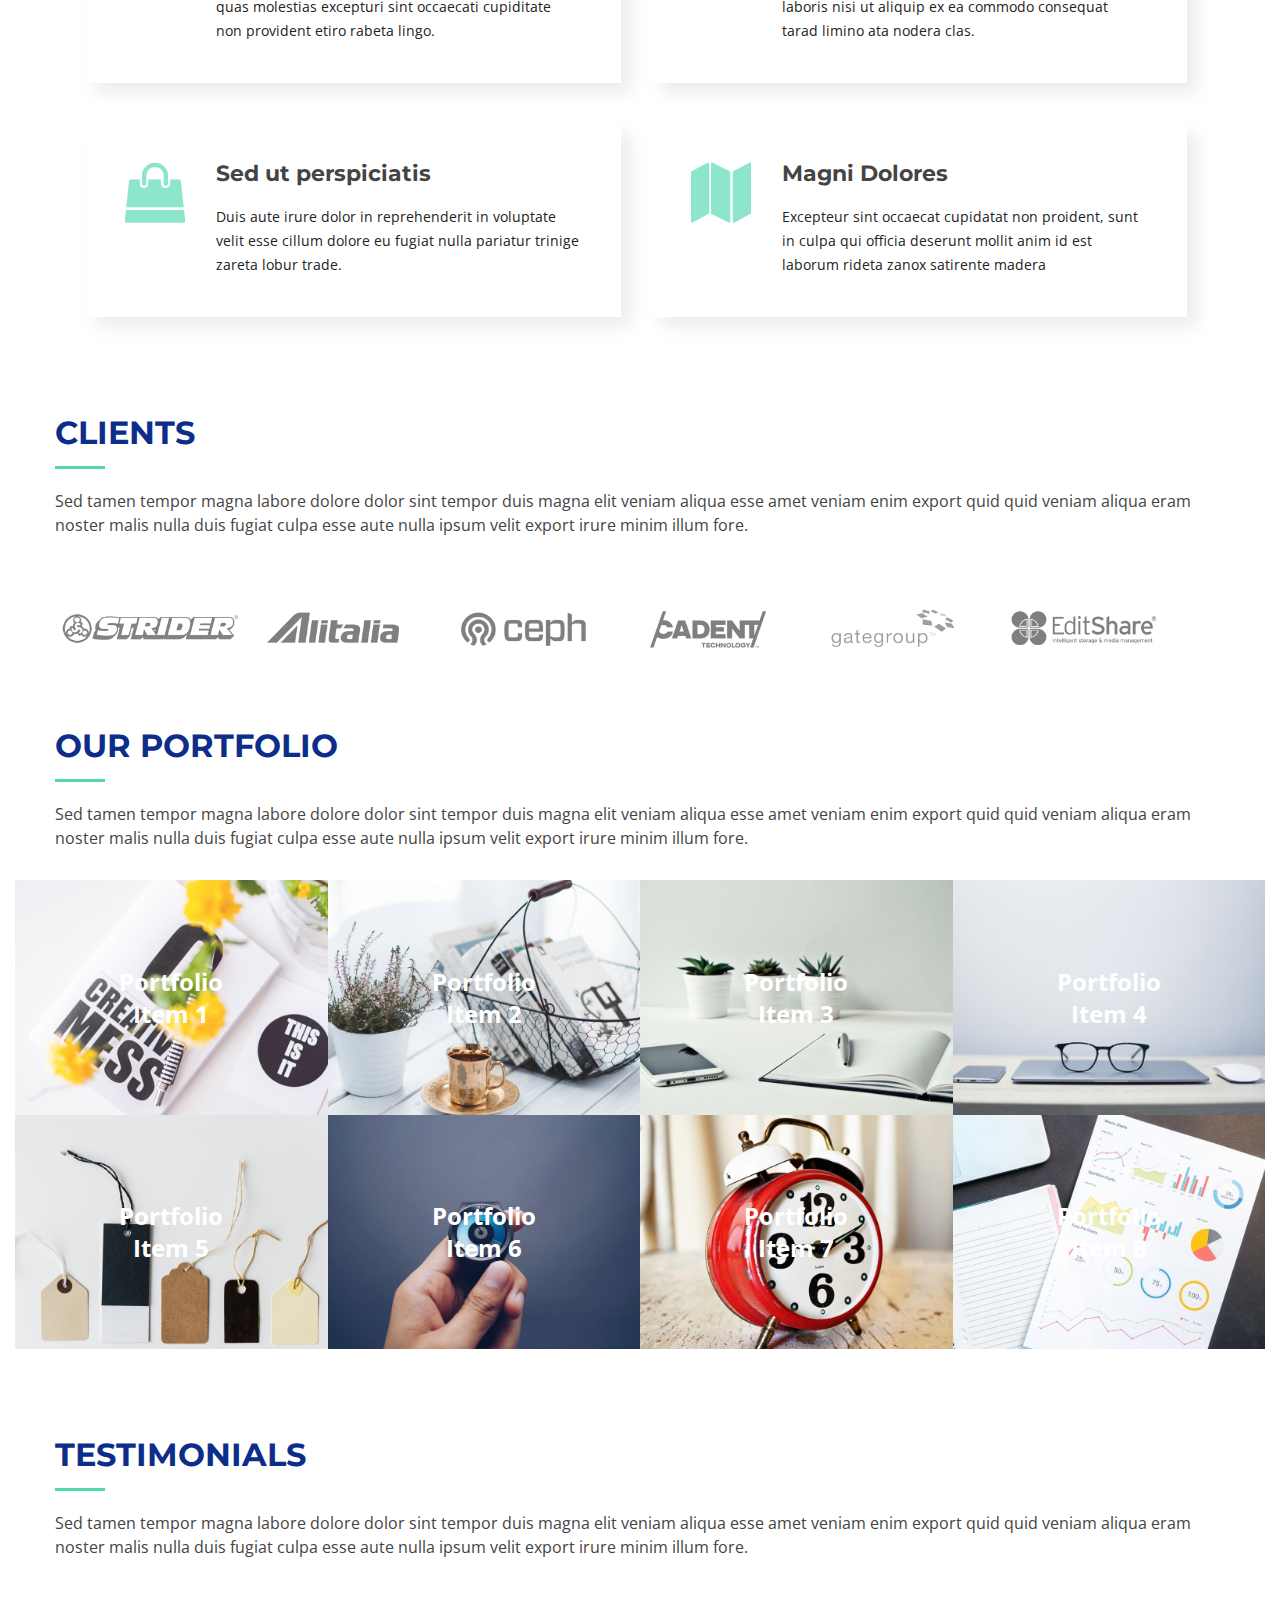
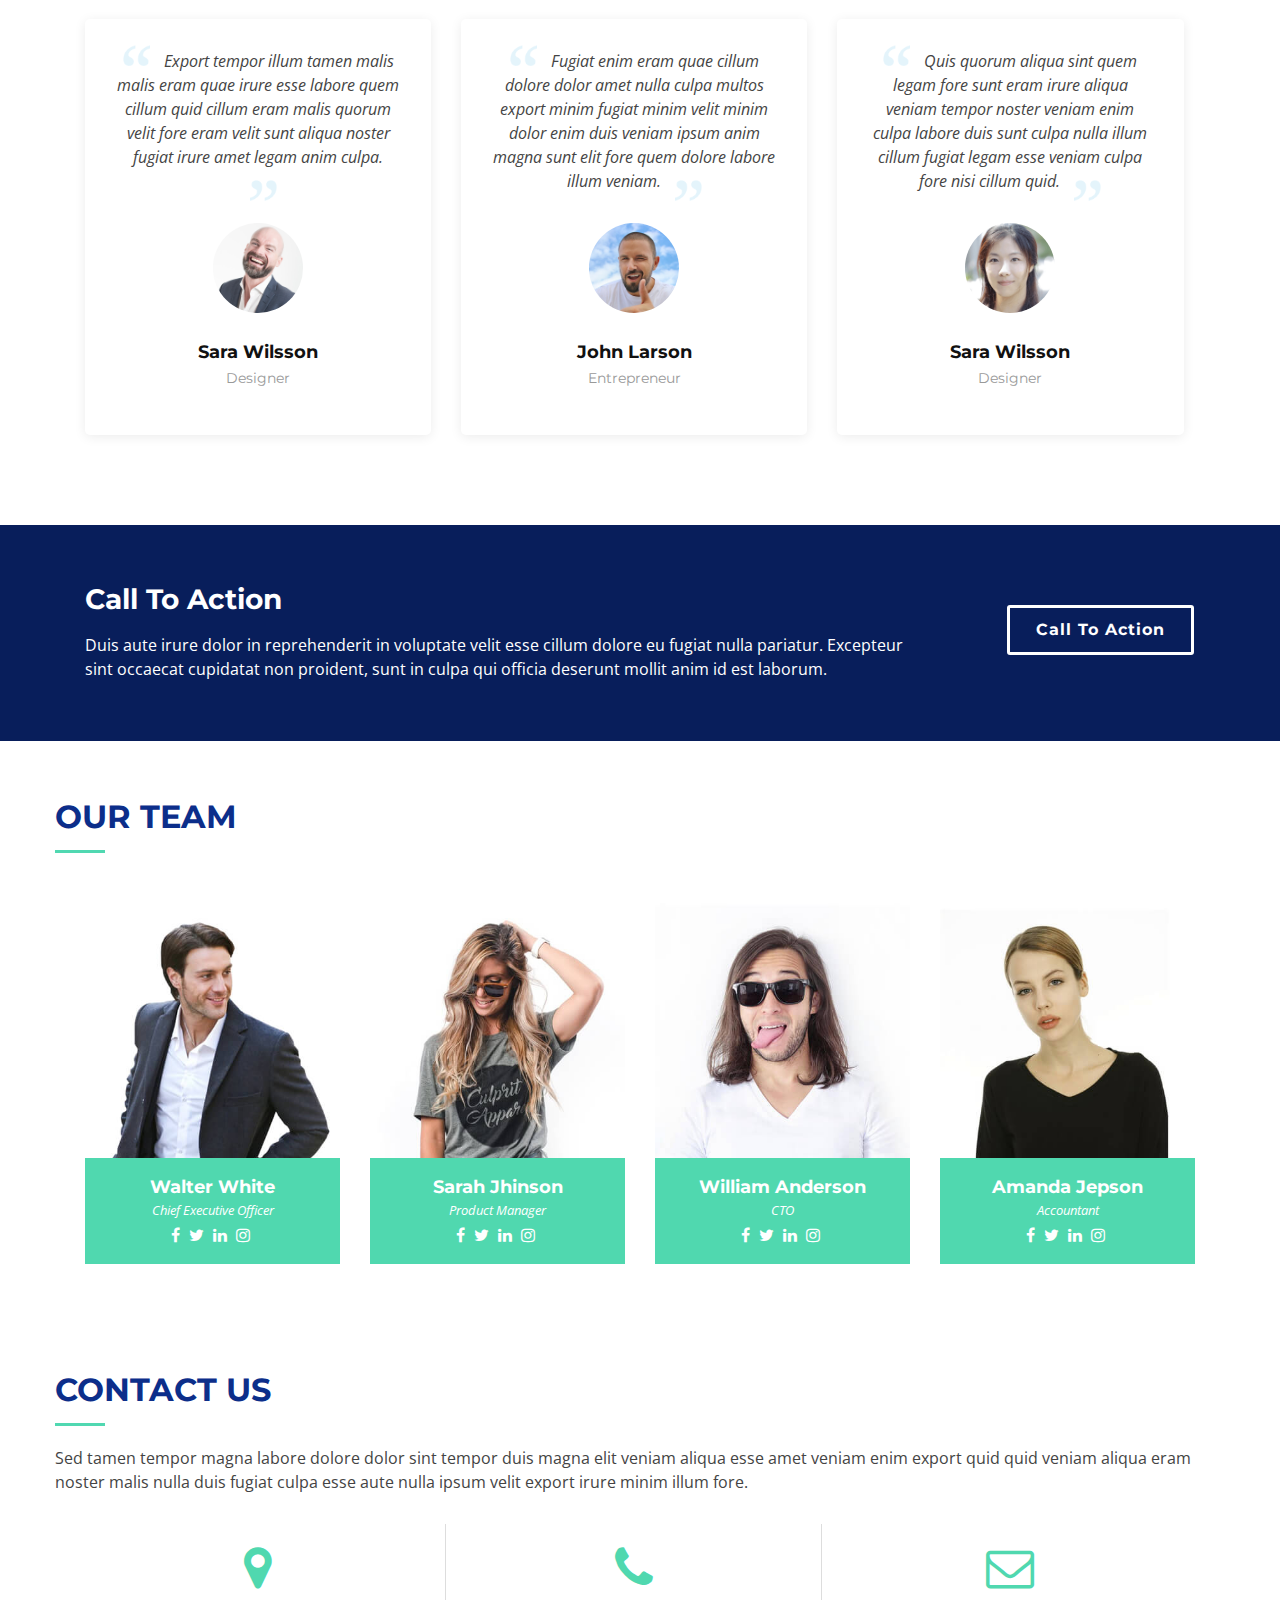
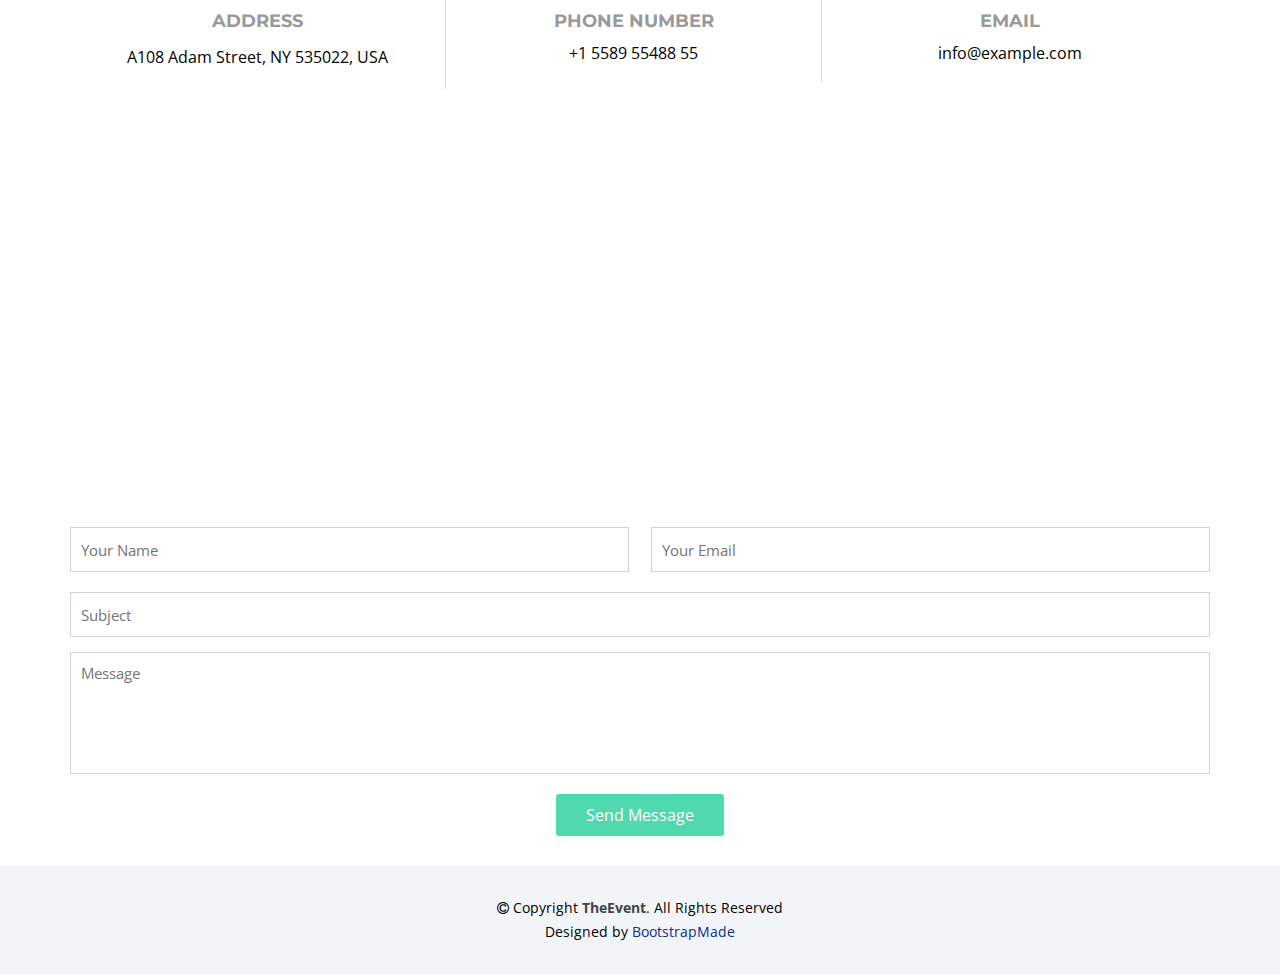
<file: portfolio/one-page-3/index.html>
<!DOCTYPE html>
<html lang="zxx">
<head>
	<title>Reveal</title>

	<!-- Meta -->
	<meta charset="utf-8">
	<meta name="viewport" content="width=device-width, initial-scale=1.0">

	<!-- Fontawesome  -->
	<link rel="stylesheet" href="https://cdnjs.cloudflare.com/ajax/libs/font-awesome/4.7.0/css/font-awesome.min.css">

	<!--  Google Fonts -->
	<link href="https://fonts.googleapis.com/css?family=Open+Sans:300,400,600,700,800&display=swap" rel="stylesheet">
	<link href="https://fonts.googleapis.com/css?family=Montserrat:100,200,300,400,500,600,700,800,900&display=swap" rel="stylesheet">
	<link href="https://fonts.googleapis.com/css?family=Raleway:700,700i&display=swap" rel="stylesheet">

	<!-- Css -->
	<link rel="stylesheet" type="text/css" href="css/reset.css">
	<link rel="stylesheet" type="text/css" href="css/style.css">

</head>
<body>

	<!-- Section-1 -->

	<div class="section-1">
		<div class="container">
			<div class="top_left">
				<ul>
					<li>
						<a href="mailto:contact@example.com"><i class="fa fa-envelope-o" aria-hidden="true"></i>contact@example.com </a>
					</li>
					<li>
						<a href="tel:+155895548855"><i class="fa fa-phone" aria-hidden="true"></i> +1 5589 55488 55</a>
					</li>
				</ul>
			</div>
			<div class="top_right">
				<ul>
					<li>
						<a href="#"><i class="fa fa-twitter" aria-hidden="true"></i></a>
					</li>
					<li>
						<a href="#"><i class="fa fa-facebook" aria-hidden="true"></i></a>
					</li>
					<li>
						<a href="#"><i class="fa fa-instagram" aria-hidden="true"></i></a>
					</li>
					<li>
						<a href="#" id="br-rt"><i class="fa fa-linkedin" aria-hidden="true"></i></a>
					</li>
				</ul>
			</div>
			<div class="clear"></div>
		</div>
	</div>

	<!-- Section-2 -->

	<div class="section-2">
		<div class="container">
			<div class="sec_2_left">
				<a href="#">Reve<span>al</span></a>
			</div>
			<div class="sec_2_right">
				<ul>
					<li>
						<a href="#" class="active">Home</a>
					</li>
					<li>
						<a href="#">About Us</a>
					</li>
					<li>
						<a href="#">Services</a>
					</li>
					<li>
						<a href="#">Protfolio</a>
					</li>
					<li>
						<a href="#">Team</a>
					</li>
					<li>
						<a href="#">Drop Down <i class="fa fa-angle-down" aria-hidden="true"></i></a>
					</li>							
					<li>	
						<a href="#">Contact</a>
					</li>
				</ul>
			</div>
			<div class="clear"></div>
		</div>
	</div>

	<!-- Section-3 -->

	<div class="section-3">
		<div class="container">
			<div class="sec_3_cont">
				<h1>Making <span>your ideas</span> <br />happen!</h1>
				<a href="#">Get Started</a>
				<a href="#" class="sec_btn">Our Projects</a>
			</div>
		</div>
	</div>

	<!-- Section-4 -->

	<div class="section-4">
		<div class="container">
			<div class="sec_4_cont">
				<div class="left_s4_item">
					<img src="images/about-img.jpg" alt="about-img">
				</div>
				<div class="right_s4_item">
					<h2>Lorem ipsum dolor sit amet,<br> consectetur adipiscing</h2>
					<h3>Excepteur sint occaecat cupidatat non proident, sunt in culpa qui officia deserunt mollit anim id est laborum.</h3>
					<ul>
						<li>
							<p><i class="fa fa-check-square-o" aria-hidden="true"></i> Ullamco laboris nisi ut aliquip ex ea commodo consequat.</p>
						</li>
						<li>
							<p><i class="fa fa-check-square-o" aria-hidden="true"></i> Duis aute irure dolor in reprehenderit in voluptate velit.</p>
						</li>
						<li>
							<p><i class="fa fa-check-square-o" aria-hidden="true"></i> Ullamco laboris nisi ut aliquip ex ea commodo consequat. Duis aute irure dolor in reprehenderit in voluptate trideta storacalaperda mastiro dolore eu fugiat nulla pariatur.</p>
						</li>
					</ul>
				</div>
				<div class="clear"></div>
			</div>	
		</div>
	</div>

	<!-- Section-5 -->

	<div class="section-5">
		<div class="container">
			<div class="top_title">
				<h2>SERVICES</h2>
				<p>Sed tamen tempor magna labore dolore dolor sint tempor duis magna elit veniam aliqua esse amet veniam enim export quid quid veniam aliqua eram noster malis nulla duis fugiat culpa esse aute nulla ipsum velit export irure minim illum fore.</p>
			</div>
			<div class="inner_box">
				<div class="item mr-rt">
					<div class="left_icon">
						<i class="fa fa-bar-chart" aria-hidden="true"></i>
					</div>
					<div class="right_cont">
						<h3>Lorem Ipsum</h3>
						<p>Voluptatum deleniti atque corrupti quos dolores et quas molestias excepturi sint occaecati cupiditate non provident etiro rabeta lingo.</p>
					</div>
					<div class="clear"></div>
				</div>
				<div class="item mr-lt">
					<div class="left_icon">
						<i class="fa fa-picture-o" aria-hidden="true"></i>
					</div>
					<div class="right_cont">
						<h3>Dolor Sitema</h3>
						<p>Minim veniam, quis nostrud exercitation ullamco laboris nisi ut aliquip ex ea commodo consequat tarad limino ata nodera clas.</p>
					</div>
					<div class="clear"></div>
				</div>
				<div class="item mr-rt">
					<div class="left_icon">
						<i class="fa fa-shopping-bag" aria-hidden="true"></i>
					</div>
					<div class="right_cont">
						<h3>Sed ut perspiciatis</h3>
						<p>Duis aute irure dolor in reprehenderit in voluptate velit esse cillum dolore eu fugiat nulla pariatur trinige zareta lobur trade.</p>
					</div>
					<div class="clear"></div>
				</div>
				<div class="item mr-lt">
					<div class="left_icon">
						<i class="fa fa-map" aria-hidden="true"></i>
					</div>
					<div class="right_cont">
						<h3>Magni Dolores</h3>
						<p>Excepteur sint occaecat cupidatat non proident, sunt in culpa qui officia deserunt mollit anim id est laborum rideta zanox satirente madera</p>
					</div>
					<div class="clear"></div>
				</div>
				<div class="clear"></div>
			</div>
		</div>
	</div>

	<!-- Section-6 -->

	<div class="section-6">
		<div class="container">
			<div class="top_title">
				<h2>CLIENTS</h2>
				<p>Sed tamen tempor magna labore dolore dolor sint tempor duis magna elit veniam aliqua esse amet veniam enim export quid quid veniam aliqua eram noster malis nulla duis fugiat culpa esse aute nulla ipsum velit export irure minim illum fore.</p>
			</div>
			<div class="inner_box">
				<div class="inner_item">
					<a href="#"><img src="images/client-1.png" alt="client-1"></a>
				</div>
				<div class="inner_item">
					<a href="#"><img src="images/client-2.png" alt="client-2"></a>
				</div>
				<div class="inner_item">
					<a href="#"><img src="images/client-3.png" alt="client-3"></a>
				</div>
				<div class="inner_item">
					<a href="#"><img src="images/client-4.png" alt="client-4"></a>
				</div>
				<div class="inner_item">
					<a href="#"><img src="images/client-5.png" alt="client-5"></a>
				</div>
				<div class="inner_item">
					<a href="#"><img src="images/client-6.png" alt="client-6"></a>
				</div>
				<div class="clear"></div>
			</div>
		</div>
	</div>

	<!-- Section-7 -->

	<div class="section-7">
		<div class="container">
			<div class="top_title">
				<h2>OUR PORTFOLIO</h2>
				<p>Sed tamen tempor magna labore dolore dolor sint tempor duis magna elit veniam aliqua esse amet veniam enim export quid quid veniam aliqua eram noster malis nulla duis fugiat culpa esse aute nulla ipsum velit export irure minim illum fore.</p>
			</div>
		</div>	
		<div class="inner_box">
			<div class="item">
				<div class="full_box">
					<div class="img_part">
						<img src="images/gallery-1.jpg" alt="gallery-1">
					</div>
					<div class="inner_cont">
						<a href="#">Portfolio <br> Item 1</a>
					</div>
				</div>		
			</div>
			
			<div class="item">
				<div class="full_box">
					<div class="img_part">
						<img src="images/gallery-2.jpg" alt="gallery-2">
					</div>
					<div class="inner_cont">
						<a href="#">Portfolio <br> Item 2</a>
					</div>
				</div>		
			</div>

			<div class="item">
				<div class="full_box">
					<div class="img_part">
						<img src="images/gallery-3.jpg" alt="gallery-3">
					</div>
					<div class="inner_cont">
						<a href="#">Portfolio <br> Item 3</a>
					</div>
				</div>		
			</div>

			<div class="item">
				<div class="full_box">
					<div class="img_part">
						<img src="images/gallery-4.jpg" alt="gallery-4">
					</div>
					<div class="inner_cont">
						<a href="#">Portfolio <br> Item 4</a>
					</div>
				</div>		
			</div>

			<div class="item">
				<div class="full_box">
					<div class="img_part">
						<img src="images/gallery-5.jpg" alt="gallery-5">
					</div>
					<div class="inner_cont">
						<a href="#">Portfolio <br> Item 5</a>
					</div>
				</div>		
			</div>

			<div class="item">
				<div class="full_box">
					<div class="img_part">
						<img src="images/gallery-6.jpg" alt="gallery-6">
					</div>
					<div class="inner_cont">
						<a href="#">Portfolio <br> Item 6</a>
					</div>
				</div>		
			</div>

			<div class="item">
				<div class="full_box">
					<div class="img_part">
						<img src="images/gallery-7.jpg" alt="gallery-7">
					</div>
					<div class="inner_cont">
						<a href="#">Portfolio <br> Item 7</a>
					</div>
				</div>		
			</div>

			<div class="item">
				<div class="full_box">
					<div class="img_part">
						<img src="images/gallery-8.jpg" alt="gallery-8">
					</div>
					<div class="inner_cont">
						<a href="#">Portfolio <br> Item 8</a>
					</div>
				</div>		
			</div>

			
			<div class="clear"></div>
		</div>
	</div>

	<!-- Section-8 -->

	<div class="section-8">
		<div class="container">
			<div class="top_title">
				<h2>TESTIMONIALS</h2>
				<p>Sed tamen tempor magna labore dolore dolor sint tempor duis magna elit veniam aliqua esse amet veniam enim export quid quid veniam aliqua eram noster malis nulla duis fugiat culpa esse aute nulla ipsum velit export irure minim illum fore.</p>
			</div>
			<div class="inner_box">
				<div class="item">
					<div class="all_details">
						<p>
							<img src="images/quote-sign-left.png" alt="quote-sign-left" class="left_quote">
							Export tempor illum tamen malis malis eram quae irure esse labore quem cillum quid cillum eram malis quorum velit fore eram velit sunt aliqua noster fugiat irure amet legam anim culpa.
							<img src="images/quote-sign-right.png" alt="quote-sign-right" class="right_quote">
						</p>
						<img src="images/testimonial_1.jpg" class="testimonial_img" alt="testimonial_1">
						<h3>Sara Wilsson</h3>
						<h4>Designer</h4>
					</div>
				</div>
				<div class="item">
					<div class="all_details">
						<p>
							<img src="images/quote-sign-left.png" alt="quote-sign-left" class="left_quote">
							Fugiat enim eram quae cillum dolore dolor amet nulla culpa multos export minim fugiat minim velit minim dolor enim duis veniam ipsum anim magna sunt elit fore quem dolore labore illum veniam.
                
							<img src="images/quote-sign-right.png" alt="quote-sign-right" class="right_quote">
						</p>
						<img src="images/testimonial_2.jpg" class="testimonial_img" alt="testimonial_2">
						<h3>John Larson</h3>
						<h4>Entrepreneur</h4>
					</div>
				</div>
				<div class="item">
					<div class="all_details">
						<p>
							<img src="images/quote-sign-left.png" alt="quote-sign-left" class="left_quote">
							Quis quorum aliqua sint quem legam fore sunt eram irure aliqua veniam tempor noster veniam enim culpa labore duis sunt culpa nulla illum cillum fugiat legam esse veniam culpa fore nisi cillum quid.
                
							<img src="images/quote-sign-right.png" alt="quote-sign-right" class="right_quote">
						</p>
						<img src="images/testimonial_3.jpg" class="testimonial_img" alt="testimonial_3">
						<h3>Sara Wilsson</h3>
						<h4>Designer</h4>
					</div>
				</div>
				<div class="clear"></div>
			</div>
		</div>
	</div>

	<!-- Section-9 -->

	<div class="section-9">
		<div class="container">
			<div class="left_s9_item">
				<h2>Call To Action</h2>
				<p>Duis aute irure dolor in reprehenderit in voluptate velit esse cillum dolore eu fugiat nulla pariatur. Excepteur <br> sint occaecat cupidatat non proident, sunt in culpa qui officia deserunt mollit anim id est laborum.</p>
			</div>
			<div class="right_s9_item">
				<a href="#">Call To Action</a>
			</div>
			<div class="clear"></div>
		</div>
	</div>

	<!-- Section-10 -->

	<div class="section-10">
		<div class="container">
			<div class="top_title">
				<h2>OUR TEAM</h2>
			</div>
			<div class="event_cont">
				<div class="item">
					<div class="full_part">
						<div class="img_part">
							<img src="images/team_1.jpg" alt="team_1">
						</div>
						<div class="event_cont">
							<h2>Walter White</h2>
							<p>Chief Executive Officer</p>
							<div class="icon">
								<a href="#"><i class="fa fa-facebook" aria-hidden="true"></i></a>
								<a href="#"><i class="fa fa-twitter" aria-hidden="true"></i></a>
								<a href="#"><i class="fa fa-linkedin" aria-hidden="true"></i></a>
								<a href="#"><i class="fa fa-instagram" aria-hidden="true"></i></a>
							</div>
						</div>
					</div>
				</div>
				<div class="item">
					<div class="full_part">
						<div class="img_part">
							<img src="images/team_2.jpg" alt="team_2">
						</div>
						<div class="event_cont">
							<h2>Sarah Jhinson</h2>
							<p>Product Manager</p>
							<div class="icon">
								<a href="#"><i class="fa fa-facebook" aria-hidden="true"></i></a>
								<a href="#"><i class="fa fa-twitter" aria-hidden="true"></i></a>
								<a href="#"><i class="fa fa-linkedin" aria-hidden="true"></i></a>
								<a href="#"><i class="fa fa-instagram" aria-hidden="true"></i></a>
							</div>
						</div>
					</div>
				</div>
				<div class="item">
					<div class="full_part">
						<div class="img_part"> 
							<img src="images/team_3.jpg" alt="team_3">
						</div>
						<div class="event_cont">
							<h2>William Anderson</h2>
							<p>CTO</p>
							<div class="icon">
								<a href="#"><i class="fa fa-facebook" aria-hidden="true"></i></a>
								<a href="#"><i class="fa fa-twitter" aria-hidden="true"></i></a>
								<a href="#"><i class="fa fa-linkedin" aria-hidden="true"></i></a>
								<a href="#"><i class="fa fa-instagram" aria-hidden="true"></i></a>
							</div>
						</div>
					</div>
				</div>
				<div class="item">
					<div class="full_part">
						<div class="img_part"> 
							<img src="images/team_4.jpg" alt="team_4">
						</div>
						<div class="event_cont">
							<h2>Amanda Jepson</h2>
							<p>Accountant</p>
							<div class="icon">
								<a href="#"><i class="fa fa-facebook" aria-hidden="true"></i></a>
								<a href="#"><i class="fa fa-twitter" aria-hidden="true"></i></a>
								<a href="#"><i class="fa fa-linkedin" aria-hidden="true"></i></a>
								<a href="#"><i class="fa fa-instagram" aria-hidden="true"></i></a>
							</div>
						</div>
					</div>
				</div>
				<div class="clear"></div>
			</div>
		</div>
	</div>

	<!-- Section-11 -->

	<div class="section-11">
		<div class="container">
			<div class="top_title">
				<h2>CONTACT US</h2>
				<p>Sed tamen tempor magna labore dolore dolor sint tempor duis magna elit veniam aliqua esse amet veniam enim export quid quid veniam aliqua eram noster malis nulla duis fugiat culpa esse aute nulla ipsum velit export irure minim illum fore.</p>
			</div>
			<div class="add_part">
				<div class="add_item">
					<i class="fa fa-map-marker" aria-hidden="true"></i>
					<h3>ADDRESS</h3>
					<p>A108 Adam Street, NY 535022, USA</p>
				</div>
				<div class="add_item">
					<i class="fa fa-phone" aria-hidden="true"></i>
					<h3>PHONE NUMBER</h3>
					<a href="tel:+155895548855"> +1 5589 55488 55</a>
				</div>
				<div class="add_item lt_item">
					<i class="fa fa-envelope-o" aria-hidden="true"></i>
					<h3>EMAIL</h3>
					<a href="mailto:info@example.com">info@example.com</a>
				</div>
				<div class="clear"></div>
			</div>
			<div class="inner_box_2">
				<iframe src="https://www.google.com/maps/embed?pb=!1m18!1m12!1m3!1d387190.279909073!2d-74.25987368715491!3d40.69767006458873!2m3!1f0!2f0!3f0!3m2!1i1024!2i768!4f13.1!3m3!1m2!1s0x89c24fa5d33f083b%3A0xc80b8f06e177fe62!2sNew+York%2C+NY%2C+USA!5e0!3m2!1sen!2sin!4v1562602683409!5m2!1sen!2sin" allowfullscreen></iframe>
			</div>
			<div class="detail_part">
				<form>
					<div class="top_box">
						<div class="left_box">
							<input type="text" name="name" placeholder="Your Name">
						</div>
						<div class="right_box">
							<input type="email" name="email" placeholder="Your Email">
						</div>
						<div class="clear"></div>
					</div>
					<div class="next_box">
						<input type="text" name="text" placeholder="Subject">
					</div>	
					<div class="text_box">
						<textarea placeholder="Message" rows="5"></textarea>
					</div>
					<div class="submit_btn">
						<input type="submit" value="Send Message">
					</div>
				</form>	
			</div>
		</div>
	</div>

	<!-- Copy Rights -->

	<div class="copy_rights">
		<div class="container">
			<div class="inner_text">
				<p><i class="fa fa-copyright" aria-hidden="true"></i> Copyright <strong>TheEvent</strong>. All Rights Reserved <br>Designed by <a href="#">BootstrapMade</a></p>
			</div>	
		</div>
	</div>



</body>
</html>
</file>
<file: css/grid.css>
.container-fluid {
  padding-right: 15px;
  padding-left: 15px;
  margin-right: auto;
  margin-left: auto;
}
.container {
  padding-right: 15px;
  padding-left: 15px;
  margin-right: auto;
  margin-left: auto;
}
.row {
  margin-right: -15px;
  margin-left: -15px;
}
.row:before{
  content: "";
  display: table;
  clear: both;
}
.row:after{
  content: "";
  display: table;
  clear: both;
}
.clearfix:before{
  content: "";
  display: table;
  clear: both;
}
.clearfix:after{
  content: "";
  display: table;
  clear: both;
}

@media (min-width: 768px) {
  .container {
    width: 700px !important;
    margin:0 auto ;
  }
   .col-sm-1, .col-sm-2, .col-sm-3, .col-sm-4, .col-sm-5, .col-sm-6, .col-sm-7, .col-sm-8, .col-sm-9, .col-sm-10, .col-sm-11, .col-sm-12 {
    float: left;
  }
  .col-sm-12 {
    width: 100%;
  }
  .col-sm-11 {
    width: 91.66666667%;
  }
  .col-sm-10 {
    width: 83.33333333%;
  }
  .col-sm-9 {
    width: 75%;
  }
  .col-sm-8 {
    width: 66.66666667%;
  }
  .col-sm-7 {
    width: 58.33333333%;
  }
  .col-sm-6 {
    width: 50% !important;
  }
  .col-sm-5 {
    width: 41.66666667%;
  }
  .col-sm-4 {
    width: 33.33333333%;
  }
  .col-sm-3 {
    width: 25%;
  }
  .col-sm-2 {
    width: 16.66666667%;
  }
  .col-sm-1 {
    width: 8.33333333%;
  }
}
@media (min-width: 992px) {
  .container {
    width: 960px !important;
    margin:0 auto ;
  }
  .col-md-1, .col-md-2, .col-md-3, .col-md-4, .col-md-5, .col-md-6, .col-md-7, .col-md-8, .col-md-9, .col-md-10, .col-md-11, .col-md-12 {
    float: left;
  }
  .col-md-12 {
    width: 100%;
  }
  .col-md-11 {
    width: 91.66666667% !important; 
  }
  .col-md-10 {
    width: 83.33333333%!important;
  }
  .col-md-9 {
    width: 75%;
  }
  .col-md-8 {
    width: 66.66666667%;
  }
  .col-md-7 {
    width: 58.33333333% !important;
  }
  .col-md-6 {
    width: 50% !important;
  }
  .col-md-5 {
    width: 41.66666667% !important;
  }
  .col-md-4 {
    width: 33.33333333% !important;
  }
  .col-md-3 {
    width: 25%;
  }
  .col-md-2 {
    width: 16.66666667% !important;
  }
  .col-md-1 {
    width: 8.33333333% !important;
  }
}
@media (min-width: 1200px) {
  .container {
    width: 100% !important;
    margin:0 auto ;
  }
  .col-lg-1, .col-lg-2, .col-lg-3, .col-lg-4, .col-lg-5, .col-lg-6, .col-lg-7, .col-lg-8, .col-lg-9, .col-lg-10, .col-lg-11, .col-lg-12 {
    float: left;
  }
  .col-lg-12 {
    width: 100%;
  }
  .col-lg-11 {
    width: 91.66666667% !important;
  }
  .col-lg-10 {
    width: 83.33333333% !important;
  }
  .col-lg-9 {
    width: 75% !important;
  }
  .col-lg-8 {
    width: 66.66666667%;
  }
  .col-lg-7 {
    width: 58.33333333%;
  }
  .col-lg-6 {
    width: 50%;
  }
  .col-lg-5 {
    width: 41.66666667%;
  }
  .col-lg-4 {
    width: 33.33333333% !important;
  }
  .col-lg-3 {
    width: 25%;
  }
  .col-lg-2 {
    width: 16.66666667% !important;
  }
  .col-lg-1 {
    width: 8.33333333% !important;
  }
}
/*@media (min-width: 1300px) {
  .container {
    width: 95%;
  }
  .col-xl-1, .col-xl-2, .col-xl-3, .col-xl-4, .col-xl-5, .col-xl-6, .col-xl-7, .col-xl-8, .col-xl-9, .col-xl-10, .col-xl-11, .col-xl-12 {
    float: left;
  }
  .col-xl-12 {
    width: 100%;
  }
  .col-xl-11 {
    width: 91.66666667%;
  }
  .col-xl-10 {
    width: 83.33333333%;
  }
  .col-xl-9 {
    width: 75%;
  }
  .col-xl-8 {
    width: 66.66666667%;
  }
  .col-xl-7 {
    width: 58.33333333%;
  }
  .col-xl-6 {
    width: 50%;
  }
  .col-xl-5 {
    width: 41.66666667%;
  }
  .col-xl-4 {
    width: 33.33333333%;
  }
  .col-xl-3 {
    width: 25%;
  }
  .col-xl-2 {
    width: 16.66666667%;
  }
  .col-xl-1 {
    width: 8.33333333%;
  }
}*/

.col-xs-1,  .col-sm-1,  .col-md-1,  .col-lg-1, 
.col-xs-2,  .col-sm-2,  .col-md-2,  .col-lg-2, 
.col-xs-3,  .col-sm-3,  .col-md-3,  .col-lg-3,
.col-xs-4,  .col-sm-4,  .col-md-4,  .col-lg-4,
.col-xs-5,  .col-sm-5,  .col-md-5,  .col-lg-5, 
.col-xs-6,  .col-sm-6,  .col-md-6,  .col-lg-6, 
.col-xs-7,  .col-sm-7,  .col-md-7,  .col-lg-7, 
.col-xs-8,  .col-sm-8,  .col-md-8,  .col-lg-8, 
.col-xs-9,  .col-sm-9,  .col-md-9,  .col-lg-9, 
.col-xs-10, .col-sm-10, .col-md-10, .col-lg-10, 
.col-xs-11, .col-sm-11, .col-md-11, .col-lg-11, 
.col-xs-12, .col-sm-12, .col-md-12, .col-lg-12 {
  position: relative;
  padding-right: 15px;
  padding-left: 15px;
}
  .col-xs-1, .col-xs-2, .col-xs-3, .col-xs-4, .col-xs-5, .col-xs-6, .col-xs-7, .col-xs-8, .col-xs-9, .col-xs-10, .col-xs-11, .col-xs-12 {
    float: left;
  }
  .col-xs-12 {
    width: 100%;
  }
  .col-xs-11 {
    width: 91.66666667%;
  }
  .col-xs-10 {
    width: 83.33333333%;
  }
  .col-xs-9 {
    width: 75%;
  }
  .col-xs-8 {
    width: 66.66666667%;
  }
  .col-xs-7 {
    width: 58.33333333%;
  }
  .col-xs-6 {
    width: 50%;
  }
  .col-xs-5 {
    width: 41.66666667%;
  }
  .col-xs-4 {
    width: 33.33333333%;
  }
  .col-xs-3 {
    width: 25%;
  }
  .col-xs-2 {
    width: 16.66666667%;
  }
  .col-xs-1 {
    width: 8.33333333%;
  }
</file>
<file: css/style.css>
*{
  box-sizing: border-box;
  margin: 0;
  padding: 0;
}
html{
  scroll-behavior: smooth;
}
body{
  font-family: 'Roboto', sans-serif;
  font-family: 'Raleway', sans-serif;
   background: #0f0f0f;
}
h1,h2,h3,h4,h5,h6{
 font-family: 'Raleway', sans-serif;
  color: #fff;
}
h2{
  font-size: 40px;
  font-weight: 700;
  padding: 15px 0px;
  text-transform: capitalize;
  color: #fff;
}
p{
  color: #757575;
  font-size: 16px;
  line-height: 1.6;
  letter-spacing: .5px;
  font-family: 'Raleway', sans-serif;
  font-weight: 300;
}
a{
  text-decoration: none;
  outline: none;
  font-family: 'Roboto', sans-serif;
  color: #fff;
  font-weight: normal;
  font-style: normal;
  transition: all 0.5s ease;
  -webkit-transition: all 0.5s ease;
  -moz-transition: all 0.5s ease;
  -o-transition: all 0.5s ease;
} 
button{
  outline: none;
}
.padd-0{
  padding: 0 !important;
}
.padd-rt-0{
  padding-right: 0 !important;
}
.padd-lt-0{
  padding-left: 0 !important;
}
.mar-0{
  margin: 0 !important;
}


/* Header-Section */

.header_section{
  background: #191919;
}
.header_section .logo a{
  display: inline-block;
  padding: 25px 0;  
}
.header_section .logo img{
  max-width: 100%;
}
.manu_bar ul{
  float: right;
}
.manu_bar ul li{
  float: left;
}
.manu_bar ul li a{
  display: inline-block;
  color:#fff;  
  font-size: 16px;
  padding: 36px 20px;
  font-weight: 400;
  font-family: 'Roboto', sans-serif;
  text-transform: capitalize;
}
.manu_bar ul li a.active{
  background: #2196f3;
}
.manu_bar ul li a:hover{
  background: #2196f3;
}
#header{
  position: fixed;
  top: -100px;
  left: 0;
  width: 100%;
  z-index:111;
  background: #222;
  transition: all 0.5s ease;
  -webkit-transition: all 0.5s ease;
  -moz-transition: all 0.5s ease;
}
#header .logo{
  width: 40px;
}
#header .container{
  width: 1170px !important;
}
#header .logo a{
  padding: 6px 0;
}
#header .manu_bar ul li a{
  padding: 25px 35px;
}
#header .manu_bar{
  background: #222;
  height: 64px;
}




.total_section{
  padding-top: 50px;
}
.total_section .left_details{
  background: #222222;
  padding: 80px 0;
  width: 90%;
}
.my_img{
  text-align: center;
}
.my_img img{
  max-width: 100%;
}
.user_detail{
  padding: 35px 0;
  background: #2c2c2c;  
  box-shadow: 0px 1px 12px 3px rgba(1, 1, 1, 0.1); 
  text-align: center;
}
.user_detail h1{
  font-size: 34px;
  padding-bottom: 10px;
  font-weight: normal;
}
.user_detail h4{
  color: #757575;
  font-size: 16px;
  font-weight: normal;
}
.user_detail h4 strong{
  color: #2196f3;
}
.social_details {
  text-align: center;
  padding: 35px 0;
}
.social_details ul{
  display: table;
  width: 50%;
  margin: 0 auto;
}
.social_details ul li{
  margin: 5px;
  width: 35px;
  height: 35px;
  opacity: 0.2;
  border-radius: 100%;
  display: inline-block;
  background-color: rgb(0, 0, 0);
  transition: all 0.5s ease;
}
.social_details ul li a{
  width: 100%;
  height: 100%;
  display: block;
  color: #ffffff;
  line-height: 35px;
  text-align: center;
}
.social_details ul li:hover{
  background: #1f96f3;
  opacity: 1;
}
.discription_part{
  padding: 30px;
  border-top: 1px solid #393939;
  border-bottom: 1px solid #393939;
}
.discription_part h3{
  font-size: 16px;
  line-height: 24px;
  padding-bottom: 20px;
}
.discription_part p{
  color: rgb(117, 117, 117);
  font-weight: normal;
}
.cv_btn{
  text-align: center;
  padding: 50px 0;
  background: #2c2c2c;
}
.cv_btn a{
  padding: 25px 50px;
  color: rgb(255, 255, 255);
  font-size: 18px;
  text-align: center;
  display: inline-block;
  background-color: rgb(33, 150, 243);
  text-transform: capitalize;
}
.cv_btn i{
  margin-right: 10px;
}

#inner_menu{
  background: #222;
  margin-bottom: 30px;
}
.in_box{
  display: none;
}
.active_in_box{
  display: block;
}


.banner_section{
  background: #222222;
  padding: 50px;
  margin-bottom: 30px;
}
.banner_section .my_details h1{
  font-size: 60px;
  font-weight: 700;
  padding-bottom: 15px;
  text-transform: capitalize;
}
.banner_section .my_details h3{
  font-size: 24px;
  font-weight: 400;
  line-height: 1.4;
}
.banner_section .my_details h3 small{
  font-weight: 300;
  font-size: 18px;
}
.banner_section .my_details a{
  padding: 25px 50px;
  color: rgb(255, 255, 255);
  font-size: 18px;
  text-align: center;
  display: inline-block;
  background-color: rgb(33, 150, 243);
  text-transform: capitalize;
  margin-top: 30px;
}
.banner_section .my_details a i{
  margin-right: 10px;
}
.my_img_part {
  position: relative;
}
.my_img_part img{
  width: 280px;
  height: 280px;
  border-radius: 50%;
}
.my_img_part i{
  position: absolute;
  left: -10px;
  top: 35px;
  width: 80px;
  height: 80px;
  color: #ffffff;
  line-height: 80px;
  font-size: 24px;
  text-align: center;
  border-radius: 100%;
  background-color: rgb(239, 83, 80);
  box-shadow: 0px 10px 40px 0px rgba(1, 1, 1, 0.1);
  z-index: 1;
}

.page_title{
  padding-bottom: 40px;
}
.page_title h2{
  font-size: 40px;
  font-weight: 700;
  padding: 15px 0px;
  line-height: 1;
  margin-bottom: 20px;
  text-transform: capitalize;
  letter-spacing: 1px;
}
.page_title h2 i{
  color: #2196f3;
  margin-right: 15px;
  font-size: 35px;
}


.about_section{
  background: #222222;
  padding: 50px;
  margin-bottom: 30px;
}
.about_section .about_inner .item{
  padding: 100px;
  background: #2c2c2c;
  position: relative;
  width: 100%;
  overflow: hidden;
  margin-bottom: 30px;
}
#img_logo{
  color: #ef5350;
  top: 40px;
  left: 40px;
  font-size: 40px;
  position: absolute;
}
.about_section .about_inner .item:last-child #img_logo{
  color: #2196f3;
}
.about_section .about_inner .item  span{
  position: absolute;
  left: 40px;
  bottom: 40px;
  color: #ffffff;
  font-size: 16px;
  font-family: 'Roboto', sans-serif;
  text-transform: capitalize;
  font-weight: 400;
  z-index: 3;
  transition: all 0.3s ease;
  -webkit-transition: all 0.3s ease;
  -moz-transition: all 0.3s ease;
  -o-transition: all 0.3s ease;
}
.about_section .about_inner .item:after{
  content: "";
  position: absolute;
  width: 100%;
  height: 70px;
  left: 0;
  bottom: -67px;
  background: #ef5350;
  transition: all 0.3s ease;
  -webkit-transition: all 0.3s ease;
  -moz-transition: all 0.3s ease;
  -o-transition: all 0.3s ease;
}
.about_section .about_inner .item:hover:after{
  bottom: 0;
}
.about_section .about_inner .item:hover span{
  bottom: 30px;
}
.inner_text a{
  position: absolute;
  top: 30%;
  right: -50px;
  background-color: #ef5350;
  width: 45px;
  height: 35px;
  color: #ffffff;
  line-height: 35px;
  text-align: center;
  transform: translateY(-50%);
  transition: all 0.3s ease;
  -webkit-transition: all 0.3s ease;
  -moz-transition: all 0.3s ease;
  -o-transition: all 0.3s ease;
}
.inner_text a i{
  font-size: 18px;
  color: #fff;
}
.about_section .about_inner .item:hover .inner_text a{
  right: 0;
}
.about_section .about_inner .item:last-child .inner_text a{
  background: #2196f3;
}
.about_section .about_inner .item:last-child:after{
  background: #2196f3;
}

.personal_details{
  padding-bottom: 20px;
  border-bottom: 1px solid #393939;
}
.personal_details h3{
  font-size: 16px;
  line-height: 24px;
  font-weight: 700;
  text-transform: uppercase;
  font-family: 'Roboto', sans-serif;
  padding-bottom: 25px;
}
.personal_details table tr td.wd-30{
  width: 30%;
  color: #fff;
  font-size: 16px;
  padding: 16px 5px;
  line-height: 1.5;
  font-weight: 400;
  font-family: 'Roboto', sans-serif;
  text-transform: capitalize;
}
.personal_details table tr td.wd-10{
  color: #fff;
  font-weight: 400;
  font-family: 'Roboto', sans-serif;
  padding: 12px 5px;
}
.personal_details table tr td.wd-60{
  color: #fff;
  font-size: 16px;
  padding: 12px 70px;
  line-height: 1.5;
  font-weight: 400;
  font-family: 'Roboto', sans-serif;
  font-style: italic; 
  text-transform: capitalize;
}
.personal_details table tr td.wd-60.low_case{
  text-transform: lowercase ;
}


.skill_section{
  background: #222222;
  padding: 50px;
  margin-bottom: 30px;  
}
.my_skills_part{
  padding: 60px;
  background: #2c2c2c;
  margin-bottom: 50px;
}
.my_skills_part h3{
  font-weight: 700;
  text-transform: uppercase;
  font-family: 'Roboto', sans-serif;
  font-size: 16px;
  padding-bottom: 50px;
}
.my_skills_part .item{
  padding: 10px 0;
  margin-bottom: 30px;
}
.my_skills_part .item h4{
  color: #757575;
  font-family: 'Roboto', sans-serif;
  font-size: 16px;
  font-weight: 400;
  line-height: 3px;
  text-transform: capitalize;
}
.my_skills_part .item  .prograss{
  background-color: #424242;
  width: 100%;
  height: 5px;
  position: relative;
}
.my_skills_part .item .prograss .bg-color{
  content: "";
  position: absolute;
  left: 0;
  top: 0;
  width: 0%;
  height: 5px;
  background: #2196f3;
}
.my_skills_part .item .prograss span{
  position: absolute;
  top: -22px;
  right: 50%;
  color: #2196f3;
  font-family: 'Roboto', sans-serif;
  font-weight: 500;
}
.my_skills_part  .item .prograss .bg-color.bg-1{
  width: 50%;
}
.my_skills_part  .item .prograss .bg-color.bg-2{
  width: 85%;
  background: #3f51b5;
}
.my_skills_part  .item .prograss .bg-color.bg-3{
  width: 80%;
  background: #26a69a;
}
.my_skills_part  .item .prograss .bg-color.bg-4{
  width: 50%;
  background: #fbc02d;
}
.my_skills_part  .item .prograss .bg-color.bg-5{
  width: 50%;
  background: #ef5350;
}
.my_skills_part  .item .prograss .bg-color.bg-6{
  width: 70%;
  background: #ab47bc;
}
.my_skills_part  .item .prograss .value-1{
  right: 50%;
}
.my_skills_part  .item .prograss .value-2{
  right: 15%;
  color: #3f51b5;
}
.my_skills_part  .item .prograss .value-3{
  right: 20%;
  color: #26a69a;
}
.my_skills_part  .item .prograss .value-4{
  right: 50%;
  color: #fbc02d;
}
.my_skills_part  .item .prograss .value-5{
  right: 50%;
  color: #ef5350;
}
.my_skills_part  .item .prograss .value-6{
  right: 30%;
  color: #ab47bc;
}

.lang_skills_sec .lt_item h3{
  font-weight: 700;
  text-transform: uppercase;
  font-family: 'Roboto', sans-serif;
  font-size: 16px;
  padding-bottom: 20px;
}
.lang_skills_sec .rt_item strong{
  width: 120px;
  height: 120px;
  border-radius: 50%;
  line-height: 100px;
  display: inline-block;
  text-align: center;
  color: #fff;
  margin-right: 10px;
  font-family: 'Roboto', sans-serif;
  font-weight: 500;
  text-transform: uppercase;
  font-size: 16px;
}
.lang_skills_sec .rt_item .lt_bor{
  border: 10px solid #2196f3;
}
.lang_skills_sec .rt_item .rt_bor{
  border: 10px solid #ef5350;
}

.education_section{
   background: #222222;
  padding: 50px;
  margin-bottom: 30px;    
}

.total_section .left_part{
    scrollbar-width: none;
}
.total_section .right_part{
  scrollbar-width: none;
}


/*  edu Section */

.edu_cont .edu_list ul li{
  position: relative;
}
.edu_cont .edu_list ul li button{
    display: block;
    position: relative;
    font-family: "Raleway", sans-serif;
    font-size: 16px;
    line-height: 24px;
    font-weight: 700;
    color: #000;
    border: none;
    width: 100%;
    text-align: left;
    border-bottom: 1px solid #424242;
    background: #2c2c2c;
    height: 80px;
    padding-left: 80px;
    color: #fff;
}

.content {
  overflow: hidden;
  transition: all 0.5s ease;
  display: none;
}
.content p{
  padding: 30px 0;
}
.bar_part:after {
  content: '\f055';
  font-family: FontAwesome;
  color: #2196f3;
  font-weight: bold;
  margin-left: 5px;
  border-radius: 50%;
  position: absolute;
  right: 30px;
  top: 30px;
  font-size: 20px;
}
.active-list:after {
  content: "\f056";
  font-family: FontAwesome;
  color: #ef5350;
  font-size: 20px;
}
.edu_cont .edu_list ul li:before {
  content: "\f040";
  font-family: FontAwesome;
  font-size: 20px;
  position: absolute;
  left: 15px;
  top: 30px;
  width: 50px;
  color: #2196f3;
  z-index: 4;
}
.edu_cont .edu_list ul li:nth-child(2):before{
  color:  #ef5350;
}
.edu_cont .edu_list ul li:nth-child(4):before{
  color:  #ef5350;
}

.bar_part:before{
  content: "";
  position: absolute;
  left: 50px;
  top: 0;
  width: 1px;
  height: 100%;
  background: #fff;
}

.portfolio_section{
  background: #222222;
  padding: 50px;
  margin-bottom: 30px;
}
.portfolio_inner .item{
  position: relative;
  overflow: hidden;
  margin-bottom: 50px;
  transition: all 0.5s ease;
}
.portfolio_inner .item .img_part img{
  width: 100%;
  transition: all 0.5s ease;
}
.portfolio_inner .item:hover img{
  transform: scale(1.2);
}
.portfolio_inner .item .hover_item i{
  position: absolute;
  right: -50px;
  bottom: 30px;
  color: #fff;
  background: #ef534f;
  width: 35px;
  height: 35px;
  line-height: 35px;
  text-align: center;
  transition: all 0.5s ease;
}
.portfolio_inner .item:hover .hover_item i{
  right: 0;
}



.contact_section{
  background: #222222;
  padding: 50px;
  margin-bottom: 150px;
}
.contact_inner .item{
  background: #2c2c2c;
  padding: 40px;
  margin-bottom: 40px;
}
.contact_inner .item  h4{
  font-weight: 500;
  text-transform: uppercase;
  font-family: 'Roboto', sans-serif;
  font-size: 15px;
  padding-bottom: 20px;
}
.contact_inner .item ul li{
  position: relative;
}
.contact_inner .item:first-child ul li:after{
  content: ":";
  position: absolute;
  top: 5px;
  left: 120px;
  color: #757575;
  font-weight: 600;
  font-style: italic;
}
.contact_inner .item ul li p{
  font-style: italic;
  font-family: 'Roboto', sans-serif;
  font-size: 16px;
  font-weight: 300;
}
.contact_inner .item ul li p span{
  width: 150px;
  display: inline-block;
}
.contact_form{
  background: #2196f3;
  padding: 60px;
}
.contact_form h4{
  font-weight: 500;
  text-transform: uppercase;
  font-family: 'Roboto', sans-serif;
  font-size: 15px;
  padding-bottom: 20px;
}
.contact_form .box_lt{
  position: relative;
}
.contact_form .box input{
  width: 100%;
  border:none;
  border-bottom: 1px solid rgba(255, 255, 255, 0.5);
  height: 40px;
  background: transparent;
  color: #fff;
  outline: none;
  display: inline-block;
  margin-bottom: 30px;
  padding-bottom: 20px;
  font-family: 'Roboto', sans-serif;
}
.contact_form .box input::placeholder{
  color: #fff;
}
.contact_form .box textarea{
  border:none;
  width: 100%;
  height: 120px;
  resize: none;
  border-bottom: 1px solid rgba(255, 255, 255, 0.5);
  background: transparent;
  font-family: 'Roboto', sans-serif;
  box-shadow: none;
  outline: none;
  color: #fff;
}
.contact_form .box textarea::placeholder{
  color: #fff;
}
.contact_form .box #submit_btn{
  width: 200px;
  height: 70px;
  background-color: #ffffff;
  border: none;
  font-size: 18px;
  text-align: center;
  font-family: 'Roboto', sans-serif;
  font-weight: 400;
  line-height: 70px;
  color: #000;
  margin-top: 30px;
  cursor: pointer;

}
.contact_form .box_lt:after{
  content: "\f003";
  font-family: FontAwesome;
  font-size: 20px;
  position: absolute;
  left: 50px;
  top: 55px;
  color: #000;
  z-index: 4;
}

.my_img_mobile{
  display: none;
}





.bar1, .bar2, .bar3 {
  width: 35px;
  height: 3px;
  background-color: #fff;
  margin: 6px 0;
  transition: 0.2s;
}

.change .bar1 {
  transform: rotate(-45deg) translate(-5px, 6px);
}

.change .bar2 {opacity: 0;}

.change .bar3 {
  transform: rotate(45deg) translate(-6px, -8px);
}


.portfolio_inner .item .img_part iframe{
  height: 250px;
}

.logo{
  width: 120px;
}
.logo a{
  display: inline-block;
  padding: 4px 30px;
}
.logo img{
  width: 100%;
}

.footer_section{
  padding: 60px;
  background: #2c2c2c;
  margin-bottom: 30px;
}
.footer_section .footer_icon{
  text-align: center;
  margin: 0 auto;
  width: 20%;
}
.footer_section .footer_icon ul li{
  float: left;
}
.footer_section .footer_icon ul li a i{
  width: 35px;
  height: 35px;
  border:1px solid #1b1b1b;
  text-align: center;
  line-height: 35px;
  display: inline-block;
  margin-right: 10px;
  background: #1b1b1b;
  color: #4e4e4e;
  font-size: 15px;
  transition: all 0.5s ease;
}
.footer_section .footer_icon ul li a i:hover{
  color: #fff;
}

.top_arrow a{ 
  position: fixed;
  bottom: -100px;
  right: 20px;
  background: #2396f7;
  color: #fff;
  width: 45px;
  height: 45px;
  line-height:45px;
  text-align: center;
  display: inline-block;
  transition: all 0.5s ease;
}
</file>
<file: css/responsive.css>
@media only screen and (min-width: 360px){
  .container{
    padding: 0;
  }
  p{
    font-size: 14px;
  }
  .total_section .left_details{
    display: none;
  }
  .manu_bar ul li a.active{
    background: transparent;;
  }
  .my_img_part{
    display: none;
  }
  .about_section{
    padding: 30px 20px 60px;
  }
  .page_title h2{
    font-size: 18px;
    font-weight: 600;
  }
  .page_title h2 i{
    font-size: 20px;
  }
  .personal_details table tr td.wd-60{
    padding: 12px 20px;
    font-size: 14px;
  }
  .personal_details table tr td.wd-30{
    font-size: 14px;
  }
  .skill_section{
    padding: 30px 20px 60px;
  }
  .my_skills_part{
    padding: 50px 30px;
  }
  .my_skills_part .item .padd-rt-0{
    padding: 0;
  }
  .my_skills_part .item .padd-lt-0{
    padding: 0;
  }
  .my_skills_part .item h4{
    margin-bottom: 40px;
  }
  .lang_skills_sec .rt_item{
    padding-top: 50px;
    text-align: center;
  }
  .edu_cont .edu_list ul li:before{
    display: none;
  }
  .bar_part:before{
    display: none;
  }
  .edu_cont .edu_list ul li button{
    padding-left: 20px;
    font-size: 14px;
    font-weight: 400;
    padding-right: 80px;
  }
  .education_section{
    padding: 30px 20px 50px;
  }
  .portfolio_section{
    padding: 30px 20px 60px;
  }
  .portfolio_inner .item{
    margin-bottom: 30px;
  }
  .contact_section{
    padding:30px 20px 60px;
  }
  .contact_inner .item{
    padding: 40px 20px;
  }
  .contact_form{
    padding: 50px 20px;
  }
  .right_section{
    position: relative;
  }
  .manu_bar{
    position: fixed;
    height: 100vh;
    background: #fff;
    left: -500px;
    top: 0;
    z-index: 9;
    width: 0;
    text-align: left;
    transition: all 0.5s ease;
  }
  .manu_bar ul{
    float: none;
    padding-top: 20px;
  }
  .manu_bar ul li{
    float: none;
  }
  .manu_bar ul li a{
    display: block;
    padding: 20px 80px;
    color: rgba(0, 0, 0, 0.54);
    font-weight: 500;
    font-size: 15px;
    position: relative;
  }
  .manu_bar ul li a:after{
  content: "";    
    font-size: 18px;
    position: absolute;
    left: 40px;
    top: 15px;
    font-weight: 300;
  }
  .manu_bar ul li:nth-child(1) a:after{
    content: "\f015";
    font-family: FontAwesome;
  }
  .manu_bar ul li:nth-child(2) a:after{
    content: "\f2c0";
    font-family: FontAwesome;
  }
  .manu_bar ul li:nth-child(3) a:after{
    content: "\f0eb";
    font-family: FontAwesome;
  }
  .manu_bar ul li:nth-child(4) a:after{
    content: "\f19d";
    font-family: FontAwesome;
  }
  .manu_bar ul li:nth-child(5) a:after{
    content: "\f0b1";
    font-family: FontAwesome;
  }
  .manu_bar ul li:nth-child(6) a:after{
    content:"\f003";
    font-family: FontAwesome;
  }
  .manu_bar ul li a:hover{
    background: none;
  }
  #search-btn{
    display: none;
  }
  .total_section{
    padding: 0;
  }
  .menu_icon{
    position: absolute;
    top: 20px;
    right: 20px;
  }
  .menu_icon i{
    font-size: 20px;
    color: #fff;
    position: absolute;
    right: 30px;
    top: 20px;
  }
  .banner_section{
    margin-top: 100px;
  }
  .banner_section .my_details a{
    padding: 20px;
  }
  .lang_skills_sec .rt_item{
    padding-top: 0;
    text-align: left;
  }
  .my_img_mobile{
    display: block;
    text-align: center;
    padding: 30px 0 40px;
        border-bottom: 1px solid #f0f0f0;
  }
  .my_img_mobile img{
    width: 100px;
    height: 100px;
    border-radius: 50%;
  }
  .my_img_mobile h2{
        font-family: 'Roboto', sans-serif;
        font-size: 14px;
        font-weight: 600;
        color: #000;
        padding-bottom: 10px;
        text-transform: uppercase;
        padding-top: 10px;
  }
  .my_img_mobile a{
    color: rgba(0, 0, 0, 0.54);
    font-size: 14px;
    font-weight: 500;
  }
  .toggle-menu{
    width: 70%;
    left: 0;
  }
  .contact_section{
    margin-bottom: 30px;
  }
  .portfolio_inner{
    padding:0 30px;
  }
  .portfolio_inner .item{
    width: 100%;
  }
  .portfolio_inner .item:hover .hover_item i{
    right: 0px;
  }
  .portfolio_inner .item{
    height: auto;
    margin: 0;
  }
  .logo{
    width: 100px;
  }
  .logo a{
    padding: 10px 30px;
  }
  .menu_icon{
    right: 30px;
  }
  #header{
    display: none;
  }
  #inner_menu {
    background: #222;
    margin-bottom: 30px;
    position: fixed;
    top: 0;
    left: 0;
    z-index: 44;
    width: 100%;
  }
  .footer_section .footer_icon{
    width: 50%;
  }
}
@media only screen and (min-width: 360px) and (orientation: landscape){
  .my_img_mobile{
    padding: 10px 0;
  }
  .toggle-menu{
    width: 50%;
  }
  .manu_bar ul{
    padding-top: 10px;
  }
  .manu_bar ul li a{
    padding: 10px 70px;
    font-size: 14px;
  }
  .my_img_mobile img{
    width: 80px;
    height: 80px;
    border-radius: 50%;
  }
  .my_img_mobile h2{
    padding: 5px 0;
  }
  .manu_bar ul li a:after{
    top: 8px;
  }
  .portfolio_inner .row .col-xs-12{
    width: 50%;
  }
  .portfolio_inner .item .img_part{
    height: 250px;
  }
  .portfolio_inner .item .img_part img{
    height: 100%;
  }
  #header{
    display: none;
  }
  #inner_menu {
    background: #222;
    margin-bottom: 30px;
    position: fixed;
    top: 0;
    left: 0;
    z-index: 44;
    width: 100%;
  }
  .banner_section{
    margin-top: 100px;
  }
  .footer_section .footer_icon{
    width: 30%;
  }
}

@media only screen and (min-width: 768px){
  .container{
    width: 100%;
  }
  .lang_skills_sec .rt_item{
    text-align: left;
  }
  .my_skills_part .item .padd-rt-0{
    padding-right: 15px !important;
  }
  .manu_bar ul li a{
    padding: 30px 80px;
  }
  .manu_bar ul li a:after{
    top: 27px;
  }
  .banner_section{
    margin-top: 0px;
  }
  .toggle-menu{
    width: 50%;
    left: 0;
  }
  .portfolio_inner{
    padding: 0 80px;
  }
  .portfolio_inner .item{
    height: auto;
  }
  .my_skills_part .item .prograss{
    width: 95%;
  }
  .portfolio_inner .item .img_part{
    height: 250px;
  }
  .portfolio_inner .item .img_part img{
    height: 100%;
  }
  .my_img_part{
    display: block;
  }
  #header{
    display: none;
  }
  #inner_menu {
    background: #222;
    margin-bottom: 30px;
    position: fixed;
    top: 0;
    left: 0;
    z-index: 44;
    width: 100%;
  }
  .banner_section{
    margin-top: 100px;
  }
  .footer_section .footer_icon{
    width: 30%;
  }

}

@media only screen and (min-width: 992px) {
  .container{
    padding: 0 15px;
    width: 100% !important;
  }
  p{
    font-size: 16px;
  }
  .total_section .left_part{
    height: 100vh;
    overflow-x: hidden;
    position: fixed;
    z-index: 33;
    float: left;
    left:2%;
    top: 50px;
    scrollbar-width: none;
    max-width: 100%;
  }
  .total_section .left_part::-webkit-scrollbar {
    display: none;
  }
  .total_section .right_part{
    float: right; 
    height: 100vh;
    max-width: 100%;
  }
  .manu_bar{
    position: relative;
    height: 0;
    background: #222;
    z-index: 9;
    width: 100%;
    left: 0;
    height: 86px;
  }
  .total_section .left_details{
    display: block;
    width: 95%;
  }
  .toggle-menu{
    width: 100%;
    left: 0;
  }
  .menu_icon{
    display: none;
  }
  .my_img_mobile{
    display: none;
  }
  .manu_bar ul{
    float: right;
  }
  .manu_bar ul li{
    float: left;
  }
  .banner_section{
    margin-top: 100px;
  }
  .manu_bar ul li a{
    color: #fff;
  }
  .manu_bar ul li a:after{
    display: none;
  }
  #inner_menu{
    margin-bottom:  0;
  }
  .manu_bar ul li a{
    padding: 35px 20px;
  }
  .manu_bar ul{
    padding-top: 0;
  }
  .manu_bar ul li a.active{
    background: #2396F7;
  }
  .manu_bar ul li a:hover{
    background: #2396F7;
  }
  .user_detail h1{
    font-size: 30px;
  }
  .social_details ul{
    width: 65%;
  }
  .cv_btn a{
    padding: 25px 30px;
  }
  .my_img_part{
    display: block;
  }
  .lang_skills_sec  .item .rt_item{
    padding-top: 0;
  }
  .my_skills_part .item .padd-rt-0{
    padding-right: 15px !important;
  }
  .my_skills_part .item .padd-lt-0{
    padding-left: 0px !important;
  }
  .right_section{
    padding-left: 5%;
  }
  .page_title h2{
    font-size: 40px;
  }
  .page_title h2 i{
    font-size: 35px;
  }
  .my_skills_part .item .prograss{
    width: 95%;
  }
  .my_skills_part{
    padding: 50px;
  }
  .edu_cont .edu_list ul li:before{
    display: block;
  }
  .bar_part:before{
    display: block;
  }
  .edu_cont .edu_list ul li button{
    padding-left: 80px;
    cursor: pointer;
  }
  .edu_cont .edu_list ul li button strong{
    font-weight: 700;
  }
  .education_section{
    padding: 50px;
  }
  .about_section{
    padding: 50px;
  }
  .skill_section{
    padding: 50px;
  }
  .portfolio_section{
    padding: 50px;
  }
  .contact_section{
    padding: 50px;
  }
  .contact_form{
    padding: 35px 20px;
  }
  .contact_inner .item{
    padding: 40px 20px;
  }
  .portfolio_inner .item{
    margin-bottom: 0px;
  }
  .total_section .left_details{
    width: 90%;
  }
  .portfolio_inner{
    padding: 70px;
  }
  .portfolio_inner .item .img_part{
    height: 253px;
  }
  .portfolio_inner .item .img_part img{
    height: 100%;
  }
  .contact_form .box #submit_btn{
    height: 50px;
    line-height: 50px;
  }
  .contact_form .box_lt:after{
    top: 45px;
  }
  .logo a{
    padding: 16px 30px;
  }
  #header{
    display: none;
  }
  #inner_menu {
    background: #222;
    margin-bottom: 30px;
    position: fixed;
    top: 0;
    left: 0;
    z-index: 44;
    width: 100%;
  }
}
@media only screen and (min-width: 992px) and (orientation: landscape){
  #header{
    display: block;
  }
  #inner_menu{
    position: static;
    margin-top: 50px;
  }
  .banner_section{
    margin-top: 0;
  }
  #header .manu_bar{
    height: 0;
  }
}

@media only screen and (min-width: 1200px) {
  
  .container{
    padding: 0;
  }
  .total_section{
    width: 95%;
    margin: 0 auto;
    position: relative;
  }
  .total_section .left_part{
    height: 100vh;
    overflow-x: hidden;
    position: fixed;
    z-index: 33;
    float: left;
    left:2%;
    top: 50px;
    scrollbar-width: none;
    max-width: 100%;
  }
  .total_section .left_part::-webkit-scrollbar {
    display: none;
  }
  .total_section .right_part{
    float: right; 
    height: 100vh;
    margin-top: 50px;
    max-width: 100%;
  }
  .total_section .left_details{
    width: 100%;
  }
  .portfolio_inner .item:hover .hover_item i{
    right: 0px;
  }
  .portfolio_inner .item{
    width: 100%;
    height: auto;;
  }
  .portfolio_inner{
    padding: 0px;
  }
  .lang_skills_sec .rt_item{
    padding-top: 0;
  }
  .user_detail{
    padding: 80px 0;
  }
  .social_details{
    padding: 80px 0;
  }
  .cv_btn{
    padding: 80px 0;
  }
  .total_section .left_details{
    height: 100vh;
  }
  .contact_form{
    padding: 60px 50px;
  }
  .contact_form .box #submit_btn{
    height: 70px;
    line-height: 70px;
  }
  .contact_form .box_lt:after{
    top: 55px;
  }
  .manu_bar ul li a{
    padding: 35px 40px;
  }
  .portfolio_inner{
    width: 800px;
    margin: 0 auto;
  }
  .edu_cont .edu_list ul li button{
    font-size: 20px;
  }
  .manu_bar ul li a{
    padding: 35px;
  }
  .footer_section{
    margin-bottom: 50px;
  }
  #inner_menu{
    margin-top: 0;
  }
}
@media only screen and (min-width: 1300px){
  .portfolio_inner{
    margin: 0 auto;
    width: 870px;
  }
}
</file>
<file: portfolio/1-banner-animation/css/style.css>
*{
    box-sizing: border-box;
}
.ad-wrapper{
    width: 300px;
    height: 250px;
    overflow: hidden;
    position: relative;
}

.slide-1{
    background: #f64750; /* Old browsers */
    background: -moz-linear-gradient(-45deg,  #f64750 0%, #fbad50 100%); 
    background: -webkit-linear-gradient(-45deg,  #f64750 0%,#fbad50 100%);
    background: linear-gradient(135deg,  #f64750 0%,#fbad50 100%);
    height: 250px;
    position: absolute;
    left: 0;
    top: 0;
    z-index: 2;
    width: 300px;
}
.slide-1 .animate-1{
    position: absolute;
    top: 34px;
    right: -240px;
}

.slide-1 .animate-1 img{
    width: 229px;
}
.slide-1 .animate-2{
    position: absolute;
    top: 62px;
    left: -140px;
    width: 132px;
    z-index: 2;
}

.slide-1 .animate-2 img{
    width: 100%;
}
.slide-1 .animate-3{
    position: absolute;
    top: 92px;
    right: -230px;
    color: #fff;
    font-size: 60px;
    font-family: 'Oswald', sans-serif;
    z-index: 1;
    font-weight: 700;
}

.slide-1 .animate-4{
    position: absolute;
    top: 193px;
    left: -223px;
    width: 210px;
}

.slide-1 .animate-4 img{
    width: 100%;
}


/*   Slide 2  */


.slide-2{
    width: 300px;
    height: 250px;
    position: absolute;
    background: rgb(245, 245, 245);
    left: 0;
    border: 10px solid #f64750;
    /*border-right: 13px solid #f64750;*/
    border-bottom: 0;
    overflow: hidden;
    z-index: 1;
    bottom: -300px;
}
.slide-2 .animate-5{
    width: 312px;
    background: linear-gradient(165deg, rgb(68, 21, 85) 0%, rgb(121, 44, 149) 100%);
    position: absolute;
    bottom: -160px;
    left: 0px;
    text-align: center;
    height: 80px;
}

.slide-2 .animate-5 img{
    width: 65%;
    padding-top: 15px;
}
.slide-2 .animate-6{
    position: absolute;
    left: 20px;
    bottom: -160px;
    color: #000;
    font-size: 40px;
    font-family: 'Raleway', sans-serif;
    text-decoration: none;
    line-height: 20px;
    font-weight: 200;
    opacity: 0.7;
}
.slide-2 .animate-6 span{
    font-size: 12px;
    opacity: 0.7;
}
.slide-2 .animate-7{
    position: absolute;
    bottom: -160px;
    left: 120px;
    height: 27px;
    width: 28px;
}
.slide-2 .animate-7 img{
    width: 100%;
}
.slide-2 .animate-8{
    position: absolute;
    right: 15px;
    bottom: -160px;
    color: #000;
    font-size: 40px;
    font-family: 'Raleway', sans-serif;
    line-height: 20px;
    opacity: 0.7;
    font-weight: 200;
}
.slide-2 .animate-8 span{
    font-size: 12px;
    opacity: 0.7;
}
.slide-2 .animate-9{
    width: 260px;
    position: absolute;
    bottom:-60px;
    text-align: center;
    left: 10px;
    border: 1px dashed rgba(0, 0, 0, 0.2);
}
.slide-2 .animate-9 a{
    color: rgb(208, 1, 27);
    font-size: 16px;
    display: inline-block;
    font-family: 'Raleway', sans-serif;
    font-weight: 900;
    text-decoration: none;
    padding: 18px 0;
}



/*  Animation Part  */

.animate-3-animate{
    animation: animate-3 1s forwards;
}
.animate-1-animate{
    animation: animate-1 4s forwards;
}
.animate-2-animate{
    animation: animate-2 1s forwards;
}
.animate-4-animate{
    animation: animate-4 4s forwards;
}
.animate-5-animate{
    animation: animate-5 0.5s  forwards;
}
.animate-6-animate{
    animation: animate-6 0.5s forwards;
}
.animate-7-animate{
    animation: animate-7 0.5s forwards;
}
.animate-8-animate{
    animation: animate-8 0.5s forwards;
}
.animate-9-animate{
    animation: animate-9 0.5s forwards;
}


.animate-1-repeat{
    animation: animate-1-repeat 4s forwards;
}
.animate-2-repeat{
    animation: animate-4-repeat 4s forwards;
}
.animate-3-repeat{
    animation: animate-4-repeat 4s forwards;
}
.animate-4-repeat{
    animation: animate-4-repeat 4s forwards;
}
.animate-5-animate-repeat{
    animation: animate-5-animate-repeat 0.5s  forwards;
}
.animate-6-animate-repeat{
    animation: animate-6-animate-repeat 0.5s forwards;
}
.animate-7-animate-repeat{
    animation: animate-7-animate-repeat 0.5s forwards;
}
.animate-8-animate-repeat{
    animation: animate-8-animate-repeat 0.5s forwards;
}
.animate-9-animate-repeat{
    animation: animate-9-animate-repeat 0.5s forwards;
}


.slide1-animate{
    animation: slide-1-animate 0s forwards;
}
.slide1-animate-repeat{
    animation: slide-1-animate-repeat 0s forwards;
}
.show{
    animation: show 0.5s forwards;
}
.show-repeat{
    animation: show-repeat 0.5s forwards;
}
</file>
<file: portfolio/2-banner-animation/css/style.css>
*{
    box-sizing: border-box;
}
body{
    font-family: 'Oswald', sans-serif;
    font-family: 'Montserrat', sans-serif;
}
.banner_section{
    position: relative;
    width: 300px;
    height: 250px;
    overflow: hidden;
}

/*  Slide-1  */

.slide-1{
    width: 300px;
    height: 250px;
    background: rgb(174, 91, 59);
    position: absolute;
    left: 0;
    top: 0;
    z-index: 2;
}
.slide-1 .shoe-1{
    position: absolute;
    left: 34px;
    top: -120px;
    width: 246px;
    height: 118px;
    z-index: 1;
    opacity: 0;
}
.slide-1 .head{
    position: absolute;
    left: 21px;
    bottom: 31px;
    font-size: 56px;
    font-weight: 700;
    font-family: 'Oswald', sans-serif;
    text-transform: uppercase;
    color: #ffd900;
    opacity: 0;
    z-index: 2;
}
.rt_text{
    font-size: 16px;
    font-weight: 700;
    color: #fff;
    text-transform: uppercase;
    font-family: 'Montserrat', sans-serif;
}
.slide-1 .rt_1{
    position: absolute;
    right: 18px;
    bottom: 69px;
    opacity: 0;
    z-index: 3;
}
.slide-1 .rt_2{
    position: absolute;
    right: 34px;
    bottom: 50px;
    opacity: 0;
    z-index: 3;
}
.slide-1 .rt_3{
    position: absolute;
    right: 14px;
    bottom: 31px;
    opacity: 0;
    z-index: 3;
}
.slide-1 .para{
    position: absolute;
    bottom: 13px;
    left: 20px;
    font-size: 9px;
    font-weight: 400;
    color:#cc9c86;
    opacity: 0;
    z-index: 3;
}
.bg-color{
    position: absolute;
    left: 0;
    bottom: 0;
    background: #a15436;
    width: 100%;
    height: 180px;
    opacity: 0;
}

/*  Slide-2  */

.slide-2{
    background: #f1f1f1;
    width: 300px;
    height: 250px;
    position: absolute;
    left: 0;
    top: 0;
    z-index: 1;
}
.shoe-2{
    position: absolute;
    left: 0;
    top: 0;
    width: 140px;
    height: 240px;
    z-index: 2;
    opacity: 0;
}
.head-2{
    color: rgb(212, 174, 99);
    font-family: 'Oswald', sans-serif;
    font-size: 100px;
    font-weight: 700;
    position: absolute;
    right: -20px;
    top: 14px;
    opacity: 0;
    z-index: 1;
}
.para-2{
    position: absolute;
    top: 129px;
    right: 33px;
    color: rgb(0, 0, 0);
    font-size: 12px;
    font-weight: 400;
    font-family: 'Montserrat', sans-serif;
    line-height: 14px;
    opacity: 0;
}
.btn{
    border: 1px solid rgb(208, 1, 27);
    color: rgb(208, 1, 27);
    text-decoration: none;
    width: 128px; 
    height: 40px;
    font-family: 'Montserrat', sans-serif;
    text-align: center;
    font-size: 16px;
    font-weight: 700;
    position: absolute;
    text-transform: uppercase;
    right: 20px;
    border-radius: 5px;
    bottom: 20px;
    display: inline-block;
    padding-left: 5px; 
    padding-top: 10px;
    transform: scale(0); 
}


/*  Animation Part  */

.shoe-1-animate{
    animation: slide_top 1s forwards;
}
.bg-color-animate{
    animation: bg_color 1s forwards;   
}
.head-animate{
    animation: head_text 1s forwards;    
}
.rt-1-animate{
    animation: rt_text_1 0.5s forwards;    
}
.rt-2-animate{
    animation: rt_text_2 0.5s forwards;    
}
.rt-3-animate{
    animation: rt_text_3 0.5s forwards;    
}
.para-animate{
    animation: para_text 1s forwards;    
}
.slide-2-animate{
    animation: slider_2 1s forwards;
}
.shoe-2-animate{
    animation: shoe_2 0.5s forwards;
}
.shoe-2-left-animate{
    animation: shoe_2_left 0.5s forwards;
}
.head-2-animate{
    animation: head_2 0.5s forwards;
}
.head-2-right-animate{
    animation: head_2_right 0.5s forwards;
}
.para-2-animate{
    animation: para_2 0.5s forwards;
}
.para-2-right-animate{
    animation: para_2_right 0.5s forwards;
}
.btn-animate{
    animation: btn 0.5s forwards;
}
.btn-right-animate{
    animation: btn_right 0.5s forwards;
}
</file>
<file: portfolio/2-banner-animation/css/animation.css>
@keyframes slide_top{
    0%{
        top: -120px;
        opacity: 0;
    }
    100%{
        opacity: 1;
        top: 31px;
    }
}
@keyframes bg_color{
    0%{
        bottom: -180px;
        opacity: 0;
    }   
    100%{
        opacity: 1;
        bottom: 0px;
    }
}
@keyframes head_text{
    0%{
        left: -180px;
        opacity: 0;
    }   
    100%{
        opacity: 1;
        left: 21px;
    }
}
@keyframes rt_text_1{
    0%{
        right:  -75px;
        opacity: 0;
    }   
    100%{
        opacity: 1;
        right: 18px;
    }
}
@keyframes rt_text_2{
    0%{
        right:  -75px;
        opacity: 0;
    }   
    100%{
        opacity: 1;
        right: 34px;
    }
}
@keyframes rt_text_3{
    0%{
        right:  -75px;
        opacity: 0;
    }   
    100%{
        opacity: 1;
        right: 14px;
    }
}
@keyframes para_text{
    0%{
        opacity: 0;
    }   
    100%{
        opacity: 1;
    }
}

@keyframes slider_2{
    0%{
        transform: scale(0);
    }   
    100%{
        transform: scale(1);
        z-index: 4;
    }
}
@keyframes shoe_2{
    0%{
        top: -240px;
        opacity: 0;
    } 
    100%{
        opacity: 1;
        top: 0;
    }
}
@keyframes shoe_2_left{
    0%{
        top: 0px;
        opacity: 1;
    } 
    100%{
        opacity: 0;
        left: -150px;
    }
}
@keyframes head_2{
    0%{
        right: -200px;
        opacity: 0;
    } 
    100%{
        opacity: 1;
        right: -20px;
    }
}
@keyframes head_2_right{
    0%{
        right: -20px;
        opacity: 1;
    } 
    100%{
        opacity: 0;
        right: -220px;
    }
}
@keyframes para_2{
    0%{
        right: -200px;
        opacity: 0;
    } 
    100%{
        opacity: 1;
        right: 33px;
    }
}
@keyframes para_2_right{
    0%{
        right: 33px;
        opacity: 1;
    } 
    100%{
        opacity: 0;
        right: -200px;
    }
}
@keyframes btn{
    0%{
        transform: scale(0);
    } 
    100%{
        transform: scale(1);
    }
}
@keyframes btn_right{
    0%{
        right: 20px;
        transform: scale(1);
    } 
    100%{
        transform: scale(1);
        right: -200px;
    }
}
</file>
<file: portfolio/3-banner-animation/css/style.css>
.banner_section{
    width: 300px;
    height: 250px;
    margin: 0 auto;
    position: relative;
}
.video_part{
    position:absolute;
    width: 300px;
    height: 250px;
    object-fit: cover;
}
.head{
    font-family: 'Open Sans', sans-serif;
    font-size: 95px;
    font-weight: 600;
    z-index: 3;
    position: absolute;
    left: 31px;
    top: 20px;
    color: #fff;
    transform: scale(0);
}
.para{
    position: absolute;
    left: 30px;
    top: 110px;
    font-weight: 600;
    font-size: 20px;
    color: #fff;
    letter-spacing: 1px;
    width: 100%;
    transform: scale(0);
}
.para span{
    left: -18px;
    position: absolute;
    top: 26px;
}
.btn{
    font-weight: 700;
    font-size: 12px;
    color: rgb(255, 255, 255);
    background-color: rgb(118, 176, 88);
    border-radius: 3px;
    line-height: 0px;
    bottom: 16px;
    left: 15px;
    padding: 15px 19px;
    position: absolute;
    text-decoration: none;
    font-family: 'Open Sans', sans-serif;
    opacity: 0;
}
.logo{
    position: absolute;
    right: 19px;
    bottom: 8px;
    width: 115px;
}
.icon-2{
    top: 14px;
    left: 18px;
    position: absolute;
    width: 83px;
    transform: scale(0);
}
.icon-1{
    position: absolute;
    top: 10px;
    left: 50px;
    width: 187px;
    transform: scale(0);
}


/* Animation Part */


.head-animate{
    animation:zoom-animate 0.3s forwards;
}
.para-animate{
    animation:zoom-animate 0.3s forwards;
}
.btn-animate{
    animation:btn-animate 0.5s forwards;
}
.icon-animate{
    animation:zoom-animate-inner 0.5s forwards;
}
.hide-animate{
    animation:hide-animate 0.5s forwards;
}


@keyframes zoom-animate{
    0%{
        transform: scale(0);
    }
    100%{
        transform: scale(1);
    }
} 
@keyframes hide-animate{
    0%{
       transform: scale(1);
    }
    50%{
        opacity: 0;
    }
    100%{
        opacity: 0;
        transform: scale(0);
    }
} 

@keyframes btn-animate{
    0%{
       opacity: 0;
    }
    100%{
        opacity: 1;
    }
} 
@keyframes zoom-animate-inner{
    0%{
        transform: scale(0);
    }
    70%{
        transform: scale(1.1);
    }
    100%{
        transform: scale(1);
    }
}
</file>
<file: portfolio/4-banner_-animation/css/style.css>
*{
    box-sizing: border-box;
}
.slider_section{
    width: 200px;
    height: 360px;
    margin: 20px auto 0;
    overflow: hidden;
    position: relative;
}
.slider_section:after{
    content: "";
    position: absolute;
    background: url("../images/confetti.gif");
    width: 200px;
    height: 170px;
    background-size: cover;
}
.slide-1{
    width: 200px;
    height: 360px;
    background-color: #0086c2;
    position: absolute;
    left: 0;
    top: 0;
}
.mov_img{
    width: 135px;
    position: absolute;
    top: 30px;
    left: -15px;
}
.head{
    position: absolute;
    right: 14px;
    top: 76px;
    font-size: 19px;
    font-weight: 700;
    color: #000;
    opacity: 0;
    font-family: Circular, Helvetica, Arial, Tahoma, "Microsoft Yahei", 微软雅黑, STXihei, 华文细黑, sans-serif;
    
}
.head-animation{
    animation: head-animation 2s infinite forwards;
}
.num_part{
    border: 4px solid rgba(77,169,215,1);
    border-radius: 15px;
    left: 6px;
    top: 173px;
    width: 186px;
    padding: 27px 0;
    position: absolute;
    font-family: Circular, Helvetica, Arial, Tahoma, "Microsoft Yahei", 微软雅黑, STXihei, 华文细黑, sans-serif;
}
.lt_text{
    position: absolute;
    left: 6px;
    top: 14px;
    font-size: 26px;
    font-weight: 700;
    color: rgb(253, 199, 48);
    line-height: 18px;
    font-family: Circular, Helvetica, Arial, Tahoma, "Microsoft Yahei", 微软雅黑, STXihei, 华文细黑, sans-serif;
}
.lt_text span{
    font-size: 11px;
    position: absolute;
    top: 19px;
    left: 22px;
    font-weight: 500;

}
.center_text{
    position: absolute;
    left: 95px;
    top: 14px;
    font-size: 20px;
    font-weight: 800;
    color: rgb(253, 199, 48);
    font-family: Circular, Helvetica, Arial, Tahoma, "Microsoft Yahei", 微软雅黑, STXihei, 华文细黑, sans-serif;
}
.rt_text{
    position: absolute;
    right: -6px;
    top: 10px;
    color: rgb(253, 199, 48);
    font-size: 26px;
    font-weight: 700;
    font-family: Circular, Helvetica, Arial, Tahoma, "Microsoft Yahei", 微软雅黑, STXihei, 华文细黑, sans-serif;
}
.rt_text span{
    font-size: 11px;
    position: absolute;
    top: 26px;
    left: -6px;
    font-weight: 500;
}
.btn{
    position: absolute;
    left: 46px;
    top: 79px;
    background: #ef5e5e;
    color: #fff;
    text-decoration: none;
    border-radius: 15px;
    text-align: center;
    font-size: 14px;
    padding: 9px 25px;
    /*font-family: 'Raleway', sans-serif;*/
    font-family: 'Raleway', Helvetica, Arial, Tahoma, 'Microsoft Yahei','微软雅黑', STXihei, '华文细黑', sans-serif;

}
.btm_part{
    position: absolute;
    left: 0;
    bottom: 0;
}
.btm_left{
    line-height: 13px;
    text-align: center;
    font-size: 6px;
    color: rgb(160, 220, 252);
    width: 16px;
    border-radius: 50%;
    height: 16px;
    border: 2px solid rgb(160, 220, 252);
    position: absolute;
    left: 12px;
    bottom: 12px;
}
.btm_center{
    line-height: 11px;
    font-size: 8px;
    color: rgb(160, 220, 252);
    position: absolute;
    left: 88px;
    bottom: 14px;
}
.btm_right{
    position: absolute;
    left: 141px;
    bottom: 8px;
    color: #fff;
}
.btm_center span{
    font-size: 12px;
}
.up_to{
    position: absolute;
    top: -6px;
    left: -4px;
    z-index: 10;
    color: rgb(77, 169, 215);
    font-size: 12px;
    font-weight: 600;
    background: #0085c1;
    width: 48px;
    padding-left: 8px;
    font-family: Circular, Helvetica, Arial, Tahoma, "Microsoft Yahei", 微软雅黑, STXihei, 华文细黑, sans-serif;
}
.btm_right img{
    width: 48px;
}
@keyframes head-animation{
    0%{
        opacity: 0;
    }
    10%{
        opacity: 1;
    }
}
</file>
<file: portfolio/5-banner-animation/css/style.css>
*{
    box-sizing: border-box;
}
.slider_section{
    width: 300px;
    height: 250px;
    margin: 20px auto 0;
    overflow: hidden;
    position: relative;
}
.slide-1{
    position: absolute;
    left: 0;
    top: 0;
    width: 300px;
    height: 250px;
    background: url(../images/man-phone-cropped.jpg) no-repeat;
    background-size: cover;
}
.slide-1-inner{
   position: absolute;
   bottom: 0;
   left: 0;
   z-index: 2;
   width: 300px;
   height: 100px;
}
.slide-1-inner:after{
    content: "";
    position: absolute;
    left: -4px;
    bottom: -20px;
    width: 324px;
    height: 109px;
    transform: rotate(-6deg);
    background: linear-gradient(to bottom,rgba(14,188,220,1),rgba(0,102,142,1));
    z-index: 2;
}
.slide-1-inner img{
    position: absolute;
    left: 20px;
    bottom: 22px;
    width: 74px;
    z-index: 3;
}
.head-1{
    position: absolute;
    left: 20px;
    top: 17px;
    z-index: 3;
    color: #fff;
    font-size: 28px;
    font-weight: 400;
    line-height: 30px;
    font-family: 'Montserrat', sans-serif;
    opacity: 0;
}

.head-2{
    position: absolute;
    left: 20px;
    top: 17px;
    z-index: 2;
    color: #fff;
    font-size: 28px;
    font-weight: 400;
    line-height: 30px;
    font-family: 'Montserrat', sans-serif;
    opacity: 0;
}

.item1{
    position: absolute;
    left: 0;
    top: 0;
    width: 300px;
    height: 180px;
    background: #000;
    z-index: 1;
    opacity: 0;
}
.item2{
    position: absolute;
    left: 0;
    top: 0;
    width: 300px;
    height: 180px;
    background: #000;
    z-index: 1;
    opacity: 0;
}
.icon1{
    position: absolute;
    left: 31px;
    top: 35px;
    width: 68px;
    opacity: 0;
}
.icon2{
    position: absolute;
    left: 31px;
    top: 35px;
    width: 68px;
    opacity: 0;
}
.inner_text_1{
    position: absolute;
    left: 116px;
    top: 55px;
    color: #fff;
    font-size: 21px;
    font-weight: 300;
    line-height: 23px;
    font-family: 'Montserrat', sans-serif;
    opacity: 0;
}
.inner_text_2{
    position: absolute;
    left: 116px;
    top: 55px;
    color: #fff;
    font-size: 21px;
    font-weight: 300;
    line-height: 23px;
    font-family: 'Montserrat', sans-serif;
    opacity: 0;
}

.slide-2{
    position: absolute;
    left: 0;
    top: 0;
    width: 300px;
    height: 250px;
    background:linear-gradient(to bottom,rgba(14,188,220,1),rgba(0,102,142,1));
    z-index: 9;
    opacity: 0;
}
/*.btm_logo{
    position: absolute;
    left: 0;
    bottom: 0;
    z-index: 10;
}*/
.btm_logo img{
    width: 73px;
}

.btn{
    background: url(../images/btn_img.jpg) no-repeat;
    width: 209px;
    padding: 10px 8px;
    position: absolute;
    top: 66px;
    left: 22px;
    text-decoration: none;
    color: #fff;
    font-size: 14px;
    font-family: 'Montserrat', sans-serif;
    background-size: cover;
}
.detail_part{
    position: absolute;
    left: 25px;
    top: 116px;
    font-size: 12px;
    color: #fff;
    font-family: 'Montserrat', sans-serif;
}
.ft_logo{
    position: absolute;
    left: 20px;
    bottom: 22px;
}
.sec_logo{
    position: absolute;
    left: 100px;
    bottom: 15px;
}
.para{
    position: absolute;
    right: 15px;
    bottom: 20px;
    color: #fff;
    font-size: 12px;
    font-family: 'Montserrat', sans-serif;
}





/*  Animation Part */

.head-animate-1{
    animation: head_animation_1 1s forwards;
}
.head-animate-1-hide{
    animation: head_animation_hide 1s forwards;
}
.head-animate-2{
    animation: head_animation_2 1s forwards;
}
.head-animate-2-hide{
    animation: head_animation_hide 1s forwards;
}
.item1-animate{
    animation: item1-animate 1s forwards;
}
.item1-animate-hide{
    animation: item1-animate-hide 1s forwards;
}
.icon-animate{
    animation: icon-animate 1s forwards;
}
.icon-animate-hide{
    animation: icon-animate-hide 1s forwards;
}
.text-animate{
    animation: text-animate 1s forwards;
}
.text-animate-hide{
    animation: text-animate-hide 1s forwards;
}
.slide-2-animate{
    animation: slide2-animate 1s forwards;
}
</file>
<file: portfolio/5-banner-animation/css/animation.css>
@keyframes head_animation_1{
   0%{
        opacity: 0;
    }
    100%{
        opacity: 1;
    }
}
@keyframes head_animation_hide{
   0%{
        opacity:1;
    }
    100%{
        opacity: 0;
    }
}
@keyframes head_animation_2{
   0%{
        opacity: 0;
    }
    100%{
        opacity: 1;
    }
}
@keyframes item1-animate{
   0%{
        opacity: 0;
    }
    100%{
        opacity: 1;
    }
}
@keyframes item1-animate-hide{
   0%{
        opacity: 1;
    }
    100%{
        opacity: 0;
    }
}
@keyframes icon-animate{
   0%{
        opacity: 0;
    }
    100%{
        opacity: 1;
    }
}
@keyframes icon-animate-hide{
   0%{
        opacity: 1;
    }
    100%{
        opacity: 0;
    }
}
@keyframes text-animate{
   0%{
        opacity: 0;
    }
    100%{
        opacity: 1;
    }
}
@keyframes text-animate-hide{
   0%{
        opacity: 1;
    }
    100%{
        opacity: 0;
    }
}
@keyframes slide2-animate{
   0%{
        opacity: 0;
    }
    100%{
        opacity: 1;
    }
}
</file>
<file: portfolio/one-page-1/css/style.css>
*{
	margin: 0;
	padding: 0;
	box-sizing: border-box;
}
.container{
	max-width: 1200px;
	margin: 0 auto;
}
body{
	font-family: 'Source Sans Pro', sans-serif;
	background: #000;
}
.clear{
	clear: both;
}
a{
	text-decoration: none;
	font-family: 'Source Sans Pro', sans-serif;
	font-size: 24px;
    font-weight: 900;
}
h1,h2,h3,h4,h5,h6{
	font-family: 'Source Sans Pro', sans-serif;
	font-size: 57px;
    line-height: 75px;
    font-weight: 700;
}
p{
	font-family: 'Source Sans Pro', sans-serif;
	color: #efefef;
    font-size: 24px;
    line-height: 38px;
}





/*  Header Section */

.header_section{
	padding-top: 60px;
}
.header_section .logo{
	float: left;
	width: 18%;
	margin: 0 15px;
}
.header_section .logo .logo_img{
	background: url("../images/logo.png")no-repeat;
	width: 215px;
	height: 23px;
	background-position: 0px -23px;
	display: block;
	transition: all 0.3s ease;
}
.header_section .logo .logo_img:hover{
	background-position: 0px 0px;
}
.header_section .menu{
	float: right;
	margin: 0 15px;
}
.header_section .menu ul li{
	display:inline-block; 
	margin-left: 8px;
	float: left;
}
.header_section .menu ul li a{
	font-size: 15px;
	color: #fff;
	font-weight: 700;
	transition: all 0.5s ease;
	display: inline-block;
	padding:0 20px;
}
.header_section .menu ul li a:hover{
	color: #11cc9e;
}


/*  Banner Section */

.banner_section{
	padding: 60px 0;
	padding-bottom: 80px;
}
.banner_section .banner_inner .banner_cont{
	float: left;
	width: 64%;
	padding-top: 90px;
}
.banner_section .banner_inner .banner_cont h1{
	color: #fff;
	padding-bottom: 30px;
	font-size: 53px;
	line-height: 75px;
    font-weight: 700;
}
.banner_section .banner_inner .banner_cont h1 span{
	color: #4452fb;
}
.banner_section .banner_inner .banner_cont p{
	color: #efefef;
    font-size: 24px;
    line-height: 38px;
    padding-bottom: 10px;
}
.banner_section .banner_inner .banner_cont a{
	margin-top: 30px;
	display: inline-block;
	color: #fff;
	position: relative;
	padding-right: 40px;
}
.banner_section .banner_inner .banner_cont a:after{
	content: "";
	position: absolute;
	top: 0;
	right: 0;
	background: url("../images/down_arrow.png") no-repeat;
	width: 20px;
	height: 25px;
	transition: all 0.3s ease;
}
.banner_section .banner_inner .banner_cont a:hover:after{
	top: 8px;
}
.banner_section .banner_inner .banner_img{
	float: right;
	width: 36%;
}
.banner_section .banner_inner .banner_img img{
	width: 100%;
}


/*   Fanbytes Section  */


.fanbytes_section{
	padding-top: 100px;
	padding-bottom: 160px;
}
.fanbytes_section .fanbytes_cont {
	width: 80%;
}
.fanbytes_cont h2{
	color: #ff4e00;
	font-size: 33px;
	padding-bottom: 10px;
	line-height: 40px;
}
.fanbytes_cont h3{
	font-size: 45px;
    line-height: 65px;
    font-weight: 400;
    color: #fff;
    padding-bottom: 35px;
    padding-top: 30px;
}
.fanbytes_cont p{
	width: 500px;
	padding-bottom: 40px;
}
.fanbytes_cont a{
	display: inline-block;
	color: #ff4e00;
	position: relative;
	padding-right: 40px;
}
.fanbytes_cont a:after{
	content: "";
	position: absolute;
	top: 5px;
	right: 0;
	background: url("../images/right_arrow.png") no-repeat;
	width: 20px;
	height: 25px;
	transition: all 0.3s ease;
}
.fanbytes_cont a:hover:after{
	right: -8px;
}
.fanbytes_section .fanbytes_full_img{
	padding-top: 130px;
}
.fanbytes_section .fanbytes_full_img img{
	width: 100%;
}
.fanbytes_details{
	padding-top: 170px;
	text-align: center;
	width: 720px;
	margin: 0 auto;
}
.fanbytes_details .quote{
	font-size: 155px;
	color: #ff4e00;
	line-height: 90px;
    font-style: italic;
}
.fanbytes_details .user_img img{
	max-width: 100%;
	margin: 25px;
	margin-bottom: 35px;
}
.fanbytes_details h2{
	color: #ccc;
    font-size: 22px;
    font-weight: 600;
    line-height: 38px;
}
.fanbytes_details p {
	color: #ccc;
    font-size: 17px;
    line-height: 25px;
}
.fanbytes_details .at{
	padding: 0 6px;
	color: #ccc !important;
}
.fanbytes_details span{
	color: #ff4e00;
}
.different_letter{
	font-family: 'Source Sans Pro',sans-serif;
    color: #efefef;
    font-size: 24px !important;
    line-height: 38px!important;
}


/*  Montane Section */

.montane_sec{
	padding-top: 0;
}
.montane_sec .fanbytes_cont h2{
	color: #f49831;
}
.montane_sec .fanbytes_details span{
	color: #f49831;
}
.montane_sec .fanbytes_details .quote{
	color: #f49831;
}
.montane_sec .fanbytes_cont a{
	color: #f49831;
}
.montane_sec .fanbytes_cont a:after{
	background: url("../images/montane_right_arrow.png") no-repeat;
}




/*  greenride_section  */

.greenride_section{
	padding-bottom: 160px;
}
.greenride_section .greenride_inner .greenride_img{
	float: left;
	width: 50%;
}
.greenride_section .greenride_inner .greenride_img img{
	width: 100%;
}
.greenride_section .greenride_inner .greenride_cont {
	float: right;
	width: 50%;
	padding: 0 70px;
} 
.greenride_section .fanbytes_cont h2{
	color: #53b049;
}
.greenride_section .fanbytes_cont p{
	width: 515px;
}
.greenride_section .fanbytes_cont a{
	color: #53b049;
}
.greenride_section .fanbytes_cont a:after{
	background: url("../images/greenride_right_arrow.png") no-repeat;
}



/*  Byte Section */

.byte_section{
	padding-top: 0;
}
.byte_section .fanbytes_cont h2{
	color: #ed462f;
}
.byte_section .fanbytes_cont a{
	color: #ed462f;
}
.byte_section .fanbytes_details span{
	color: #ed462f;
}
.byte_section .fanbytes_details .quote{
	color: #ed462f;
}
.byte_section .fanbytes_cont a{
	color: #ed462f;
}
.byte_section .fanbytes_cont a:after{
	background: url("../images/byte_right_arrow.png") no-repeat;
}



/*  Burt Section */

.burt_section .greenride_inner .greenride_cont{
	float: left;
	width: 50%;
	padding-right: 115px;
	padding-left: 0;
}
.burt_section .greenride_inner .greenride_img{
	float: right;
	width: 50%;
}
.burt_section .fanbytes_cont p{
	width: 513px;
}
.burt_section .fanbytes_cont h2{
	color: #b953ff;
}
.burt_section .fanbytes_details span{
	color: #b953ff;
}
.burt_section .fanbytes_details .quote{
	color: #b953ff;
}
.burt_section .fanbytes_cont a{
	color: #b953ff;
}
.burt_section .fanbytes_cont a:after{
	background: url("../images/burt_right_arrow.png") no-repeat;
}


/*  Burt Section */

.blurredpixel_section .greenride_inner .greenride_img{
	float: right;
	width: 50%;
}
.blurredpixel_section .fanbytes_cont p{
	width: 513px;
}
.blurredpixel_section .fanbytes_cont h2{
	color: #3A60FB;
}
.blurredpixel_section .fanbytes_details span{
	color: #3A60FB;
}
.blurredpixel_section .fanbytes_details .quote{
	color: #3A60FB;
}
.blurredpixel_section .fanbytes_cont a{
	color: #3A60FB;
}
.blurredpixel_section .fanbytes_cont a:after{
	background: url("../images/blurredpixel_right_arrow.png") no-repeat;
}

/*  Web Design  */

.capabilities_section{
	padding-top: 40px;
	padding-bottom: 130px;
}
.capabilities_section .capabilities_inner h1{
	color: #fff;
    font-size: 47px;
    line-height: 65px;
    font-weight: 700;
    padding-bottom: 40px;
}
.capabilities_section .capabilities_inner .capabilities_cont{
	float: left;
	width: 63%;
}
.capabilities_section .capabilities_inner .capabilities_cont h2{
	color: #11cc9e;
	font-size: 33px;
	padding-bottom: 10px;
	line-height: 40px;
}
.capabilities_section .capabilities_inner .capabilities_cont h3{
	line-height: 65px;
    font-weight: 300;
    padding-bottom: 30px;
    font-size: 45px;
    color: #fff;
}
.capabilities_section .capabilities_inner .capabilities_cont p{
	width: 513px;
	padding-bottom: 40px;
}

.capabilities_section .capabilities_inner .capabilities_cont .left_list ul li{
	position: relative;
	float: left;
	width: 50%;
}
.capabilities_section .capabilities_inner .capabilities_cont .left_list ul li:after{
	content: "";
	position: absolute;
	left: 0;
	top: 11px;
	background: url("../images/circle_web_design.png") no-repeat;
	width: 20px;
	height: 20px;
}
.capabilities_section .capabilities_inner .capabilities_cont .left_list ul li p{
	padding: 0;
	width: auto;
	padding: 0px 30px 10px;
	font-size: 18px;
	color: #fff;
	font-weight: 300;
}

.capabilities_section .capabilities_inner .capabilities_img{
	width: 37%;
	float: right;
	text-align: right;
}
.capabilities_section .capabilities_inner .capabilities_img img{
	width: 100%;
}

/*  Webflow Development  */

.webflow_development  .capabilities_inner .capabilities_cont h2{
	color: #4452fb;
}
.webflow_development .capabilities_inner .capabilities_cont .left_list ul li:after{
	background: url("../images/circle_webflow_development.png") no-repeat;
}
.webflow_development .capabilities_inner .capabilities_cont .right_list ul li:after{
	background: url("../images/circle_webflow_development.png") no-repeat;
}


/*  Contact Section */

.contact_section .contact_inner{
	width: 80%;
	padding-bottom: 130px;
}
.contact_section .contact_inner h2{
	color: #fff;
    font-size: 47px;
    line-height: 65px;
    font-weight: 700;
    padding-bottom: 25px;
}
.contact_section .contact_inner p{
	width: 513px;
	padding-bottom: 40px;
}
.contact_section .contact_inner .form_part{
	width: 520px;
}
.contact_section .contact_inner .form_part .left_part{
	float: left;
	width: 48%;
}
.contact_section .contact_inner .form_part .top_part input{
	width: 100%;
	border: none;
	height: 55px;
	background:rgba(255, 255, 255, 0.07058823529411765);
	padding: 0px 25px;
	margin-bottom: 20px;
	font-size: 15px;
	font-weight: 600;
	font-family: 'Source Sans Pro',sans-serif;
	border-radius: 5px;
	color: #fff;
}
.contact_section .contact_inner .form_part input::placeholder{
	color: #fff;
	font-weight: 300;
}
.contact_section .contact_inner .form_part .right_part{
	float: right;
	width: 48%;
}
.contact_section .contact_inner .form_part .top_part input{
	width: 100%;
}
.contact_section .contact_inner .form_part .top_part textarea{
	width: 100%;
	border: none;
	height: 130px;
	background:rgba(255, 255, 255, 0.07058823529411765);
	padding: 25px 25px;
	margin-bottom: 20px;
	font-size: 15px;
	font-weight: 600;
	font-family: 'Source Sans Pro',sans-serif;
	border-radius: 5px;
	color: #fff;
}
.contact_section .contact_inner .form_part .top_part textarea::placeholder{
	color: #fff;
	font-weight: 300;
}

.contact_section .contact_inner .form_part .submit .submit_btn{
	background: transparent;
	padding-right: 50px;
	margin-top: 20px;
	border:none;
	color: #fff;
	font-weight: 900;
	font-family: 'Source Sans Pro',sans-serif;
	font-size: 24px;
	background: url("../images/submit_right_arrow.png") no-repeat;
	background-position: 90% 50%;
	transition: all 0.3s ease;
}
.contact_section .contact_inner .form_part .submit .submit_btn:hover{
	background-position: 100% 50%;
}

.mail_part{
	padding-bottom: 130px;
}
.mail_part h2{
	color: #fff;
    font-size: 47px;
    line-height: 65px;
    font-weight: 700;
}
.mail_part h2 a{
	color: #11cc9e;
	font-size: 47px;
    line-height: 65px;
    font-weight: 700;
}



.footer_section{
	padding-bottom: 50px;
}
.footer_section .ftr_left{
	float: left;
	width: 50%;
}
.footer_section .ftr_left a{
	background: url("../images/logo.png")no-repeat;
	width: 215px;
	height: 23px;
	background-position: 0px -23px;
	display: block;
	transition: all 0.3s ease;
}
.footer_section .ftr_left a:hover{
	background-position: 0px 0px;
}
.footer_section .ftr_left p{
	font-size: 15px;
	font-weight: 600;
	color: #efefef;
}
.footer_section .ftr_right{
	float: right;
	width: 50%;
	text-align: right;
}
.footer_section .ftr_right p{
	font-size: 15px;
	font-weight: 600;
	color: #efefef;
}
.footer_section .ftr_right p i{
	margin-right: 3px;
	font-size: 14px;
}
</file>
<file: portfolio/one-page-1/css/responsive.css>
@media (max-width: 767px) {
	.container{
		width: 100%;
		padding: 0 15px;
	}
	.header_section{
		padding-top: 30px;
	}
	.header_section .logo{
		width: 30%;
		margin: 0;
	}
	.header_section .logo .logo_img{
		width: 140px;
	}
	.header_section .menu{
		margin: 0;
		width: 70%;
		padding: 0 15px;
		display: none;
	}
	.header_section .menu  ul li{
		margin: 0;
	}
	.header_section .menu ul li a{
		padding-left: 0;
		font-size: 13px;
		font-weight: 600;
		padding-right: 5px;
	}
	.banner_section{
		padding:30px 0 60px 0;
	}
	.banner_section .banner_inner .banner_cont{
		padding-top: 0;
		float: none;
		width: 100%;
		padding-bottom: 50px;
	}
	.banner_section .banner_inner .banner_cont h1{
		font-size: 25px;
		line-height: 35px;
		padding-bottom: 10px;
	}
	.banner_section .banner_inner .banner_cont h1 br{
		display: none;
	}
	.banner_section .banner_inner .banner_img{
		float: none;
		width: 100%;
	}
	.banner_section .banner_inner .banner_img img{
		width: 100%;
	}
	.banner_section .banner_inner .banner_cont p br{
		display: none;
	}
	.banner_section .banner_inner .banner_cont p{
		font-size: 14px;
		line-height: 25px;
	}
	.banner_section .banner_inner .banner_cont a{
		margin-top: 0;
		font-size: 15px;
		font-weight: 600;
	}
	.fanbytes_section{
		padding-top: 30px;
		padding-bottom: 60px;
	}
	.fanbytes_section .fanbytes_cont{
		width: 100%;
	}
	.fanbytes_cont h2{
		font-size: 25px;
		line-height: 24px;
	}
	.fanbytes_cont h3{
		font-size: 25px;
		padding-top: 0;
		line-height: 35px;
		padding-bottom: 10px;
	}
	.fanbytes_cont h3 br{
		display: none;
	}
	.fanbytes_cont p{
		font-size: 14px;
		padding-bottom: 10px;
		line-height: 24px;
		width: 100%;
	}
	.fanbytes_cont a{
		padding-right: 30px;
		font-size: 20px;
		margin-top: 15px;
	}
	.fanbytes_cont a:after{
		top: 2px;
	}
	.fanbytes_section .fanbytes_full_img{
		padding-top: 50px;
	}
	.fanbytes_details{
		padding-top: 30px;
		width: 100%;
	}
	.fanbytes_details .quote{
		font-size: 100px;
		line-height: 55px;
	}
	.fanbytes_details p{
		font-size: 15px !important;
		line-height: 25px !important;
	}
	.greenride_section{
		padding-bottom: 60px;
	}
	.greenride_section .greenride_inner .greenride_img{
		width: 100%;
		float: none;
		padding-bottom: 30px;
	}
	.greenride_section .greenride_inner .greenride_cont{
		float: none;
		width: 100%;
		padding: 0;
		padding-bottom: 30px;
	}
	.greenride_section .greenride_inner .greenride_cont p{
		width: 100%;
	}
	.blurredpixel_section .fanbytes_cont p{
		width: 100%;
	}
	.capabilities_section .capabilities_inner h1{
		font-size: 30px;
		line-height: 30px;;
		padding-bottom: 20px;
	}
	.capabilities_section .capabilities_inner .capabilities_cont{
		float: none;
		width: 100%;
		padding-bottom: 30px;
	}
	.capabilities_section .capabilities_inner .capabilities_img{
		float: none;
		width: 100%;
		padding-bottom: 30px;
	}
	.capabilities_section .capabilities_inner .capabilities_img img{
		width: 100%;
	}
	.capabilities_section .capabilities_inner .capabilities_cont h2{
		font-size: 25px;
		line-height: 25px;
	}
	.capabilities_section .capabilities_inner .capabilities_cont h3{
		font-size: 23px;
		line-height: 35px;
		padding-bottom: 15px;
	}
	.capabilities_section .capabilities_inner .capabilities_cont p{
		width: 100%;
		font-size: 15px;
		line-height: 25px;
		padding-bottom: 10px;
	}
	.capabilities_section .capabilities_inner .capabilities_cont .left_list{
		float: none;
		width: 100%;
	}
	.capabilities_section .capabilities_inner .capabilities_cont .right_list{
		float: none;
		width: 100%;
	}
	.capabilities_section .capabilities_inner .capabilities_cont .right_list ul li:after{
		top: 6px;
	}
	.capabilities_section .capabilities_inner .capabilities_cont .left_list ul li:after{
		top: 6px;
	}
	.capabilities_section{
		padding-top: 30px;
		padding-bottom: 60px;
	}
	.contact_section .contact_inner{
		width: 100%;
		padding-bottom: 60px;
	}
	.contact_section .contact_inner h2{
		line-height: 40px;
		font-size: 25px;
		padding-bottom: 15px;
	}
	.contact_section .contact_inner p{
		width: 100%;
		font-size: 15px;
		line-height: 25px;
	}
	.contact_section .contact_inner .form_part .left_part{
		float: none;
		width: 100%;
	}
	.contact_section .contact_inner .form_part .right_part{
		float: none;
		width: 100%;
	}
	.contact_section .contact_inner .form_part .top_part input{
		width: 100%;
	}
	.contact_section .contact_inner .form_part .top_part textarea{
		width: 100%;
	}
	.contact_section .contact_inner .form_part .submit .submit_btn{
		font-size: 20px;
		background-position:80% 50%;
	}
	.mail_part{
		padding-bottom: 60px;
	}
	.mail_part h2{
		font-size: 25px;
		line-height: 35px;
	}
	.mail_part h2 a{
		font-size: 25px;
		line-height: 35px;
	}
	.footer_section .ftr_left{
		float: none;
		width: 100%;
	}
	.footer_section .ftr_right{
		float: none;
		width: 100%;
		text-align: left;
	}
	.contact_section .contact_inner .form_part{
		width: 100%;
	}
}


@media (min-width: 768px) and (max-width: 991px) { 
	.container{
		max-width: 720px;
	}
	.banner_section .banner_inner .banner_cont h1{
		font-size: 35px;
		line-height: 45px;
		padding-bottom: 20px;
	}
	.banner_section .banner_inner .banner_cont h1 br{
		display: none;
	}
	.banner_section .banner_inner .banner_cont p{
		font-size: 18px;
		line-height: 30px;
	}
	.banner_section .banner_inner .banner_cont a{
		margin-top: 10px;
		font-size: 20px;
	}
	.banner_section .banner_inner .banner_cont{
		padding-top: 0;
	}
	.fanbytes_section{
		padding: 30px 0 60px 0;
	}
	.fanbytes_cont h3{
		line-height: 45px;
		font-size: 30px;
		padding-top: 10px;
		padding-bottom: 15px;
	}
	.fanbytes_cont p{
		font-size: 18px;
		line-height: 35px;
	}
	.different_letter{
		font-size: 18px !important;
		line-height: 35px !important;
	}
	.greenride_section .greenride_inner .greenride_img{
		float: none;
		width: 100%;
		padding-bottom: 50px;
	}
	.greenride_section .greenride_inner .greenride_cont{
		float: none;
		width: 100%;
		padding: 0;
	}
	.greenride_section{
		padding-bottom: 60px;
	}
	.capabilities_section .capabilities_inner .capabilities_cont{
		float: none;
		width: 100%;
		padding-bottom: 50px;
	}
	.capabilities_section .capabilities_inner .capabilities_img{
		width: 100%;
		float: none;
		text-align: center;
	}
	.contact_section .contact_inner{
		width: 100%;
	}
	.contact_section .contact_inner .form_part{
		width: 100%;
	}
	.mail_part h2{
		font-size: 40px;
	}
	.mail_part h2 a{
		font-size: 40px;
	}
	.greenride_section .greenride_inner .greenride_img img{
		padding-top: 50px;
	}
	.capabilities_section .capabilities_inner .capabilities_cont h3{
		font-size: 30px;
		line-height: 50px;
	}
	.capabilities_section .capabilities_inner .capabilities_cont p{
		line-height: 35px;
		font-size: 18px;
		padding-bottom: 20px;
	}
}

@media (min-width: 992px) and (max-width: 1024px) { 
	.container{
		max-width: 960px;
	}
	.burt_section .greenride_inner .greenride_cont{
		padding: 0;
	}
	.burt_section .fanbytes_cont{
		padding-right: 10px;
	}
	.burt_section .fanbytes_cont p{
		width: 100%;
	}
	.greenride_section .greenride_inner .greenride_cont{
		padding: 0;
		padding: 0 15px;
	}
	.greenride_section .greenride_inner .greenride_cont p{
		width: 100%;
	}
}

@media (min-width: 1200px) { 

}
</file>
<file: portfolio/one-page-2/css/style.css>
*{
	margin: 0;
	padding: 0;
	box-sizing: border-box;
}
.container{
	width: 1200px;
	margin: 0 auto;
}
.clear{
	clear: both;
}
a{
	text-decoration: none;
	font-family: 'Open Sans', sans-serif;
	outline: none !important;
}
h1,h2,h3,h4,h5,h6{
	font-family: 'Raleway', sans-serif;
}
p{
	font-family: "Raleway", sans-serif;
	line-height: 24px;
}
.br-rt{
	border-right: 0 !important;
}
.br-bt{
	border-bottom: 0 !important;
}
.br-top{
	border-top: 0 !important;
}
.br-lt{
	border-left: 1px solid #e0e5fa !important;
}

/*  Page Title  */

.title_part{
	text-align: center;
	margin-bottom: 60px;
}
.title_part h2{
	font-size: 36px;
    text-transform: uppercase;
    font-weight: 700;
    margin-bottom: 15px;
    color: #0e1b4d;
}
.title_part p{
    font-size: 18px;
    font-weight: 500;
    color: #9195a2;
    margin-bottom: 10px;
}
.title_part div{
	display: inline-block;
    width: 60px;
    height: 5px;
    background: #f82249;
}


/*  Header Section */

.header_section{
	position: fixed;
	left: 0;
	top: 0;
	width: 100%;
	z-index: 999;
	background: transparent;
	transition: all 0.5s ease;
}
.header_section .logo{
	float: left;
	width: 18%;
	margin: 0 15px;
}
.header_section .logo img{
	width: 100%;
	padding: 20px 0;
	transition: all 0.5s ease;
}
.header_section .menu{
	float: right;
	margin: 0 15px;
}
.header_section .menu ul li{
	display:inline-block; 
	margin-left: 8px;
	padding: 20px 0;
	transition: all 0.5s ease;
	float: left;
}
.header_section .menu ul li a{
	display: inline-block;
	font-family: 'Raleway', sans-serif;
	padding:13px 8px;
	font-weight: 700;
	font-size: 14px;
	color: rgba(202, 206, 221, 0.8);
	position: relative;
	transition: all 0.5s ease;
}
.header_section .menu ul li a:hover{
	color: #fff;
}
.header_section .menu ul li a:after{
	content: "";
	position: absolute;
	width: 0;
	height: 2px;
	background: #f82249;
	bottom: 0;
	left: 0;
	transition: all 0.5s ease;
}
.header_section .menu ul li a.active_menu{
	color:  #fff;
}
.header_section .menu ul li a.active_menu:after{
	width: 100%;
}
.header_section .menu ul li a:hover:after{
	width: 100%;
}

.active{
	background: rgba(6, 12, 34, 0.98);
}
.remove{
	background: transparent;
}
#header.active .logo img{
	padding: 15px 0;
}
#header.active .menu ul li{
	padding: 15px 0;
}


/*  Banner Section */

.banner_section{
	background: url("../images/banner.jpg") no-repeat;
	width: 100%;
	height: 100vh;
	background-size: cover;
	position: relative;
	background-attachment: fixed;
}
.banner_section:after{
	content: "";
	position: absolute;
	left: 0;
	top: 0;
	width: 100%;
	height: 100%;
	background: rgba(6, 12, 34, 0.8);
}
.banner_section .banner_cont{
	position: absolute;
	left: 50%;
	top: 55%;
	transform: translate(-50%,-50%);
	width: 80%;
	z-index: 2;
	text-align: center;
}
.banner_section .banner_cont h1{
	color: #fff;
    font-family: "Raleway", sans-serif;
    font-size: 56px;
    font-weight: 700;
    text-transform: uppercase;
    padding-bottom: 20px;
    line-height: 65px;
}
.banner_section .banner_cont h1 span{
	color: #f82249;
}
.banner_section .banner_cont h4{
	color: #ebebeb;
    font-weight: 700;
    font-size: 20px;
    padding-bottom: 30px;
}
.you_btn{
	width: 65px;
	height: 65px;
	background: #f82249;
	color: #fff;
	display: inline-block;
	line-height: 65px;
	border-radius: 50%;
	font-size: 20px;
	position: relative;
	transition: all 0.5s ease;
	margin-bottom: 20px;
}
.you_btn:after{
	content: "";
	position: absolute;
	width: 90px;
	height: 90px;
	background: #ebebeb;
	left: -12px;
	top: -12px;
	border-radius: 50%;
	z-index: -1;
	opacity: 0.1;
	transition: all 0.5s ease;
}
.you_btn:hover:after{
	background: #f82249;
	opacity: 1;
}
.about_btn a{
	color: #fff;
	border: 2px solid #f82249;
	font-family: "Raleway", sans-serif;
    font-weight: 500;
    font-size: 14px;
    letter-spacing: 1px;
    display: inline-block;
    padding: 12px 32px;
    border-radius: 50px;    
    transition: all 0.5s ease;
    margin: 20px;
}
.about_btn a:hover{
	background: #f82249;
}

/*  About Section */

.about_sec{
	background: url("../images/about_bg.jpg") no-repeat;
	width: 100%;
	padding: 60px 0;
	background-size: 100% 100%;
	background-attachment: fixed;
}
.about_sec .item{
	float:left;
	width: 25%;
	padding: 0 15px;
}
.about_sec .item.ft_item{
	width: 50%;
}
.about_sec .item h2{
	font-size: 36px;
    font-weight: 700;
    margin-bottom: 10px;
    color: #fff;
}
.about_sec .item p{
	color: #fff;
	font-size: 14px;
}
.about_sec .item h3{
	font-size: 18px;
    font-weight: bold;
    text-transform: uppercase;
    margin-bottom: 10px;
    color: #fff;
}

/*  Event Section */

.event_speaker{
	padding: 60px 0;
}
.event_cont .item{
	float: left;
	padding: 0px 15px 20px;
	width: 33%;
}
.event_cont .item .full_part{
	position: relative;
	overflow: hidden;
}
.event_cont .item .full_part .img_part img{
	width: 100%;
}
.event_cont .item .full_part .event_cont{
	position: absolute;
	left: 0;
	bottom: -35px;
	text-align: center;
	width: 100%;
	background-color: rgba(6, 12, 34, 0.76);
	padding: 20px 0;
	transition: all 0.5s ease;
}
.event_cont .item .full_part .event_cont a{
	color: #fff;
	font-size: 22px;
	font-weight: 600;
	margin-bottom: 5px;
	transition: all 0.5s ease;
	display: inline-block;
}
.event_cont .item .full_part .event_cont a:hover{
	color: #f82249;
}
.event_cont .item .full_part .event_cont p{
	color: #fff;
    font-size: 15px;
    margin-bottom: 5px;
    font-style: italic;
    font-family: "Open Sans", sans-serif;
}
.event_cont .item .full_part .event_cont .icon a{
	margin-bottom: 0;
}
.event_cont .item .full_part .event_cont .icon a i{
	color: #fff;
	margin-right: 5px; 
	font-size: 14px;
}
.event_cont .item:hover .full_part .event_cont{
	bottom: 0px;
}

/*  Event Shudule Section */

.event_schedule{
	padding: 60px 0;
	background-color: #f6f7fd;
}
.event_inner_cont{
	width: 860px;
	margin: 0 auto;
	height: 800px;
}
.event_inner_cont .top_cont{
	text-align: center;
}
.event_inner_cont .top_cont  ul li {
	display: inline-block;
}
.event_inner_cont .top_cont  ul li button{
    border-radius: 50px;
    font-weight: 700;
    background-color: #0e1b4d;
    color: #fff;
    padding: 10px 100px;
    font-size: 16px;
    font-family: "Open Sans", sans-serif;
    display: inline-block;
    cursor: pointer;
    outline: none;
    border: none;
}
.event_inner_cont .top_cont  ul li .active{
	background: #f82249;
}
.event_inner_cont .top_cont p{
	text-align: center;
    font-size: 18px;
    font-style: italic;
    font-family: "Raleway", sans-serif;
    font-weight: 400;
    color: #0e1b4d;
    margin-bottom: 20px;
    margin-top: 30px;
}
.event_inner_cont .event_list .item{
	border-bottom: 1px solid #cad4f6;
	padding: 15px 0;
	transition: all 0.5s ease;
}
.event_inner_cont .event_list .item:hover{
	background-color: #fff;
}
.event_inner_cont .event_list .item .left_time{
	float: left;
	width: 20%;
	padding: 0 15px;
}
.event_inner_cont .event_list .item .left_time p{
	color: #2f3138;
    font-family: "Open Sans", sans-serif;
    font-weight: 400;
    font-size: 16px;
}
.event_inner_cont .event_list .item .right_detail{
	float: left;
	width: 80%;
	padding: 0 15px;
}
.event_inner_cont .event_list .item .right_detail h2 a{
	font-size: 18px;
    font-weight: 700;
    margin-bottom: 5px;
    color:#0e1b4d;
    padding-bottom: 5px;
    font-family: "Raleway", sans-serif;
    display: inline-block;
}
.event_inner_cont .event_list .item .right_detail h2 span{
	font-style: italic;
    color: #19328e;
    font-weight: normal;
    font-size: 16px;
}
.event_inner_cont .event_list .item .right_detail p{
	font-style: italic;
    color: #152b79;
    font-weight: 500;
}
.event_inner_cont .event_list .item .right_detail .inner_img{	
    float: left;
    margin-right: 20px;
}
.event_inner_cont .event_list .item .right_detail .inner_img img{
	width: 60px;
    height: 60px;
    border-radius: 50%;
}
/*.event_list{
	animation: fadeEffect 1s;
}
@keyframes fadeEffect {
  from {opacity: 0;}
  to {opacity: 1;}
}*/

.event_inner_cont{
	position: relative;
}
#tab1{
	position: absolute;
	left: 0;
	top: 150px;
	width: 100%;
	z-index: 3;
}
#tab2{
	position: absolute;
	left: 0;
	top: 150px;
	width: 100%;
	z-index: 2;
	opacity: 0;
}
#tab3{
	position: absolute;
	left: 0;
	top: 150px;
	width: 100%;
	z-index: 1;
	opacity: 0;
}

/*  Event Venue Section */

.event_venue{
	padding: 60px 0;
}
.venue_inner_part{
	padding: 0 15px;
}
.venue_inner_part .left_map{
	float: left;
	width: 50%;
}
.venue_inner_part .left_map iframe{
	border: 0;
	width: 100%;
	height: 350px;

}
.venue_inner_part .right_info{
	float: left;
	width: 50%;
	background: url("../images/event_1.jpg") no-repeat;
	background-size: cover;
	padding: 45px 0;
	height: 353px;
}
.venue_inner_part .right_info h1{
	font-size: 36px;
    font-weight: 700;
    color: #fff;
    line-height: 40px;
   	padding: 0 100px;
   	margin-bottom: 20px;
}
.venue_inner_part .right_info p{
	color: #fff;
	padding: 0 100px;
	font-weight: 500;
}
.event_part {
	padding: 0 15px;
}
.event_part .item{
	float: left;
	width: 25%;
	border:2px solid #fff;
	overflow: hidden;
}
.event_part .item img{
	width: 100%;
	transition: all 0.5s ease;
}
.event_part .item:hover img{	
	transform: scale(1.1);
}

/*  Hotel Section */

.hotel_section{
	padding: 60px 0;
	background-color: #f6f7fd;
}
.hotel_inner_part .item{
	float: left;
	width: 33%;
	padding: 0 15px;
}
.hotel_inner_part .item .img_part{
	overflow: hidden;
}
.hotel_inner_part .item .img_part img{
	width: 100%;
	transition: all 0.5s ease;
}
.hotel_inner_part .item:hover .img_part img{
	transform: scale(1.1);
}
.hotel_inner_part .item .inner_ht_cont{
	padding: 20px 10px;
	border:1px solid #e0e5fa;
	border-top: 0;
	margin-bottom: 30px;
	background-color: #fff;
}
.hotel_inner_part .item .inner_ht_cont a{
	color: #152b79;
	font-weight: 700;
    font-size: 20px;
    padding-bottom: 10px;
    display: inline-block;
    font-family: "Raleway", sans-serif;
    transition: all 0.5s ease;
}
.hotel_inner_part .item .inner_ht_cont a:hover{
	color: #f82249;
}
.hotel_inner_part .item .inner_ht_cont .st_icon i{
	color: #ffc31d;
	font-size: 16px;
}
.hotel_inner_part .item .inner_ht_cont p{
    color: #060c22;
    font-style: italic;
    font-size: 15px;
    padding-top: 10px;
    font-family: "Open Sans", sans-serif;
}

/*  Gallery Section */

.gallery_section{
	padding: 60px 0;
}
.inner_img_part .item{
	float: left;
	width: 14%;
	margin-right: 3px;
}
.inner_img_part .item.center_img{
	border:5px solid #f8234a;
}
.inner_img_part .item.center_img img{
	padding: 3px;
}
.inner_img_part .item img{
	width: 100%;
	height: 100%;
}

.cients_section{
	padding: 60px 0;
	background-color: #f6f7fd;
}
.inner_client_part{
	padding: 0 15px;
}
.inner_client_part .item{
	width: 25%;
	float: left;
	border-top: 1px solid #e0e5fa;
	border-bottom: 1px solid #e0e5fa;
	border-right: 1px solid #e0e5fa;
	padding:60px 50px;
	background-color: rgba(255, 255, 255, 0.5);
}
.inner_client_part .item img{
	width: 100%;
	transition: all 0.5s ease;
}
.inner_client_part .item:hover img{
	transform: scale(1.1);
}

/*  FAQ Section */

.faq_section{
	padding: 60px 0;
}
.faq_cont{
	width: 855px;
	margin: 0 auto;
}
.faq_cont .faq_list ul li{
	padding: 20px 0;
	border-bottom: 1px solid #ddd;
	position: relative;
}
.faq_cont .faq_list ul li button{
    display: block;
    position: relative;
    font-family: "Raleway", sans-serif;
    font-size: 16px;
    line-height: 24px;
    font-weight: 700;
    color: #000;
    border: none;
    width: 100%;
    text-align: left;
}

/*  News Letter Section */

.news_letter_sec{
	background: url("../images/subscribe-bg.jpg") no-repeat;
	width: 100%;
	padding: 160px 0;
	background-size: cover;
	background-attachment: fixed;
	position: relative;
}
.news_letter_sec:after{
	content: "";
    background: rgba(6, 12, 34, 0.6);
    position: absolute;
    left: 0;
    top: 0;
    width: 100%;
    height: 100%;
}
.news_letter_cont{
	position: absolute;
	z-index: 1;
	width: 100%;
	left: 50%;
	top: 50%;
	transform: translate(-50%,-50%);
	text-align: center;
}
.news_letter_cont .title_part h2{
	color: #fff;
}
.news_letter_cont .title_part p{
	color: #fff;
}
.sub_part input{
	background: #fff;
    color: #060c22;
    outline: none;
    border-radius: 50px;
    font-size: 14px;
    width: 400px;
    height:40px; 
    padding-left: 10px;
    border:none;
    margin-right: 10px;
    font-family: "Open Sans",sans-serif;
}
.sub_part button{
	border: 0;
    padding: 9px 25px;
    cursor: pointer;
    background: #f82249;
    color: #fff;
    transition: all 0.5s ease;
    outline: none;
    font-size: 14px;
    border-radius: 50px;
    height: 40px;
     font-family: "Open Sans",sans-serif;
}
.sub_part button:hover{
	background-color: #e0072f;
}

/*  Buy Ticket Section */

.buy_ticket_section{
	padding: 60px 0;
	background-color: #f6f7fd;
}
.buy_ticket_section .inner_item .box{
	float:left;
	width: 30%;
	background: #fff;
	margin:  0 15px;
	padding: 20px;
	box-shadow: 0 10px 25px 0 rgba(6, 12, 34, 0.1);
	border-radius: 3px;
}
.buy_ticket_section .inner_item .box .top_part{
	text-align: center;
	border-bottom: 1px solid #ddd;
}
.buy_ticket_section .inner_item .box .top_part h1{
	font-size: 14px;
	font-weight: 700;
	color: #6c757d;
	padding-bottom: 20px;
}
.buy_ticket_section .inner_item .box .top_part h2{
	font-family: "Raleway", sans-serif;
    font-weight: 400;
    padding: 0;
    color: #0e1b4d;
    font-size: 48px;
    padding-bottom: 20px;
}
.buy_ticket_section .inner_item .box .buy_list ul li{
	position: relative;
	padding: 15px 0;
}
.buy_ticket_section .inner_item .box .buy_list ul li i{
	position: absolute;
	left: 0;
	top: 20px;
}
.buy_ticket_section .inner_item .box .buy_list ul li p{
	color: #2f3138;
    font-family: "Open Sans", sans-serif;
    font-size: 16px;
    padding-left: 30px;
}
.buy_ticket_section .inner_item .box .buy_list ul li.hide_para i{
	color: #6c757d;
}
.buy_ticket_section .inner_item .box .buy_list ul li.hide_para p{
	color: #6c757d;
}
.buy_ticket_section .inner_item .box .buy_list{
	border-bottom: 1px solid #ddd;
	padding-bottom: 15px;
	padding-top: 15px;
}
.buy_ticket_section .inner_item .box .buy_btn{
	text-align: center;
	padding: 20px 0;
}
.buy_ticket_section .inner_item .box .buy_btn button{
	font-size: 15px;
    border-radius: 50px;
    padding: 10px 40px;
    transition: all 0.5s ease;
    background-color: #f82249;
    color: #fff;
    border:none;
}
.buy_ticket_section .inner_item .box .buy_btn button:hover{
	background: #e0072f;
}


/*  Conatct Section */


.contact_section{
	padding: 60px 0;
}
.add_part .add_item{
	float: left;
	width: 33%;
	border-right: 1px solid #ddd;
	text-align: center;
}
.add_part .add_item.lt_item{
	border: none;
}
.add_part .add_item h3{
	font-size: 18px;
    padding-bottom: 15px;
    font-weight: bold;
    text-transform: uppercase;
    color: #112363;
}
.add_part .add_item p{
	color: #112363;
	font-family: "Open Sans", sans-serif;
}
.add_part .add_item a{
	color: #4869E9;
	font-family: "Open Sans", sans-serif;
	transition: all 0.5s ease;
}
.add_part .add_item a:hover{
	color: #f82249;
}
.detail_part{
	padding-top: 25px;
}
.detail_part .top_box .left_box{
	float: left;
	width: 49%;
}
.detail_part .top_box .left_box input{
	width: 100%;
	height: 45px;
	padding: 0 10px;
	border:1px solid #ced4da;
	font-family: "Open Sans", sans-serif;
	font-size: 15px;
}
.detail_part .top_box .right_box{
	float: right;
	width: 49%;
}
.detail_part .top_box .right_box input{
	width: 100%;
	height: 45px;
	padding: 0 10px;
	border:1px solid #ced4da;
	font-family: "Open Sans", sans-serif;
	font-size: 15px;
}
.detail_part .next_box{
	padding-top: 20px;
}
.detail_part .next_box input{
	width: 100%;
	height: 45px;
	margin-bottom: 15px;
	border:1px solid #ced4da;
	padding: 0 10px;
	font-family: "Open Sans", sans-serif;
	font-size: 15px;
}
.detail_part .next_box textarea{
	width: 100%;
	border: 1px solid #ced4da;
	font-family: "Open Sans", sans-serif;
	font-size: 15px;
	padding: 10px 10px;
	resize: none;
}
.detail_part .submit_btn{
	text-align: center;
	padding-top: 20px;
}
.detail_part .submit_btn input{
	background: #f82249;
    border: 0;
    padding: 10px 40px;
    color: #fff;
    transition:all  0.5s ease;
    border-radius: 50px;
    cursor: pointer;
    font-family: "Open Sans", sans-serif;
}
.detail_part .submit_btn input:hover{
	background: #e0072f;
}

/* Footer Section */


.footer_section{
	padding: 60px 0;
	background: #040919;
}
.footer_section .inner_ftr .item{
	float: left;
	width: 25%;
	padding-right: 30px;
}
.footer_section .inner_ftr .item img{
	width: 70%;
	margin-bottom: 10px;
}
.footer_section .inner_ftr .item p{
	font-size: 14px;
    line-height: 24px;
    font-family: "Raleway", sans-serif;
    color: #fff;
    padding-right: 20px;
}
.footer_section .inner_ftr .item .htr_title{
	padding-bottom: 10px;
}
.footer_section .inner_ftr .item .htr_title h3{
	font-size: 14px;
    font-weight: bold;
    color: #fff;
    text-transform: uppercase;
    position: relative;
    padding-bottom: 15px;
    border-bottom: 2px solid #f82249;
    margin-bottom: 5px;
}
.footer_section .inner_ftr .item  ul li{
	position: relative;
	padding: 13px 0;
	border-bottom: 1px solid #262c44;
}
.footer_section .inner_ftr .item  ul li i{
	padding-right: 5px;
    color: #f82249;
    font-size: 18px;
    position: absolute;
    left: 0;
    top: 10px;
}
.footer_section .inner_ftr .item  ul li a{
	color: #fff;
	font-size: 14px;
	transition:all  0.5s ease;
	display: block;
	padding-left: 20px;
}
.footer_section .inner_ftr .item  ul li a:hover{
	color: #f82249;
}
.footer_section .inner_ftr .item h5{
	font-family: "Open Sans", sans-serif;
	line-height: 26px;
	font-size: 14px;
	color: #fff;
}
.footer_section .inner_ftr .item h5 strong{
	font-weight: bold;
}
.social_link{
	padding-top: 20px;
}
.social_link a i{
	font-size: 18px;
    display: inline-block;
    background: #222636;
    color: #eee;
    line-height: 36px;
    margin-right: 4px;
    border-radius: 50%;
    text-align: center;
    width: 36px;
    height: 36px;
    transition: all 0.5s ease;
}
.social_link a i:hover{
	background: #f82249;
    color: #fff;
}

/* Copy Rights Section */

.copy_rights{
	background: #101522;
	padding: 30px 0;
	text-align: center;
}
.copy_rights p{
	font-family: "Open Sans", sans-serif;
	color: #fff;
	font-size: 14px;
}
.copy_rights p strong{
	font-weight: bold;
}
.copy_rights p a{
	color: #f82249;
}


.btn{
	color: #fff !important;
    background: #f82249;
    padding: 7px 22px !important;
    border-radius: 50px;
    border: 2px solid #f82249;
    font-weight: 500 !important;
    font-size: 13px !important;
}
.btn:after{
	display: none;
}
.btn:hover{
	background: transparent;
}




.show{
	display: block;
}
.hide{
	display: none;
}
.tab-show-1{
	opacity: 1;
}
.tab-show-1-hide{
	opacity: 0;
}
.tab-show-2{
	opacity: 1 !important;
	z-index: 4 !important;
}
.tab-show-3{
	opacity: 1 !important;
	z-index: 6 !important;
}
.hide-tab{
	opacity: 0 !important;
}
.active-tab{
	background: #f82249 !important;
}
.default-active{
	background: #f82249 !important;
}


.content {
  overflow: hidden;
  transition: all 0.5s ease;
  display: none;
}
.content p{
	padding-top: 20px;
}
.bar_part:after {
  content: '\f055';
  font-family: FontAwesome;
  color: #000;
  font-weight: bold;
  margin-left: 5px;
  border-radius: 50%;
  position: absolute;
  right: 0;
  top: 0;
  font-size: 20px;
}
.active-list:after {
  content: "\f056";
  font-family: FontAwesome;
  color: #f82249;
  font-size: 20px;
}
</file>
<file: portfolio/one-page-2/css/responsive.css>
@media (max-width: 767px) {
	.container{
		width: 100%;
		padding: 0 15px;
	}
	.header_section{
		position: fixed;
		top: 0;
		left: 0;
		width: 100%;
		background: #000;
		z-index: 3;
	}
	.header_section .menu{
		display: none;
	}
	.banner_section .banner_cont h1{
		font-size: 34px;
		line-height: 40px;
	}
	.header_section .logo{
		width: 200px;
		margin: 0;
	}
	.banner_section .banner_cont h4{
		line-height: 30px;
	}
	.about_sec .item.ft_item{
		width: 100%;
	}
	.about_sec .item{
		width: 100%;
		padding-bottom: 20px;
	}
	.banner_section .banner_cont h4{
		font-size: 16px;
		line-height: 28px;
	}
	.banner_section .banner_cont h4 br{
		display: none;
	}
	.banner_section .banner_cont{
		width: 90%;
	}
	.event_cont .item{
		width: 100%;
		padding: 0;
		margin-bottom: 30px;
	}
	.event_inner_cont .top_cont ul li a{
		padding: 8px 30px;
	}
	.event_inner_cont{
		width: 100%;
	}
	.event_inner_cont .event_list .item .left_time{
		float: none;
		width: 100%;
	}
	.event_inner_cont .event_list .item .right_detail{
		float: none;
		width: 100%;
	}
	.event_inner_cont .event_list .item .left_time p{
		padding-bottom: 5px;
	}
	.event_schedule .container{
		width: 100%;
		padding: 0;
	}
	.event_inner_cont .event_list .item .right_detail .inner_img img{
		width: 60px;
		height: 60px;
		border-radius: 50%;
	}
	.header_section .logo img{
		padding: 15px 0;
	}
}


@media (min-width: 768px) and (max-width: 991px) { 
	.container{
		max-width: 720px;
	}
	.banner_section .banner_inner .banner_cont h1{
		font-size: 35px;
		line-height: 45px;
		padding-bottom: 20px;
	}
	.banner_section .banner_inner .banner_cont h1 br{
		display: none;
	}
	.banner_section .banner_inner .banner_cont p{
		font-size: 18px;
		line-height: 30px;
	}
	.banner_section .banner_inner .banner_cont a{
		margin-top: 10px;
		font-size: 20px;
	}
	.banner_section .banner_inner .banner_cont{
		padding-top: 0;
	}
	.fanbytes_section{
		padding: 30px 0 60px 0;
	}
	.fanbytes_cont h3{
		line-height: 45px;
		font-size: 30px;
		padding-top: 10px;
		padding-bottom: 15px;
	}
	.fanbytes_cont p{
		font-size: 18px;
		line-height: 35px;
	}
	.different_letter{
		font-size: 18px !important;
		line-height: 35px !important;
	}
	.greenride_section .greenride_inner .greenride_img{
		float: none;
		width: 100%;
		padding-bottom: 50px;
	}
	.greenride_section .greenride_inner .greenride_cont{
		float: none;
		width: 100%;
		padding: 0;
	}
	.greenride_section{
		padding-bottom: 60px;
	}
	.capabilities_section .capabilities_inner .capabilities_cont{
		float: none;
		width: 100%;
		padding-bottom: 50px;
	}
	.capabilities_section .capabilities_inner .capabilities_img{
		width: 100%;
		float: none;
		text-align: center;
	}
	.contact_section .contact_inner{
		width: 100%;
	}
	.contact_section .contact_inner .form_part{
		width: 100%;
	}
	.mail_part h2{
		font-size: 40px;
	}
	.mail_part h2 a{
		font-size: 40px;
	}
	.greenride_section .greenride_inner .greenride_img img{
		padding-top: 50px;
	}
	.capabilities_section .capabilities_inner .capabilities_cont h3{
		font-size: 30px;
		line-height: 50px;
	}
	.capabilities_section .capabilities_inner .capabilities_cont p{
		line-height: 35px;
		font-size: 18px;
		padding-bottom: 20px;
	}
}

@media (min-width: 992px) and (max-width: 1024px) { 
	.container{
		max-width: 960px;
	}
	.burt_section .greenride_inner .greenride_cont{
		padding: 0;
	}
	.burt_section .fanbytes_cont{
		padding-right: 10px;
	}
	.burt_section .fanbytes_cont p{
		width: 100%;
	}
	.greenride_section .greenride_inner .greenride_cont{
		padding: 0;
		padding: 0 15px;
	}
	.greenride_section .greenride_inner .greenride_cont p{
		width: 100%;
	}
}

@media (min-width: 1200px) { 

}
</file>
<file: portfolio/one-page-3/css/style.css>
*{
	margin: 0;
	padding: 0;
	box-sizing: border-box;
}
.container{
	width: 1140px;
	margin: 0 auto;
}
.clear{
	clear: both;
}
a{
	text-decoration: none;
	font-family: 'Open Sans', sans-serif;
}
h1,h2,h3,h4,h5,h6{
	font-family: 'Montserrat', sans-serif;
	margin: 0;
	padding: 0;
}
p{
	font-family: "Open Sans", sans-serif;
	line-height: 24px;
}
.mr-rt{
	margin-right: 15px;
}
.mr-lt{
	margin-left: 15px;
}

/* Section-1 */

.section-1{
	border-bottom: 1px solid #eee;
}
.section-1 .top_left{
	float: left;
}
.section-1 .top_left ul li{
	float: left;
}
.section-1 .top_left ul li:last-child{
	border: none;
}
.section-1 .top_left ul li a{
	display: inline-block;
	padding-right: 12px;
	color: #555;
	font-size: 14px;
	position: relative;
	padding-top: 10px;
	padding-bottom: 10px;
}
.section-1 .top_left ul li a:after{
	content: "";
	position: absolute;
	top: 10px;
	right: 4px;
	width: 1px;
	height: 20px;
	background: #e9e9e9;
}
.section-1 .top_left ul li:last-child a:after{
	display: none;
}
.section-1 .top_left ul li a i{
	padding:5px 0;
	padding-right: 8px;
	color: #50d8af;
}
.section-1 .top_right{
	float: right;
}
.section-1 .top_right ul li{
	float: left;
}
.section-1 .top_right ul li a{
	display: inline-block;
	padding:15px 15px;
	color: #555;
	font-size: 14px;
	position: relative;
}
.section-1 .top_right ul li a:after{
	content: "";
	position: absolute;
	top: 10px;
	right: 0px;
	width: 1px;
	height: 20px;
	background: #e9e9e9;
}
.section-1 .top_right ul li:last-child a:after{
	display: none;
}


/* Section-2 */

.section-2{
	background-color: #fff;	
}
.section-2 .sec_2_left{
	float: left;
}
.section-2 .sec_2_left a{
	color: #0c2e8a;
	font-size: 42px;
	display: inline-block;
	font-weight: 700;
	padding: 20px 0;
}
.section-2 .sec_2_left a span{
	color: #50d8af;
}
.section-2 .sec_2_right{
	float: right;
}
.section-2 .sec_2_right ul li{
	float: left;
}
.section-2 .sec_2_right ul li a{
	display: inline-block;
	padding: 34px 8px;
	color: #555;
	font-weight: 700;
	font-family: 'Raleway', sans-serif;
	font-size: 14px;
	transition: all 0.5s ease;
	float: left;
}
.section-2 .sec_2_right ul li a.active{
	color: #50d8af;
}
.section-2 .sec_2_right ul li a:hover{
	color: #50d8af;
}


/* Section-3 */

.section-3{
	background: url("../images/banner-1.jpg") no-repeat;
	width: 100%;
	background-size: cover;
	background-position: center;
	position: relative;
	height: 730px;
}
.section-3 .sec_3_cont{
	text-align: center;
	position: absolute;
	transform: translate(-50%,-50%);
	left: 50%;
	top: 50%;
}
.section-3 .sec_3_cont h1{
	color: #0c2e8a;
    margin-bottom: 30px;
    font-size: 64px;
    font-weight: 700;
    line-height: 1.2;
}
.section-3 .sec_3_cont h1 span{
	color: #50d8af;
    text-decoration: underline;
}
.section-3 .sec_3_cont  a{
	display: inline-block;
	padding: 13px 32px;
	background: #0c2e8a;
	border:2px solid #0c2e8a;
	color: #fff;
	font-family: 'Raleway', sans-serif;
	font-size: 15px;
	font-weight: 700;
	border-radius: 2px;
	margin: 10px;
	letter-spacing: 1px;
	transition: all 0.5s ease;
}
.section-3 .sec_3_cont  a.sec_btn{
	background: #50d8ae;
	border:2px solid #50d8ae;
}
.section-3 .sec_3_cont  a:hover{
	background: transparent;
	color: #0c2e8a;
}
.section-3 .sec_3_cont  a.sec_btn:hover{
	background: transparent;
	color: #50d8ae;
}


/*  Section-4 */

.section-4{
	padding:60px 0 30px 0;	
}
.sec_4_cont{
	margin: 0 -15px;
}
.section-4 .left_s4_item{
	float: left;
	width: 50%;
	padding-right: 15px;
}
.section-4 .left_s4_item img{
	width: 100%;
}
.section-4 .right_s4_item{
	float: right;
	width: 50%;
	padding-left: 15px;
}
.section-4 .right_s4_item h2{
	color: #0c2e8a;
    font-weight: 700;
    font-size: 36px;
    font-family: "Raleway", sans-serif;
    padding-bottom: 20px;
    line-height:45px;
}
.section-4 .right_s4_item h3{
	color: #555;
    font-weight: 300;
    font-size: 18px;
    line-height: 26px;
    font-style: italic;
    padding-bottom: 20px;
}
.section-4 .right_s4_item ul li p{
	font-family: "Open Sans", sans-serif;
	color: #444;
	padding-bottom: 15px;
	font-size: 16px;
	line-height: 26px;
}
.section-4 .right_s4_item ul li p i{
	font-size: 20px;
    padding-right: 4px;
    color: #50d8af;
}


/*  Section-5 */

.section-5{
	padding: 30px 0;
}
.top_title{
	padding-bottom: 30px;
	margin: 0 -15px;
}
.top_title h2{
	font-size: 32px;
    color: #0c2e8a;
    text-transform: uppercase;
    font-weight: 700;
    padding-bottom: 20px;
    position: relative;
    margin-bottom: 20px;
}
.top_title h2:after{
	content: "";
	position: absolute;
	left: 0;
	bottom: 0;
	width: 50px;
	height: 3px;
	background: #50D8B1;
}
.top_title p{
	font-family: "Open Sans", sans-serif;
	color: #444;
}
.section-5 .inner_box .item{
	float: left;
	width: 47%;
	margin-left: 15px;
	margin-right: 15px;
	padding: 40px;
	box-shadow: 10px 10px 15px rgba(73, 78, 92, 0.1);
	margin-bottom: 40px;
}
.section-5 .inner_box .item .left_icon{
	float: left;
	width: 20%;
}
.section-5 .inner_box .item .left_icon i{
	color: #8de5cc;
	font-size: 60px;
}
.section-5 .inner_box .item .right_cont{
	float: left;
	width: 80%;
}
.section-5 .inner_box .item .right_cont  h3{
	margin-bottom: 20px;
	font-weight: 700;
	font-size: 22px;
	color: #444;
}
.section-5 .inner_box .item .right_cont p{
	font-size: 14px;
    line-height: 24px;
}

/* Section-6 */

.section-6{
	padding: 30px 0;
}
.section-6 .inner_box{
	margin: 0 -15px;
	padding-top: 40px;
	padding-bottom: 20px;
}
.section-6 .inner_box .inner_item{
	width: 16%;
	float: left;
}
.section-6 .inner_box .inner_item img{
	width: 100%;
	opacity: 0.5;
	transition: all 0.5s ease;
}
.section-6 .inner_box .inner_item img:hover{
	opacity: 1;
}
.inner_dots{
	text-align: center;
	margin-top: 10px;
}
.inner_dots .dot{
	width: 15px;
	height: 15px;
	background-color: #b3b4b8;
	border-radius: 50%;
	display: inline-block;
	margin-left: 10px;
}

/* Section-7  */

.section-7{
	padding: 30px 0;
}
.section-7 .inner_box .item{
	float: left;
	width: 25%;
}
.section-7 .inner_box{
	padding: 0 15px;
}
.section-7 .inner_box .item .full_box{
	position: relative;
	overflow: hidden;
}
.section-7 .inner_box .item .full_box .img_part img{
	width: 100%;
	transition: all 0.5s ease;
}
.section-7 .inner_box .item:hover .full_box .img_part img{
	transform: scale(1.1);
	opacity: 1;
}
.section-7 .inner_box .item .full_box .inner_cont{
	width: 100%;
	height: 100%;
	transition: all 0.5s ease;
	position: absolute;
	left: 0;
	top: 0;
	bottom: 0;
	right: 0;
}
.section-7 .inner_box .item .full_box .inner_cont a{
	position: absolute;
	left: 50%;
	top: 50%;
	transform: translate(-50%,-50%);
	width: 100%;
	text-align: center;
	line-height: 32px;
}
.section-7 .inner_box .item:hover .full_box .inner_cont{
	background: rgba(0, 0, 0, 0.7);
}
.section-7 .inner_box .item .full_box .inner_cont a{
	    color: #ffffff;
    font-size: 24px;
    margin: 0;
    text-transform: capitalize;
    font-weight: 700;
}

/*  Section-8  */

.section-8{
	padding: 60px 0;
}
.section-8 .inner_box{
	padding-top: 30px;
	padding-bottom: 30px;
}
.section-8 .inner_box .item{
	width: 33%;
	float: left;
	padding: 0 15px;
}
.section-8 .inner_box .item .all_details{
	padding: 30px;
	box-shadow: 0px 2px 12px rgba(0, 0, 0, 0.08);
	text-align: center;
	border-radius: 5px;
}
.section-8 .inner_box .item .all_details p img.left_quote{
	margin-top: -15px;
    padding-right: 10px;
    display: inline-block;
    width: 37px;
}
.section-8 .inner_box .item .all_details p img.right_quote{
	margin-bottom: -15px;
    padding-left: 10px;
    display: inline-block;
    max-width: 100%;
    width: 37px
}
.section-8 .inner_box .item .all_details p{
	font-style: italic;
	color: #444;
    font-family: "Open Sans", sans-serif;
    padding-bottom: 20px;
}
.section-8 .inner_box .item .all_details img.testimonial_img{
	width: 90px;
	height: 90px;
	border-radius: 50%;
	margin-bottom: 20px;
	margin-top: 10px;
}
.section-8 .inner_box .item .all_details h3{
	font-size: 18px;
    font-weight: bold;
    margin: 10px 0 10px 0;
    color: #111;
}
.section-8 .inner_box .item .all_details h4{
	font-size: 14px;
    color: #999;
    padding-bottom: 20px;
}


/*  Section-9  */

.section-9{
	padding: 60px 0;
	background-color: #081e5b;
}
.section-9 .left_s9_item{
	width: 80%;
	float: left;
	padding: 0 15px;
}
.section-9 .left_s9_item h2{
	color: #fff;
    font-size: 28px;
    font-weight: 700;
    padding-bottom: 20px;
}
.section-9 .left_s9_item p{
	color: #fff;
}
.section-9 .right_s9_item{
	width: 20%;
	float: right;
	padding: 0 15px;
}
.section-9 .right_s9_item a{
	font-family: "Montserrat", sans-serif;
    font-weight: 700;
    font-size: 16px;
    letter-spacing: 1px;
    display: inline-block;
    padding: 14px 26px;
    border-radius: 3px;
    transition:all  0.5s ease;
    border: 3px solid #fff;
    color: #fff;
    margin-top: 20px;
    margin-left: 10px;
}

/*  .Section-10  */

.section-10{
	padding: 60px 0;
}
.event_cont .item{
	float: left;
	padding: 0px 15px 20px;
	width: 25%;
}
.event_cont .item .full_part{
	overflow: hidden;
}
.event_cont .item .full_part .img_part img{
	width: 100%;
}
.event_cont .item .full_part .event_cont{
	text-align: center;
	width: 100%;
	background-color:#50d8af;
	padding: 20px 0;
}
.event_cont .item .full_part .event_cont h2{
	font-weight: 700;
    padding-bottom: 2px;
    font-size: 18px;
    color: #fff;
}
.event_cont .item .full_part .event_cont p{
	color: #fff;
    font-size: 13px;
    margin-bottom: 5px;
    font-style: italic;
    font-family: "Open Sans", sans-serif;
}
.event_cont .item .full_part .event_cont .icon a{
	margin-bottom: 0;
}
.event_cont .item .full_part .event_cont .icon a i{
	color: #fff;
	margin-right: 5px; 
	font-size: 16px;
}
/*  Section-11   */

.section-11{
	padding: 30px 0;
} 
.add_part .add_item{
	float: left;
	width: 33%;
	border-right: 1px solid #ddd;
	text-align: center;
	padding: 20px 0;
}
.add_part .add_item.lt_item{
	border: none;
}
.add_part .add_item h3{
	font-size: 18px;
    padding-bottom: 15px;
    font-weight: bold;
    text-transform: uppercase;
    color: #999;
}
.add_part .add_item p{
	color: #000;
	font-family: "Open Sans", sans-serif;
}
.add_part .add_item a{
	color: #000;
	font-family: "Open Sans", sans-serif;
	transition: all 0.5s ease;
}
.add_part .add_item a:hover{
	color:#50d8af;
}
.add_part .add_item i{
	font-size: 48px;
    display: inline-block;
    margin-bottom: 20px;
    color: #50d8af;
}
.inner_box_2 iframe{
	width: 100%;
	height: 380px;
	border:none;
	margin-top: 30px;
}
.detail_part{
	padding-top: 25px;
}
.detail_part .top_box .left_box{
	float: left;
	width: 49%;
}
.detail_part .top_box .left_box input{
	width: 100%;
	height: 45px;
	padding: 0 10px;
	border:1px solid #ced4da;
	font-family: "Open Sans", sans-serif;
	font-size: 15px;
}
.detail_part .top_box .right_box{
	float: right;
	width: 49%;
}
.detail_part .top_box .right_box input{
	width: 100%;
	height: 45px;
	padding: 0 10px;
	border:1px solid #ced4da;
	font-family: "Open Sans", sans-serif;
	font-size: 15px;
}
.detail_part .next_box{
	padding-top: 20px;
}
.detail_part .next_box input{
	width: 100%;
	height: 45px;
	margin-bottom: 15px;
	border:1px solid #ced4da;
	padding: 0 10px;
	font-family: "Open Sans", sans-serif;
	font-size: 15px;
}
.detail_part .text_box textarea{
	width: 100%;
	border: 1px solid #ced4da;
	font-family: "Open Sans", sans-serif;
	font-size: 15px;
	padding: 10px 10px;
	resize: none;
}
.detail_part .submit_btn{
	text-align: center;
	padding-top: 20px;
}
.detail_part .submit_btn input{
	border: 0;
    border-radius: 3px;
    padding: 10px 30px;
    color: #fff;
    transition: 0.4s;
    cursor: pointer;
    background: #50d8af;
    font-family: "Open Sans", sans-serif;
}
.detail_part .submit_btn input:hover{
	background: #2dc899;
}

/*  Section-12  */

.copy_rights{
	background: #f2f5f8;
	padding: 30px 0;
	text-align: center;
}
.copy_rights p{
	font-family: "Open Sans", sans-serif;
	color: #000;
	font-size: 14px;
}
.copy_rights p strong{
	font-weight: bold;
	color: #444;
}
.copy_rights p a{
	color: #0c2e8a;
}
</file>
<file: portfolio/1-banner-animation/css/animation.css>
@keyframes animate-1{
   0%{
        right: -240px;
    }
    100%{
        right: -1px;
    }
}
@keyframes animate-1-repeat{
   0%{
        right: -1px;
    }
    100%{
        right: -240px;
    }
}
@keyframes animate-2{  
    0%{
        left: -140px;
    }
    100%{
        left: -2px;
    }
}
@keyframes animate-2-repeat{  
    0%{
        left: -2px;
    }
    100%{
        left: -140px;
    }
}
@keyframes animate-3{
    0%{ 
        right: -239px;
    }
    100%{
        right: -4px;
    }
}
@keyframes animate-3-repeat{
    0%{ 
        right: -4px;
    }
    100%{
        right: -239px;
    }
}
@keyframes animate-4{
    0%{
        left: -239px;
    }
    100%{
        left: -23px;
    }
}
@keyframes animate-4-repeat{
    0%{
        left: -23px;
    }
    100%{
        left: -239px;
    }
}
@keyframes animate-5{
    0%{
        bottom:-150px;
    }
    100%{
        bottom: 165px;
    }
}
@keyframes animate-6{
    0%{
        bottom:-160px;
    }
    100%{
        bottom:80px;
    }
}
@keyframes animate-7{
    0%{
        bottom:-160px;
    }
    100%{
        bottom: 100px;
    }
}
@keyframes animate-8{
    0%{
        bottom:-160px;
    }
    100%{
        bottom: 80px;
    }
}
@keyframes animate-9{
    0%{
        bottom:-60px;
    }
    100%{
        bottom: 7px;
    }
}
@keyframes animate-5-animate-repeat{
    0%{
        bottom:150px;
    }
    100%{
        bottom: -150px;
    }
}
@keyframes animate-6-animate-repeat{
    0%{
        bottom:80px;
    }
    100%{
        bottom: -130px;
    }
}
@keyframes animate-7-animate-repeat{
    0%{
        bottom:100px;
    }
    100%{
        bottom: -130px;
    }
}
@keyframes animate-8-animate-repeat{
    0%{
        bottom:80px;
    }
    100%{
        bottom: -130px;
    }
}
@keyframes animate-9-animate-repeat{
    0%{
        bottom:7px;
    }
    100%{
        bottom: -130px;
    }
}
@keyframes show{
    0%{
        bottom: -300px;
    }
    100%{
        bottom: 0;
        z-index: 3;
    }
}
@keyframes show-repeat{
    0%{
        bottom: 0px;
        z-index: 3;
    }
    100%{
        z-index: 0;
        bottom: -300px;
    }
}
</file>
